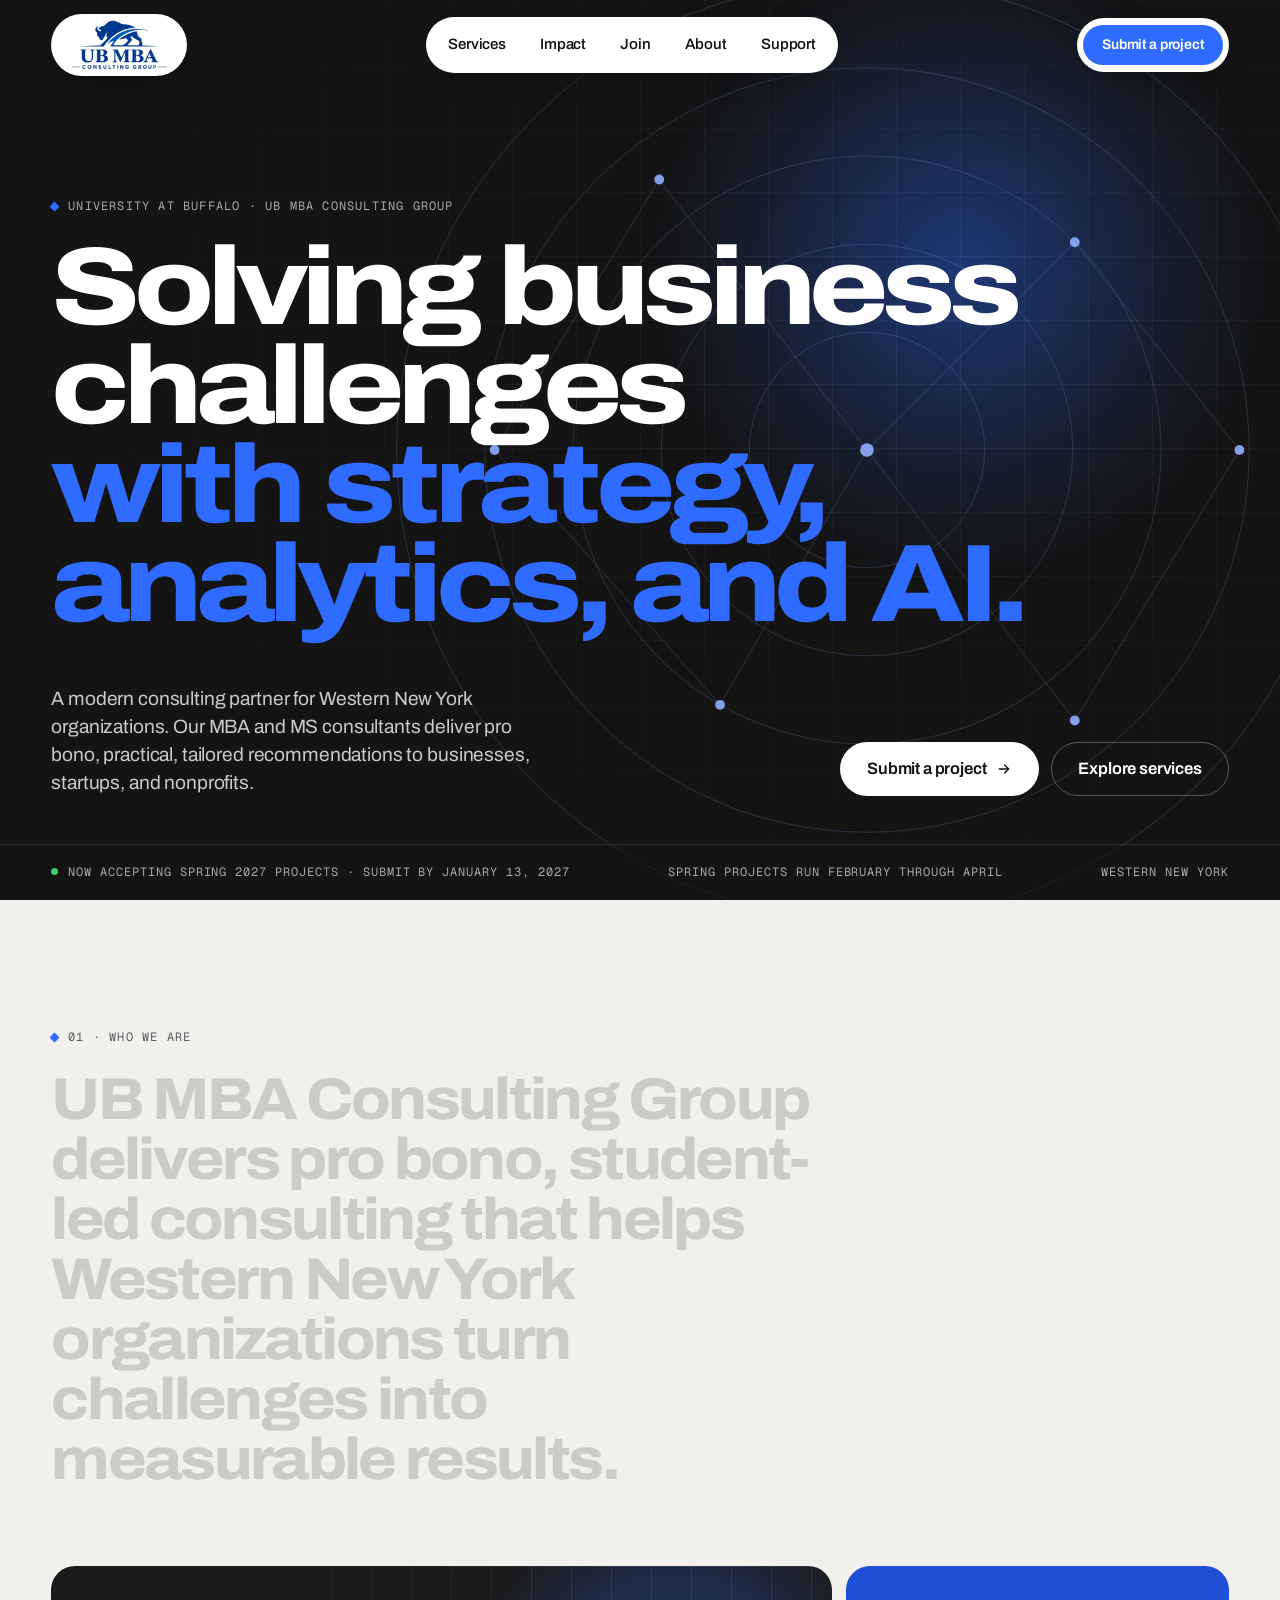
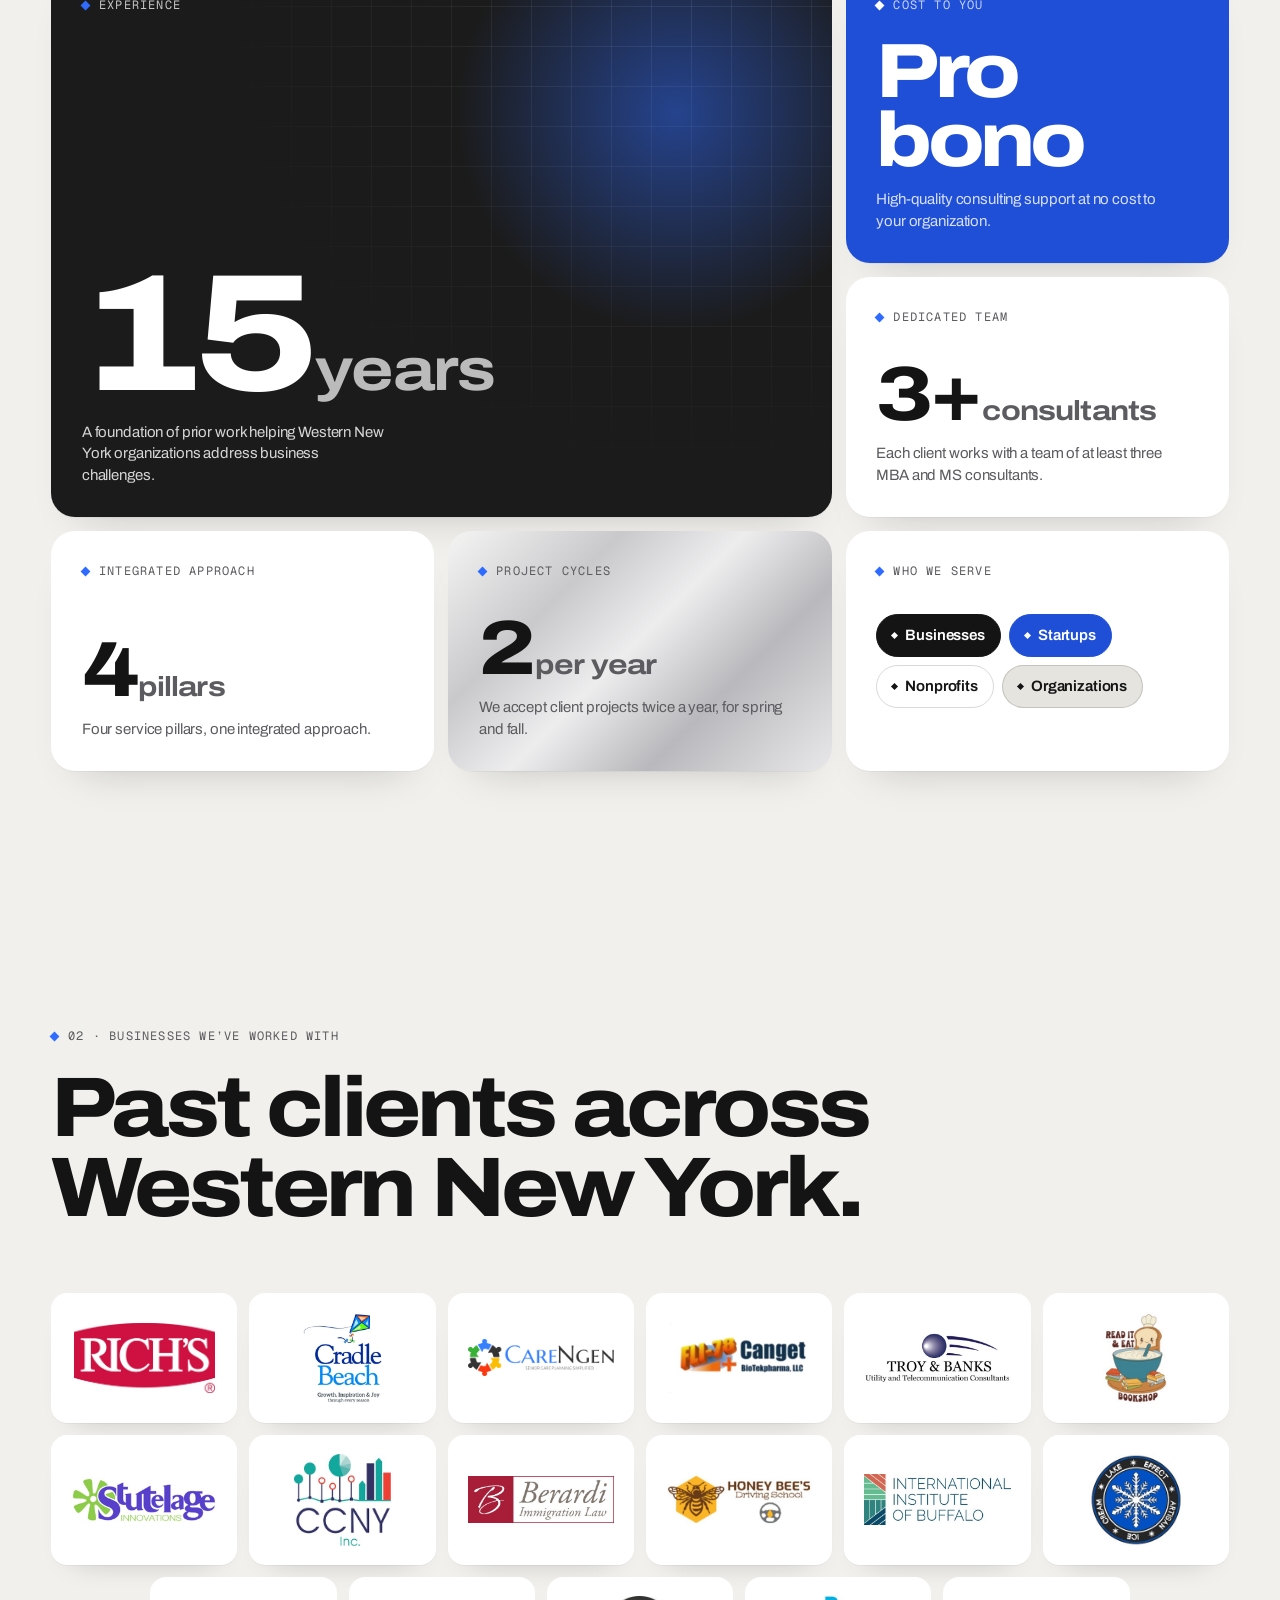
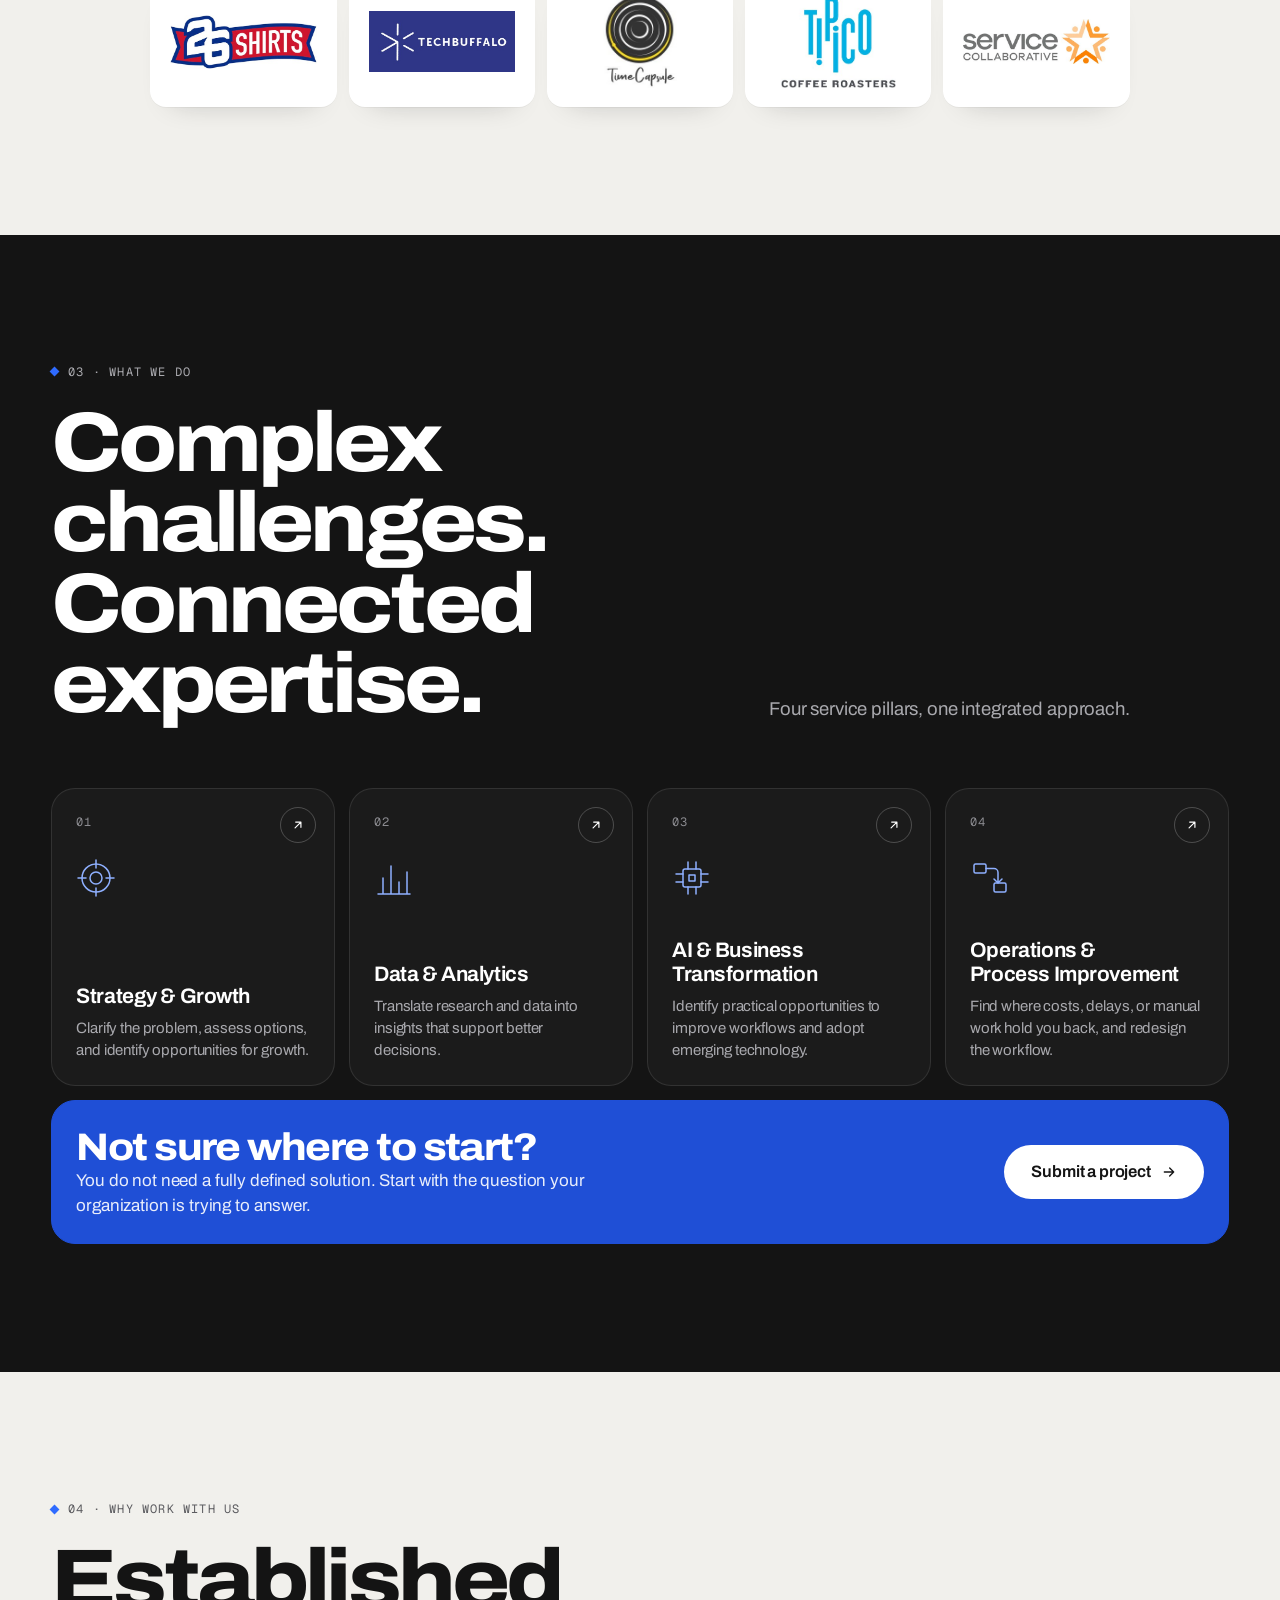
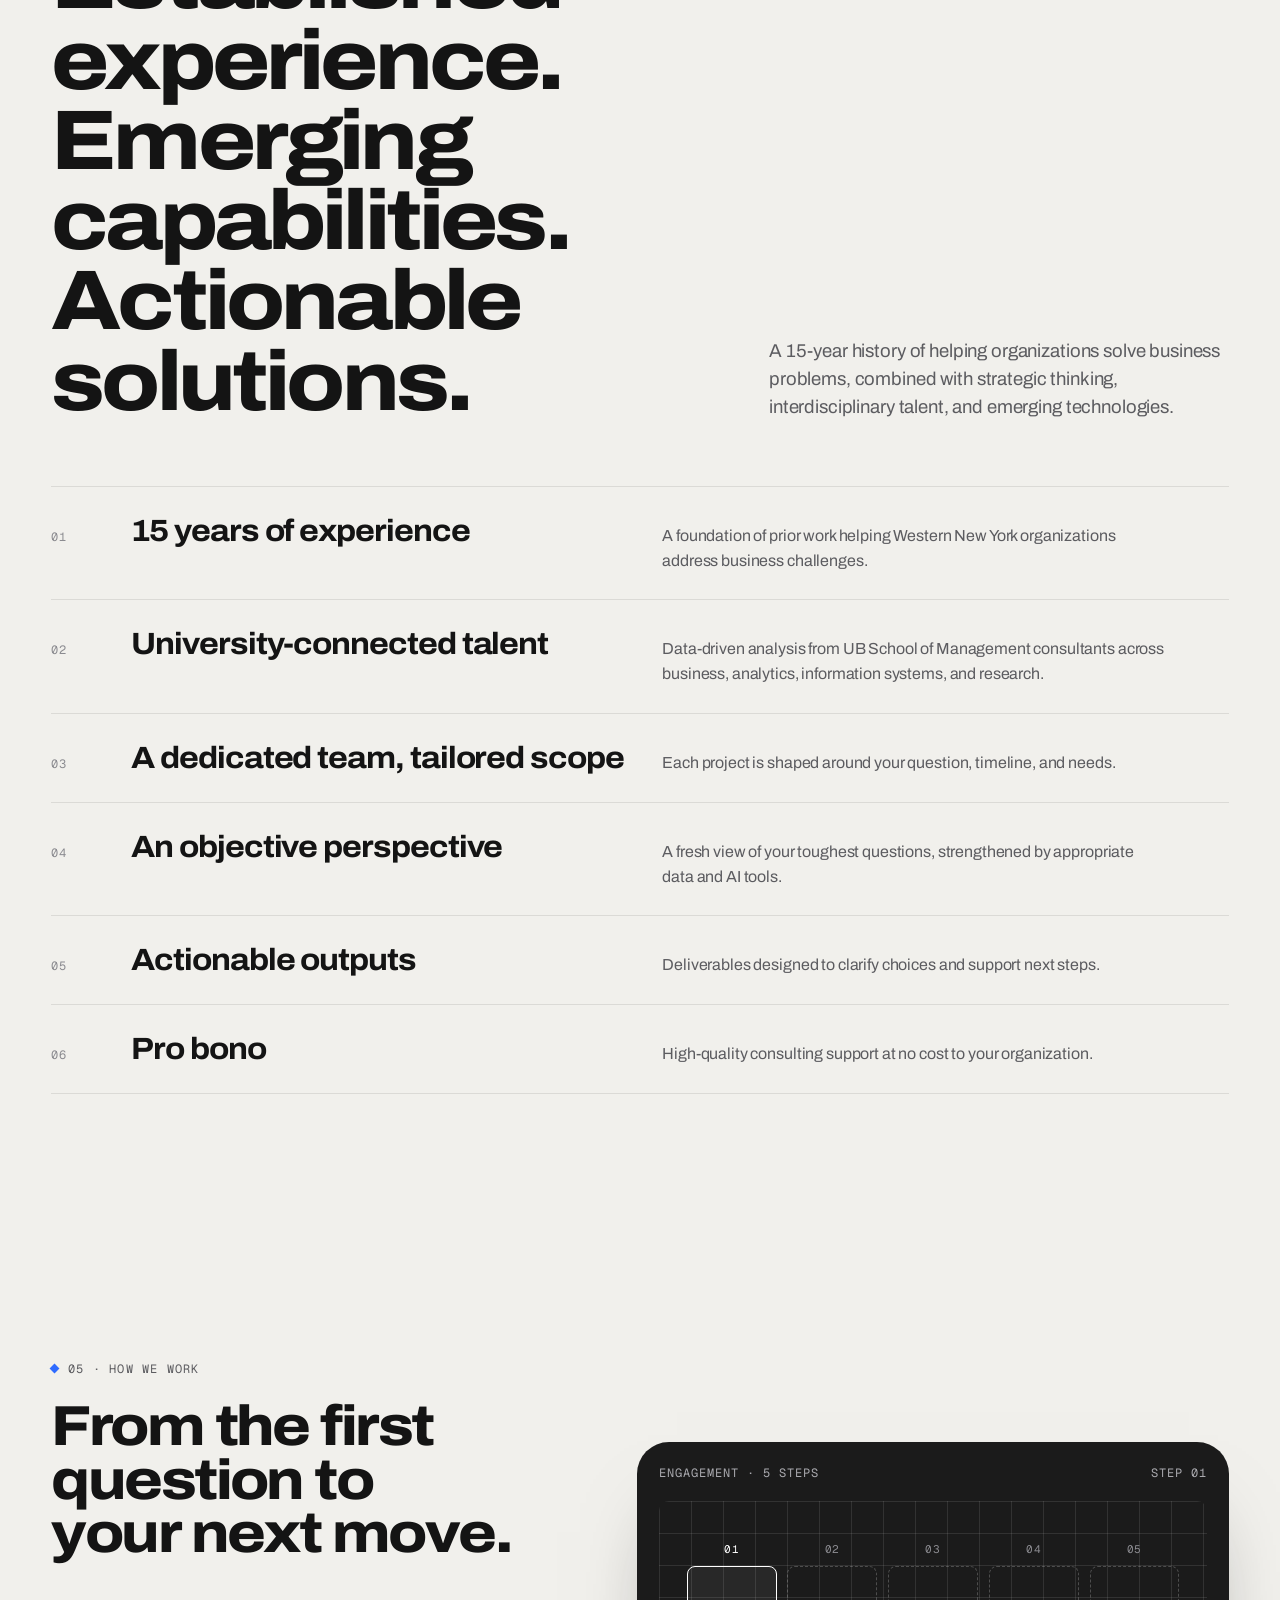
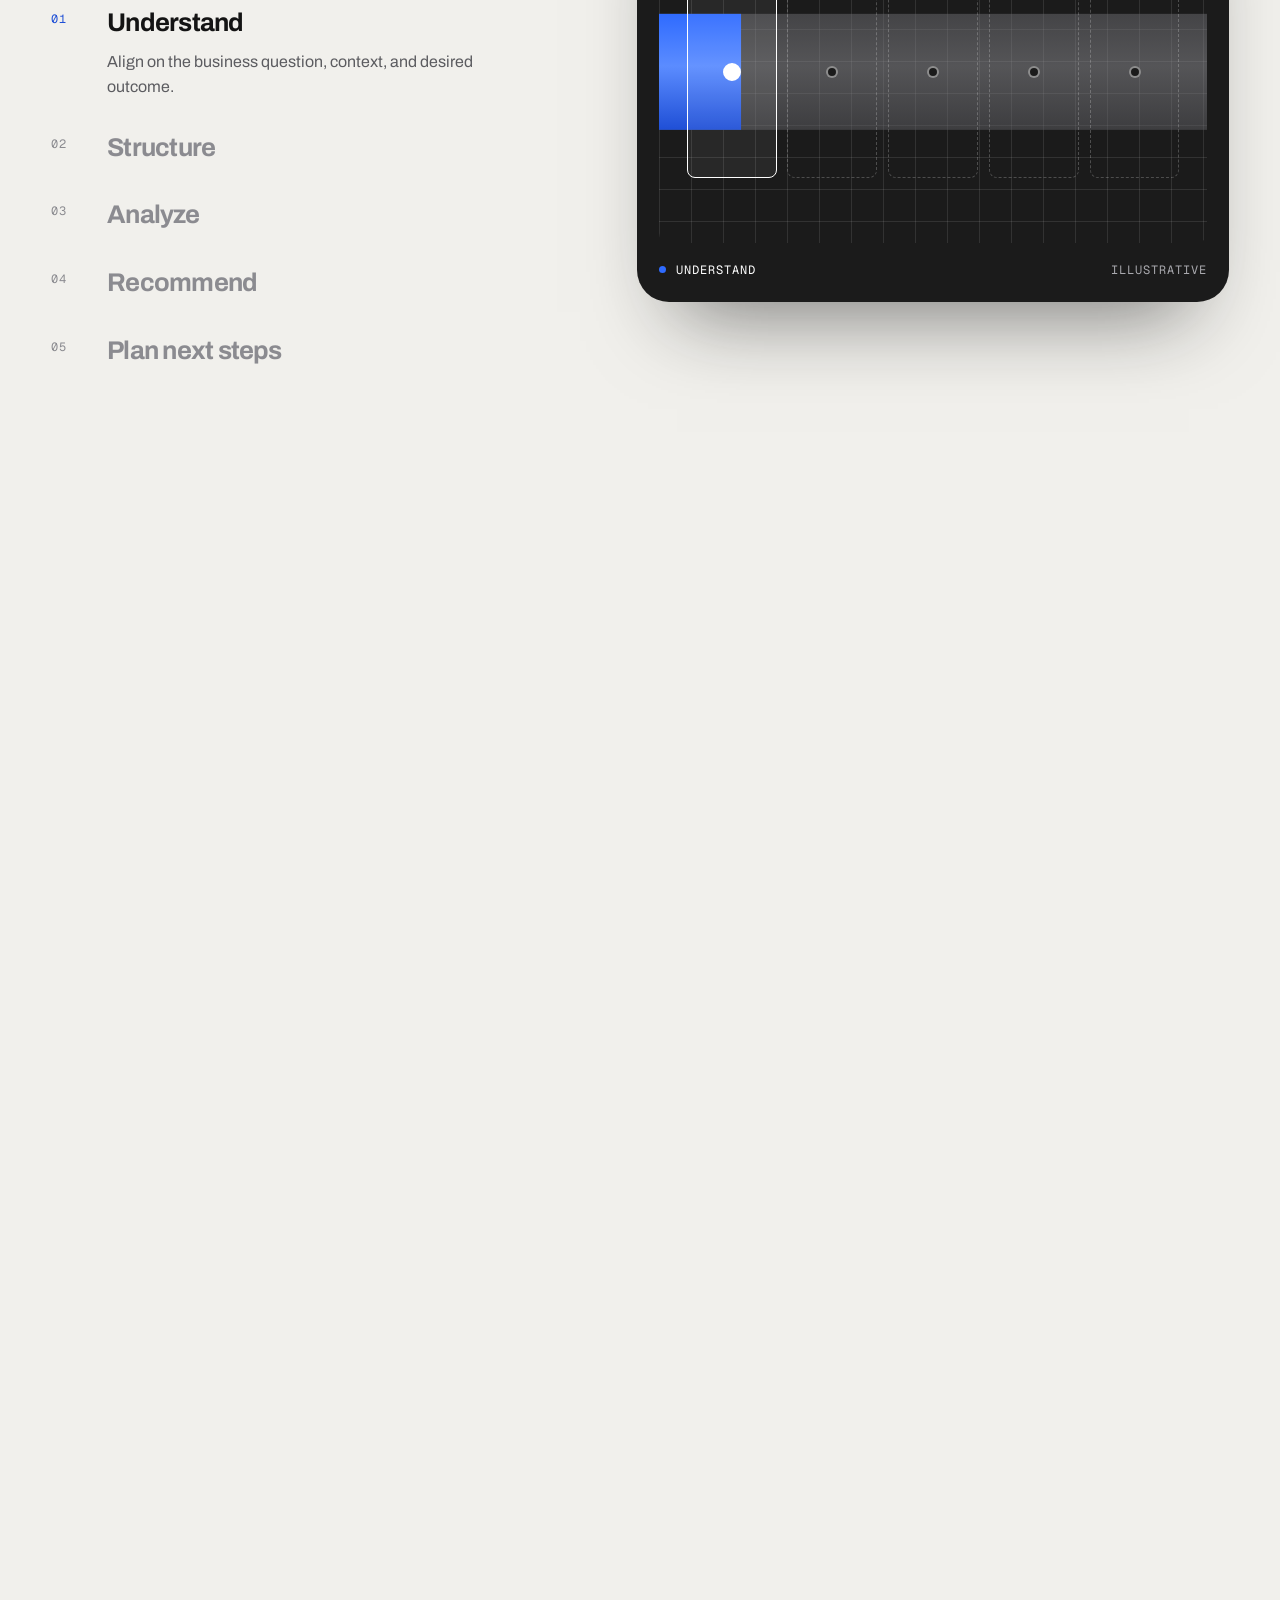
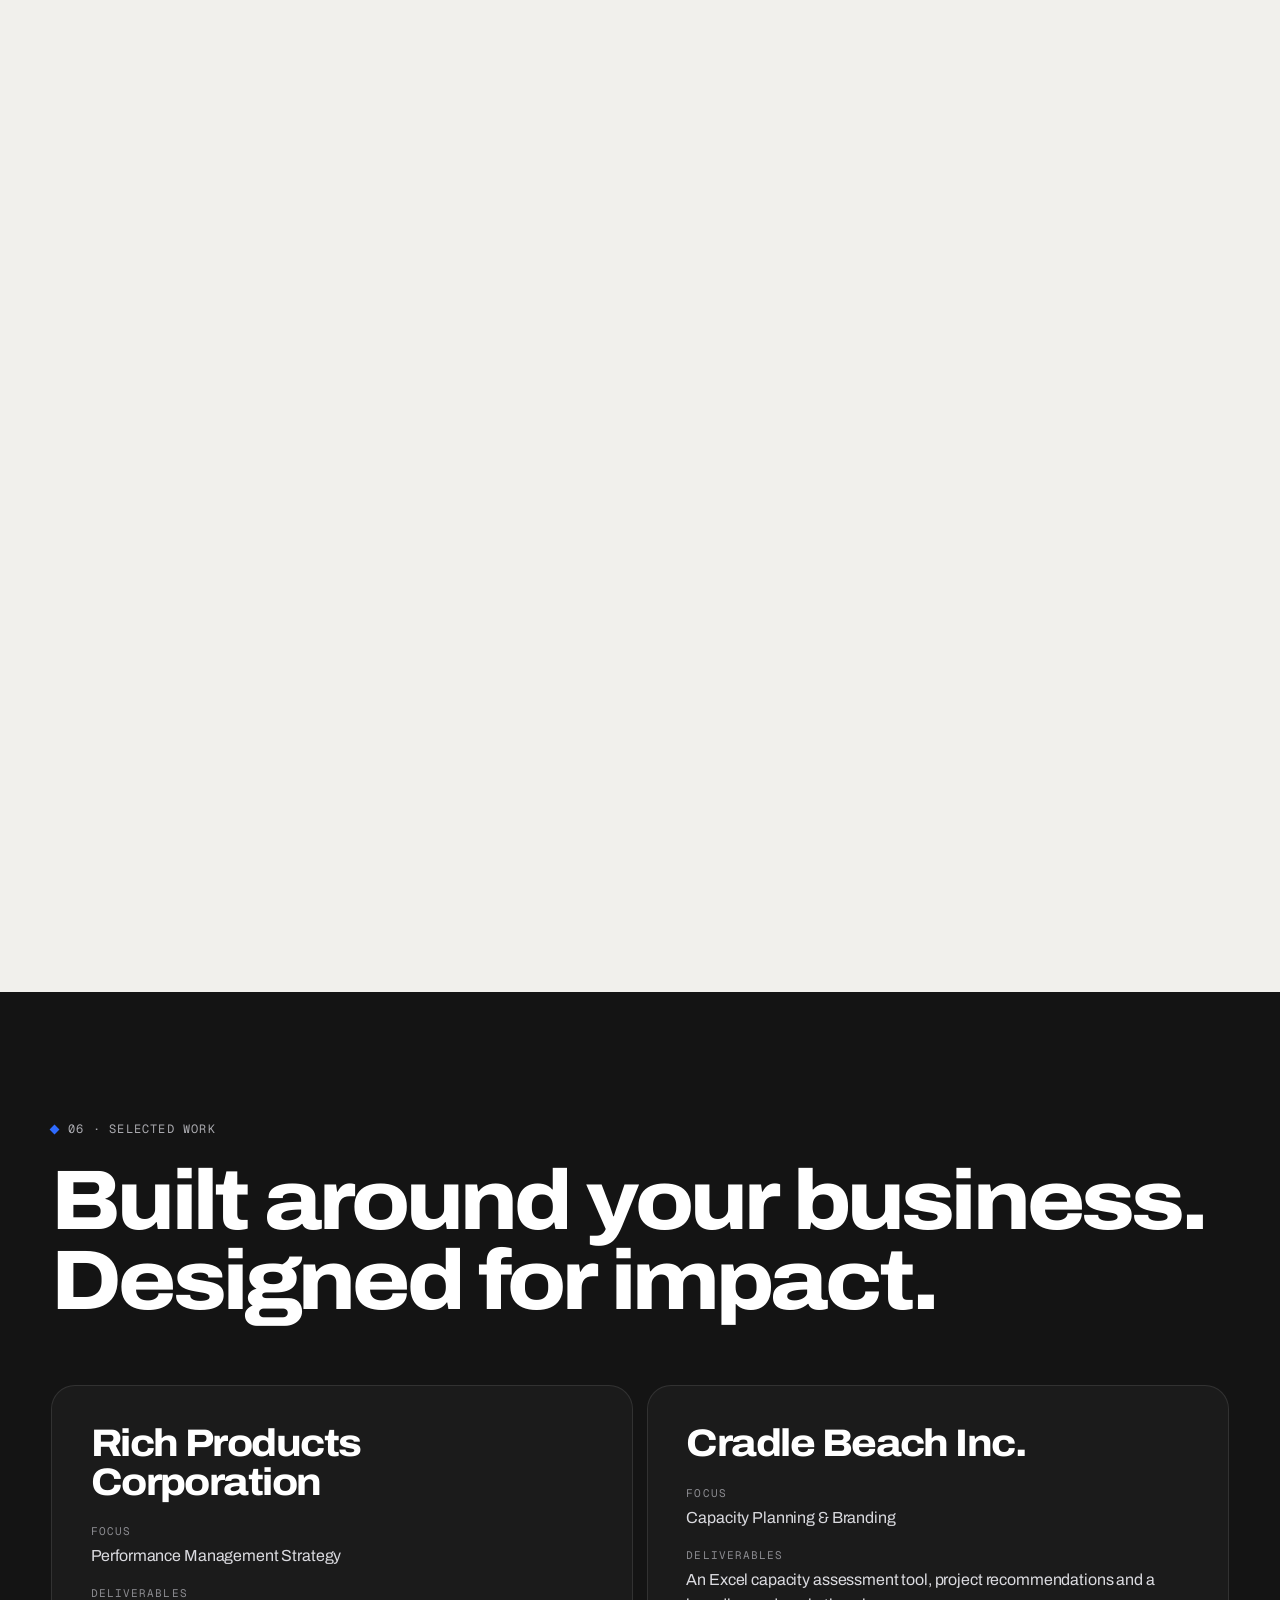
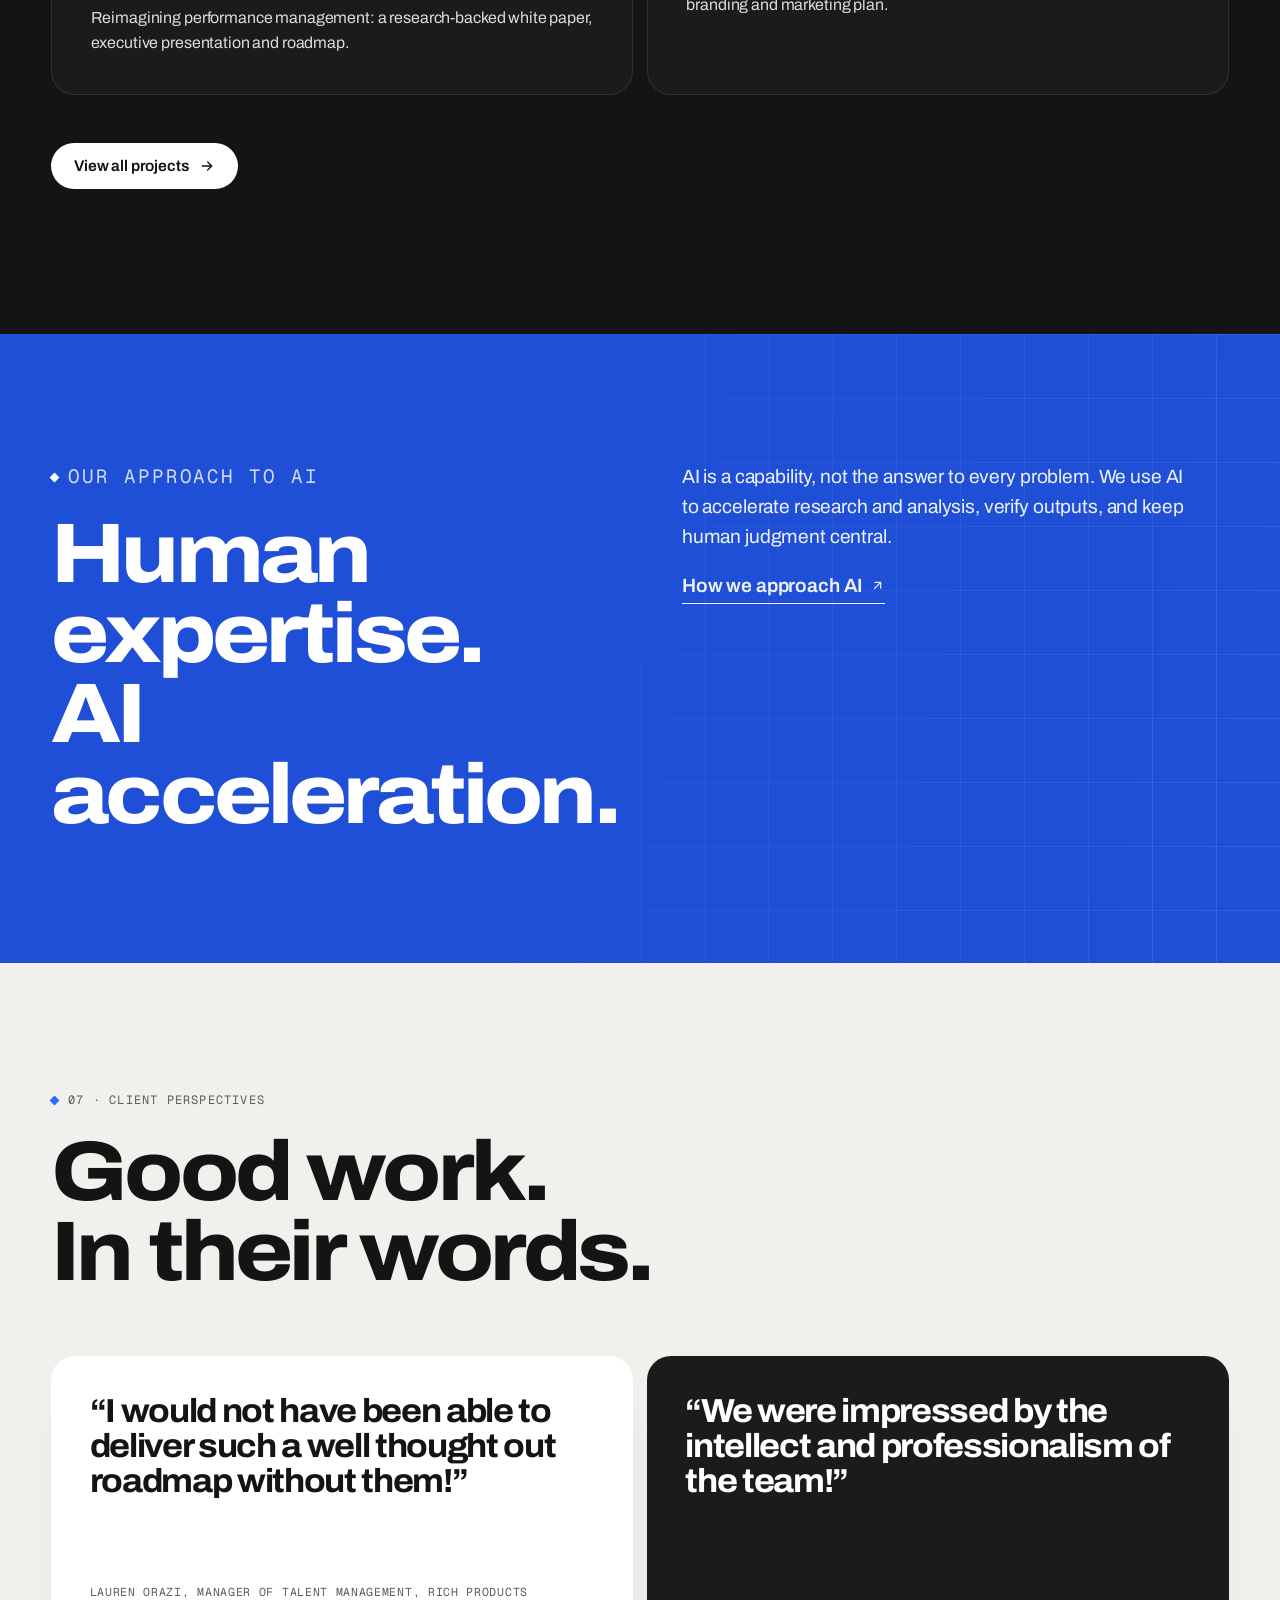
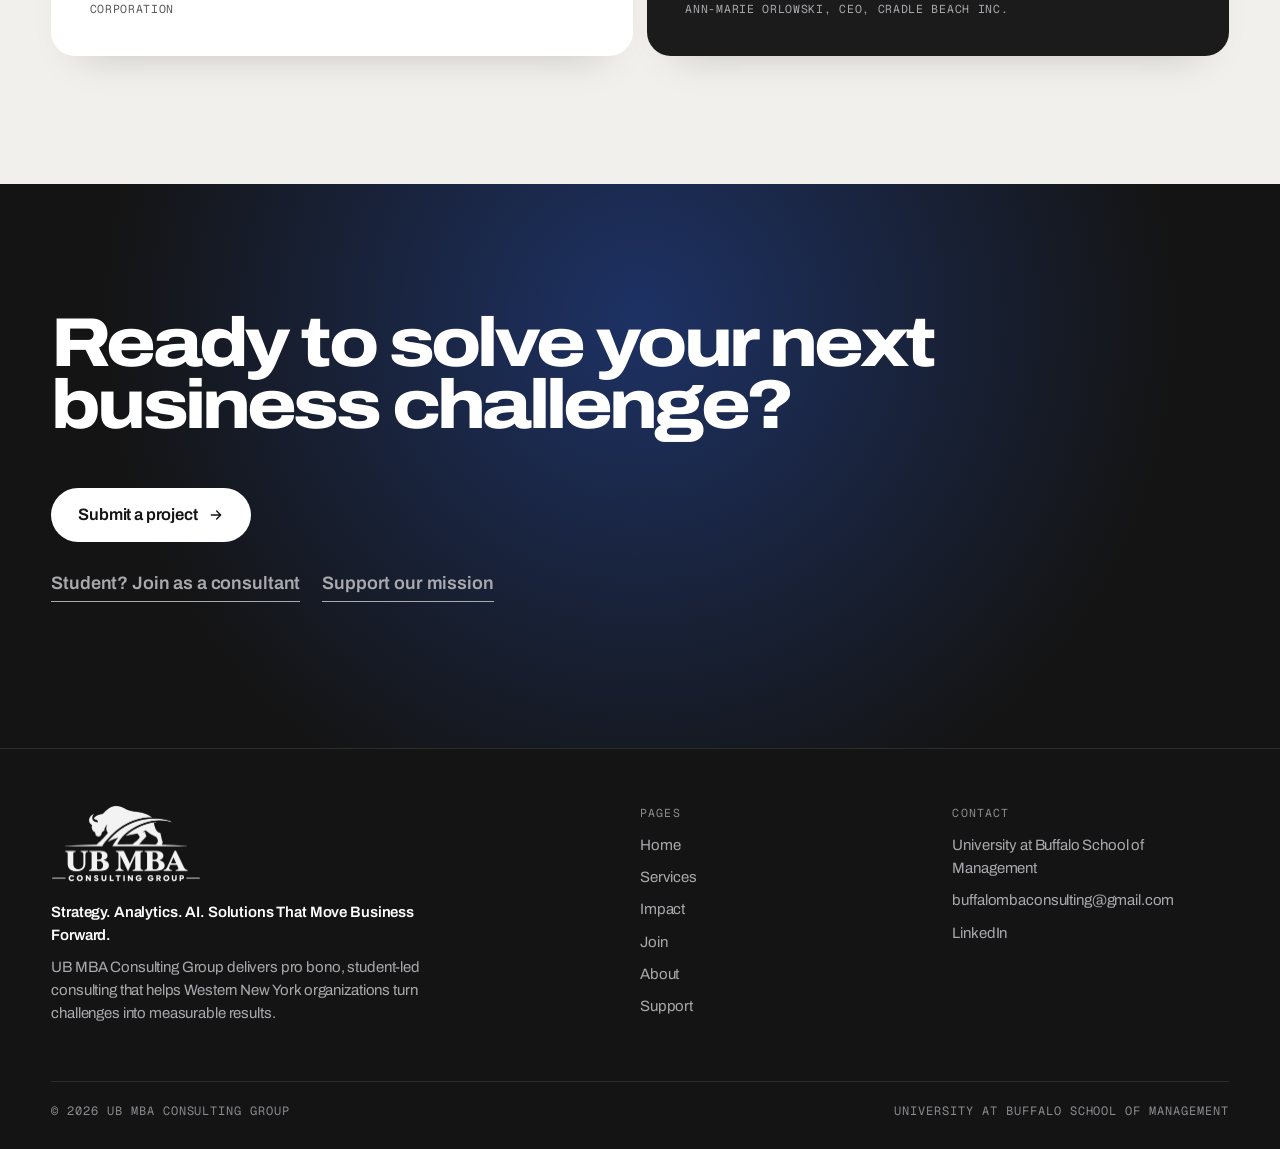
<file: index.html>
<!DOCTYPE html>
<html lang="en">
<head>
<meta charset="utf-8">
<meta name="viewport" content="width=device-width, initial-scale=1, viewport-fit=cover">
<meta name="theme-color" content="#141414">
<title>Home | UB MBA Consulting Group</title>
<meta name="description" content="A modern consulting partner for Western New York organizations. Our MBA and MS consultants deliver pro bono, practical, tailored recommendations to businesses, startups, and nonprofits.">
<link rel="icon" href="images/ubmcg-favicon.png">
<link rel="apple-touch-icon" href="images/ubmcg-favicon.png">
<link rel="preconnect" href="https://fonts.googleapis.com">
<link rel="preconnect" href="https://fonts.gstatic.com" crossorigin>
<link href="https://fonts.googleapis.com/css2?family=Archivo:wdth,wght@100..125,400..900&family=Geist+Mono:wght@400;500&display=swap" rel="stylesheet">
<link rel="stylesheet" href="styles.css?v=7">
<script>document.documentElement.classList.add("js");</script>
</head>
<body>
<a class="skip" href="#main">Skip to content</a>
<header class="nav">
  <div class="nav__bar">
    <!-- EDIT: logo file is images/ubmcg-logo.png -->
    <a class="nav__pill nav__logo" href="index.html"><img src="images/ubmcg-logo.png" alt="UB MBA Consulting Group" width="600" height="313"></a>
    <nav class="nav__pill nav__links" aria-label="Main"><a href="services.html">Services</a><a href="impact.html">Impact</a><a href="join.html">Join</a><a href="about.html">About</a><a href="support.html">Support</a></nav>
    <div class="nav__pill nav__actions">
      <a class="btn btn--blue btn--sm" href="submit.html">Submit a project</a>
      <button class="nav__menu" aria-expanded="false" aria-controls="nav-sheet">Menu</button>
    </div>
  </div>
  <nav class="nav__sheet" id="nav-sheet" aria-label="Mobile"><a href="services.html">Services<span>01</span></a><a href="impact.html">Impact<span>02</span></a><a href="join.html">Join<span>03</span></a><a href="about.html">About<span>04</span></a><a href="support.html">Support<span>05</span></a></nav>
</header>
<main id="main">
<section class="hero"><div class="hero__art"><div class="hero__glow"></div><div class="hero__grain"></div><svg class="hero__rings" viewBox="0 0 1000 1000" aria-hidden="true">
<circle cx="500" cy="500" r="120"/><circle cx="500" cy="500" r="210"/><circle cx="500" cy="500" r="300"/><circle cx="500" cy="500" r="390"/><circle cx="500" cy="500" r="480"/>
<path d="M500 500L712 288L880 500L712 776L500 500L288 224L120 500L350 760L500 500"/>
<circle class="node" cx="712" cy="288" r="5"/><circle class="node" cx="880" cy="500" r="5"/><circle class="node" cx="712" cy="776" r="5"/><circle class="node" cx="288" cy="224" r="5"/><circle class="node" cx="120" cy="500" r="5"/><circle class="node" cx="350" cy="760" r="5"/><circle class="node" cx="500" cy="500" r="7"/>
</svg></div>
<div class="wrap hero__inner">
  <p class="eyebrow" data-rise>University at Buffalo · UB MBA Consulting Group</p>
  <!-- EDIT: hero headline -->
  <h1 class="hero__title" data-lines><span class="ln"><span>Solving business challenges</span></span><span class="ln"><span class=hot>with strategy, analytics, and AI.</span></span></h1>
  <div class="hero__foot">
    <p class="hero__lede" data-rise style="--i:1">A modern consulting partner for Western New York organizations. Our MBA and MS consultants deliver pro bono, practical, tailored recommendations to businesses, startups, and nonprofits.</p>
    <div class="btn-row" data-rise style="--i:2"><a class="btn btn--light btn--lg" href="submit.html">Submit a project<svg viewBox="0 0 24 24" aria-hidden="true"><path d="M5 12h14M13 6l6 6-6 6"/></svg></a><a class="btn btn--ghost btn--lg" href="services.html">Explore services</a></div>
  </div>
</div><div class="hero__ticker"><div class="wrap hero__ticker-row mono"><!-- EDIT: announcement -->
  <p><span class="dot"></span>Now accepting spring 2027 projects · Submit by January 13, 2027</p><p class="hide-sm">Spring projects run February through April</p><p class="hide-sm">Western New York</p>
</div></div></section>
<section class="pad on-paper statement"><div class="wrap">
  <p class="eyebrow">01 · Who we are</p>
  <p class="statement__text" data-hot="measurable results.">UB MBA Consulting Group delivers pro bono, student-led consulting that helps Western New York organizations turn challenges into measurable results.</p>
  <div class="bento" data-stagger>
  <article class="tile tile--ink bento__a" data-pop><p class="eyebrow">Experience</p>
    <div><p class="tile__big"><span data-count="15">15</span><span class="tile__unit" style="color:rgba(255,255,255,.7)">years</span></p>
    <p class="tile__copy">A foundation of prior work helping Western New York organizations address business challenges.</p></div></article>
  <article class="tile tile--blue bento__b" data-pop><p class="eyebrow">Cost to you</p>
    <div><p class="tile__big tile__big--sm">Pro bono</p><p class="tile__copy">High-quality consulting support at no cost to your organization.</p></div></article>
  <article class="tile bento__c" data-pop><p class="eyebrow">Dedicated team</p>
    <div><p class="tile__big tile__big--sm"><span data-count="3">3</span>+<span class="tile__unit">consultants</span></p><p class="tile__copy">Each client works with a team of at least three MBA and MS consultants.</p></div></article>
  <article class="tile bento__d" data-pop><p class="eyebrow">Integrated approach</p>
    <div><p class="tile__big tile__big--sm"><span data-count="4">4</span><span class="tile__unit">pillars</span></p><p class="tile__copy">Four service pillars, one integrated approach.</p></div></article>
  <article class="tile tile--metal bento__e" data-pop><p class="eyebrow">Project cycles</p>
    <div><p class="tile__big tile__big--sm"><span data-count="2">2</span><span class="tile__unit">per year</span></p><p class="tile__copy">We accept client projects twice a year, for spring and fall.</p></div></article>
  <article class="tile bento__f" data-pop><p class="eyebrow">Who we serve</p>
    <div class="pills"><span class="pill pill--ink">Businesses</span><span class="pill pill--blue">Startups</span><span class="pill">Nonprofits</span><span class="pill pill--steel">Organizations</span></div></article>
</div>
</div></section>
<section class="pad on-paper clients"><div class="wrap">
  <div class="section-head ">
  <div><p class="eyebrow">02 · Businesses we’ve worked with</p><h2 class="h1" data-lines><span class="ln"><span>Past clients across</span></span><span class="ln"><span>Western New York.</span></span></h2></div>
</div>
  <ul class="logo-wall" data-stagger><li class="client-logo"><img src="images/client-rich-products.jpg" alt="Rich Products Corporation" loading="lazy"></li><li class="client-logo"><img src="images/client-cradle-beach.jpg" alt="Cradle Beach" loading="lazy"></li><li class="client-logo"><img src="images/client-carengen.png" alt="CareNgen" loading="lazy"></li><li class="client-logo"><img src="images/clients/canget.jpg" alt="Canget BioTekpharma" loading="lazy"></li><li class="client-logo"><img src="images/clients/troy-banks.jpg" alt="Troy &amp; Banks" loading="lazy"></li><li class="client-logo"><img src="images/clients/read-it-and-eat.jpg" alt="Read It &amp; Eat Bookshop" loading="lazy"></li><li class="client-logo"><img src="images/clients/stutelage.jpg" alt="Stutelage Innovations" loading="lazy"></li><li class="client-logo"><img src="images/clients/ccny.jpg" alt="CCNY Inc." loading="lazy"></li><li class="client-logo"><img src="images/clients/berardi.jpg" alt="Berardi Immigration Law" loading="lazy"></li><li class="client-logo"><img src="images/clients/honey-bees.jpg" alt="Honey Bee&#x27;s Driving School" loading="lazy"></li><li class="client-logo"><img src="images/clients/iib.jpg" alt="International Institute of Buffalo" loading="lazy"></li><li class="client-logo"><img src="images/clients/lake-effect.jpg" alt="Lake Effect Artisan Ice Cream" loading="lazy"></li><li class="client-logo"><img src="images/clients/26-shirts.jpg" alt="26 Shirts" loading="lazy"></li><li class="client-logo"><img src="images/clients/techbuffalo.jpg" alt="TechBuffalo" loading="lazy"></li><li class="client-logo"><img src="images/clients/time-capsule.jpg" alt="Time Capsule" loading="lazy"></li><li class="client-logo"><img src="images/clients/tipico.jpg" alt="Tipico Coffee Roasters" loading="lazy"></li><li class="client-logo"><img src="images/clients/service-collaborative.jpg" alt="Service Collaborative of WNY" loading="lazy"></li></ul>
</div></section>
<section class="pad on-ink"><div class="wrap">
  <div class="section-head section-head--row">
  <div><p class="eyebrow">03 · What we do</p><h2 class="h1" data-lines><span class="ln"><span>Complex challenges.</span></span><span class="ln"><span>Connected expertise.</span></span></h2></div><p class="lede" data-rise style="--i:1">Four service pillars, one integrated approach.</p>
</div>
  <div class="card-grid" data-stagger><article class="card " data-pop><span class="card__no">01</span><span class="card__go" aria-hidden="true"><svg viewBox="0 0 24 24" aria-hidden="true"><path d="M7 17L17 7M8 7h9v9"/></svg></span><div class="card__ic"><svg viewBox="0 0 40 40" aria-hidden="true"><circle cx="20" cy="20" r="14"/><circle cx="20" cy="20" r="6"/><path d="M20 2v8M20 30v8M2 20h8M30 20h8"/></svg></div><h3><a href="services.html#strategy">Strategy &amp; Growth</a></h3><p>Clarify the problem, assess options, and identify opportunities for growth.</p></article><article class="card " data-pop><span class="card__no">02</span><span class="card__go" aria-hidden="true"><svg viewBox="0 0 24 24" aria-hidden="true"><path d="M7 17L17 7M8 7h9v9"/></svg></span><div class="card__ic"><svg viewBox="0 0 40 40" aria-hidden="true"><path d="M4 36h32M9 36V20M17 36V8M25 36V24M33 36V14"/></svg></div><h3><a href="services.html#data">Data &amp; Analytics</a></h3><p>Translate research and data into insights that support better decisions.</p></article><article class="card " data-pop><span class="card__no">03</span><span class="card__go" aria-hidden="true"><svg viewBox="0 0 24 24" aria-hidden="true"><path d="M7 17L17 7M8 7h9v9"/></svg></span><div class="card__ic"><svg viewBox="0 0 40 40" aria-hidden="true"><rect x="11" y="11" width="18" height="18" rx="2"/><path d="M16 4v7M24 4v7M16 29v7M24 29v7M4 16h7M4 24h7M29 16h7M29 24h7"/><rect x="17" y="17" width="6" height="6"/></svg></div><h3><a href="services.html#ai-services">AI &amp; Business Transformation</a></h3><p>Identify practical opportunities to improve workflows and adopt emerging technology.</p></article><article class="card " data-pop><span class="card__no">04</span><span class="card__go" aria-hidden="true"><svg viewBox="0 0 24 24" aria-hidden="true"><path d="M7 17L17 7M8 7h9v9"/></svg></span><div class="card__ic"><svg viewBox="0 0 40 40" aria-hidden="true"><rect x="4" y="6" width="12" height="9" rx="1.5"/><rect x="24" y="25" width="12" height="9" rx="1.5"/><path d="M16 10.500h8a4 4 0 0 1 4 4V25M24 21l4 4 4-4"/></svg></div><h3><a href="services.html#operations">Operations &amp; Process Improvement</a></h3><p>Find where costs, delays, or manual work hold you back, and redesign the workflow.</p></article><article class="card card--cta" data-pop><div><h3>Not sure where to start?</h3><p>You do not need a fully defined solution. Start with the question your organization is trying to answer.</p></div><a class="btn btn--light btn--lg" href="submit.html">Submit a project<svg viewBox="0 0 24 24" aria-hidden="true"><path d="M5 12h14M13 6l6 6-6 6"/></svg></a></article></div>
</div></section>
<section class="pad on-paper"><div class="wrap">
  <div class="section-head section-head--row">
  <div><p class="eyebrow">04 · Why work with us</p><h2 class="h1" data-lines><span class="ln"><span>Established experience.</span></span><span class="ln"><span>Emerging capabilities.</span></span><span class="ln"><span>Actionable solutions.</span></span></h2></div><p class="lede" data-rise style="--i:1">A 15-year history of helping organizations solve business problems, combined with strategic thinking, interdisciplinary talent, and emerging technologies.</p>
</div>
  <div class="rows" data-stagger><div class="row" data-rise><span class="row__no">01</span><h3>15 years of experience</h3><p>A foundation of prior work helping Western New York organizations address business challenges.</p></div><div class="row" data-rise><span class="row__no">02</span><h3>University-connected talent</h3><p>Data-driven analysis from UB School of Management consultants across business, analytics, information systems, and research.</p></div><div class="row" data-rise><span class="row__no">03</span><h3>A dedicated team, tailored scope</h3><p>Each project is shaped around your question, timeline, and needs.</p></div><div class="row" data-rise><span class="row__no">04</span><h3>An objective perspective</h3><p>A fresh view of your toughest questions, strengthened by appropriate data and AI tools.</p></div><div class="row" data-rise><span class="row__no">05</span><h3>Actionable outputs</h3><p>Deliverables designed to clarify choices and support next steps.</p></div><div class="row" data-rise><span class="row__no">06</span><h3>Pro bono</h3><p>High-quality consulting support at no cost to your organization.</p></div></div>
</div></section>
<section class="proc proc--pin on-paper" style="--steps:5">
<div class="proc__sticky"><div class="wrap proc__grid">
  <div>
    <p class="eyebrow">05 · How we work</p>
    <h2 class="h1">From the first question to your next move.</h2>
    <ol class="proc__steps"><li><button type="button" class="pstep" data-title="Understand"><span class="pstep__no">01</span><span class="pstep__t">Understand</span><span class="pstep__d"><p>Align on the business question, context, and desired outcome.</p></span></button></li><li><button type="button" class="pstep" data-title="Structure"><span class="pstep__no">02</span><span class="pstep__t">Structure</span><span class="pstep__d"><p>Define scope, workstreams, timeline, and deliverables.</p></span></button></li><li><button type="button" class="pstep" data-title="Analyze"><span class="pstep__no">03</span><span class="pstep__t">Analyze</span><span class="pstep__d"><p>Conduct research, assess data, test assumptions, and compare options.</p></span></button></li><li><button type="button" class="pstep" data-title="Recommend"><span class="pstep__no">04</span><span class="pstep__t">Recommend</span><span class="pstep__d"><p>Prioritize findings and develop actionable recommendations.</p></span></button></li><li><button type="button" class="pstep" data-title="Plan next steps"><span class="pstep__no">05</span><span class="pstep__t">Plan next steps</span><span class="pstep__d"><p>Outline owners, milestones, resources, risks, and success measures.</p></span></button></li></ol>
  </div>
  <div class="dia" aria-hidden="true">
    <div class="dia__head mono"><p>Engagement · 5 steps</p><p>Step <span class="dia__count">01</span></p></div>
    <div class="dia__stage" style="--n:5"><div class="dia__track"></div><div class="dia__fill"></div><div class="dia__stations"><div class="st"><span>01</span></div><div class="st"><span>02</span></div><div class="st"><span>03</span></div><div class="st"><span>04</span></div><div class="st"><span>05</span></div></div></div>
    <div class="dia__foot mono"><p class="dia__status"><span class="dot"></span><span class="dia__status-t">Understand</span></p><p>Illustrative</p></div>
  </div>
</div></div></section>
<section class="pad on-ink"><div class="wrap">
  <div class="section-head ">
  <div><p class="eyebrow">06 · Selected work</p><h2 class="h1" data-lines><span class="ln"><span>Built around your business.</span></span><span class="ln"><span>Designed for impact.</span></span></h2></div>
</div>
  <div class="two" data-stagger><article class="case" data-pop>
  <h3>Rich Products Corporation</h3>
  <dl><div><dt>Focus</dt><dd>Performance Management Strategy</dd></div><div><dt>Deliverables</dt><dd>Reimagining performance management: a research-backed white paper, executive presentation and roadmap.</dd></div></dl>
</article><article class="case" data-pop>
  <h3>Cradle Beach Inc.</h3>
  <dl><div><dt>Focus</dt><dd>Capacity Planning &amp; Branding</dd></div><div><dt>Deliverables</dt><dd>An Excel capacity assessment tool, project recommendations and a branding and marketing plan.</dd></div></dl>
</article></div>
  <p class="mt-l" data-rise><a class="btn btn--light" href="impact.html">View all projects<svg viewBox="0 0 24 24" aria-hidden="true"><path d="M5 12h14M13 6l6 6-6 6"/></svg></a></p>
</div></section>
<section class="band pad"><div class="wrap band__grid">
  <div><p class="eyebrow">Our approach to AI</p><h2 class="h1" data-lines><span class="ln"><span>Human expertise.</span></span><span class="ln"><span>AI acceleration.</span></span></h2></div>
  <div data-rise><p>AI is a capability, not the answer to every problem. We use AI to accelerate research and analysis, verify outputs, and keep human judgment central.</p>
  <p><a class="textlink" href="services.html#ai">How we approach AI<svg viewBox="0 0 24 24" aria-hidden="true"><path d="M7 17L17 7M8 7h9v9"/></svg></a></p></div>
</div></section>
<section class="pad on-paper"><div class="wrap">
  <div class="section-head ">
  <div><p class="eyebrow">07 · Client perspectives</p><h2 class="h1" data-lines><span class="ln"><span>Good work.</span></span><span class="ln"><span>In their words.</span></span></h2></div>
</div>
  <div class="two" data-stagger><!-- EDIT: testimonials, keep word for word -->
    <blockquote class="quote" data-pop><p>“I would not have been able to deliver such a well thought out roadmap without them!”</p><footer>Lauren Orazi, Manager of Talent Management, Rich Products Corporation</footer></blockquote>
    <blockquote class="quote quote--ink" data-pop><p>“We were impressed by the intellect and professionalism of the team!”</p><footer>Ann-Marie Orlowski, CEO, Cradle Beach Inc.</footer></blockquote>
  </div>
</div></section>
<section class="closer pad closer--long"><div class="wrap">
  <h2 class="closer__title" data-lines><span class="ln"><span>Ready to solve your next</span></span><span class="ln"><span class=hot>business challenge?</span></span></h2>
  
  <div class="btn-row" data-rise style="--i:1"><a class="btn btn--light btn--lg" href="submit.html">Submit a project<svg viewBox="0 0 24 24" aria-hidden="true"><path d="M5 12h14M13 6l6 6-6 6"/></svg></a></div>
  <p class="closer__links" data-rise style="--i:2"><a class="textlink" href="join.html">Student? Join as a consultant</a><a class="textlink" href="support.html">Support our mission</a></p>
</div></section>
</main>
<footer class="footer">
  <div class="wrap">
    <div class="footer__grid">
      <div>
        <img class="footer__logo" src="images/ubmcg-logo-white.png" alt="UB MBA Consulting Group" width="600" height="313">
        <p class="footer__tag">Strategy. Analytics. AI. Solutions That Move Business Forward.</p>
        <p>UB MBA Consulting Group delivers pro bono, student-led consulting that helps Western New York organizations turn challenges into measurable results.</p>
      </div>
      <div>
        <h2>Pages</h2>
        <ul><li><a href="index.html">Home</a></li><li><a href="services.html">Services</a></li><li><a href="impact.html">Impact</a></li><li><a href="join.html">Join</a></li><li><a href="about.html">About</a></li><li><a href="support.html">Support</a></li></ul>
      </div>
      <div>
        <h2>Contact</h2>
        <ul><!-- EDIT: club email and LinkedIn -->
          <li>University at Buffalo School of Management</li>
          <li><a href="mailto:buffalombaconsulting@gmail.com">buffalombaconsulting@gmail.com</a></li>
          <li><a href="https://www.linkedin.com/company/ub-mba-consulting" target="_blank" rel="noopener">LinkedIn</a></li>
        </ul>
      </div>
    </div>
    <div class="footer__bottom mono"><p>© 2026 UB MBA Consulting Group</p><p>University at Buffalo School of Management</p></div>
  </div>
</footer>
<script src="script.js?v=7" defer></script>
</body>
</html>
</file>
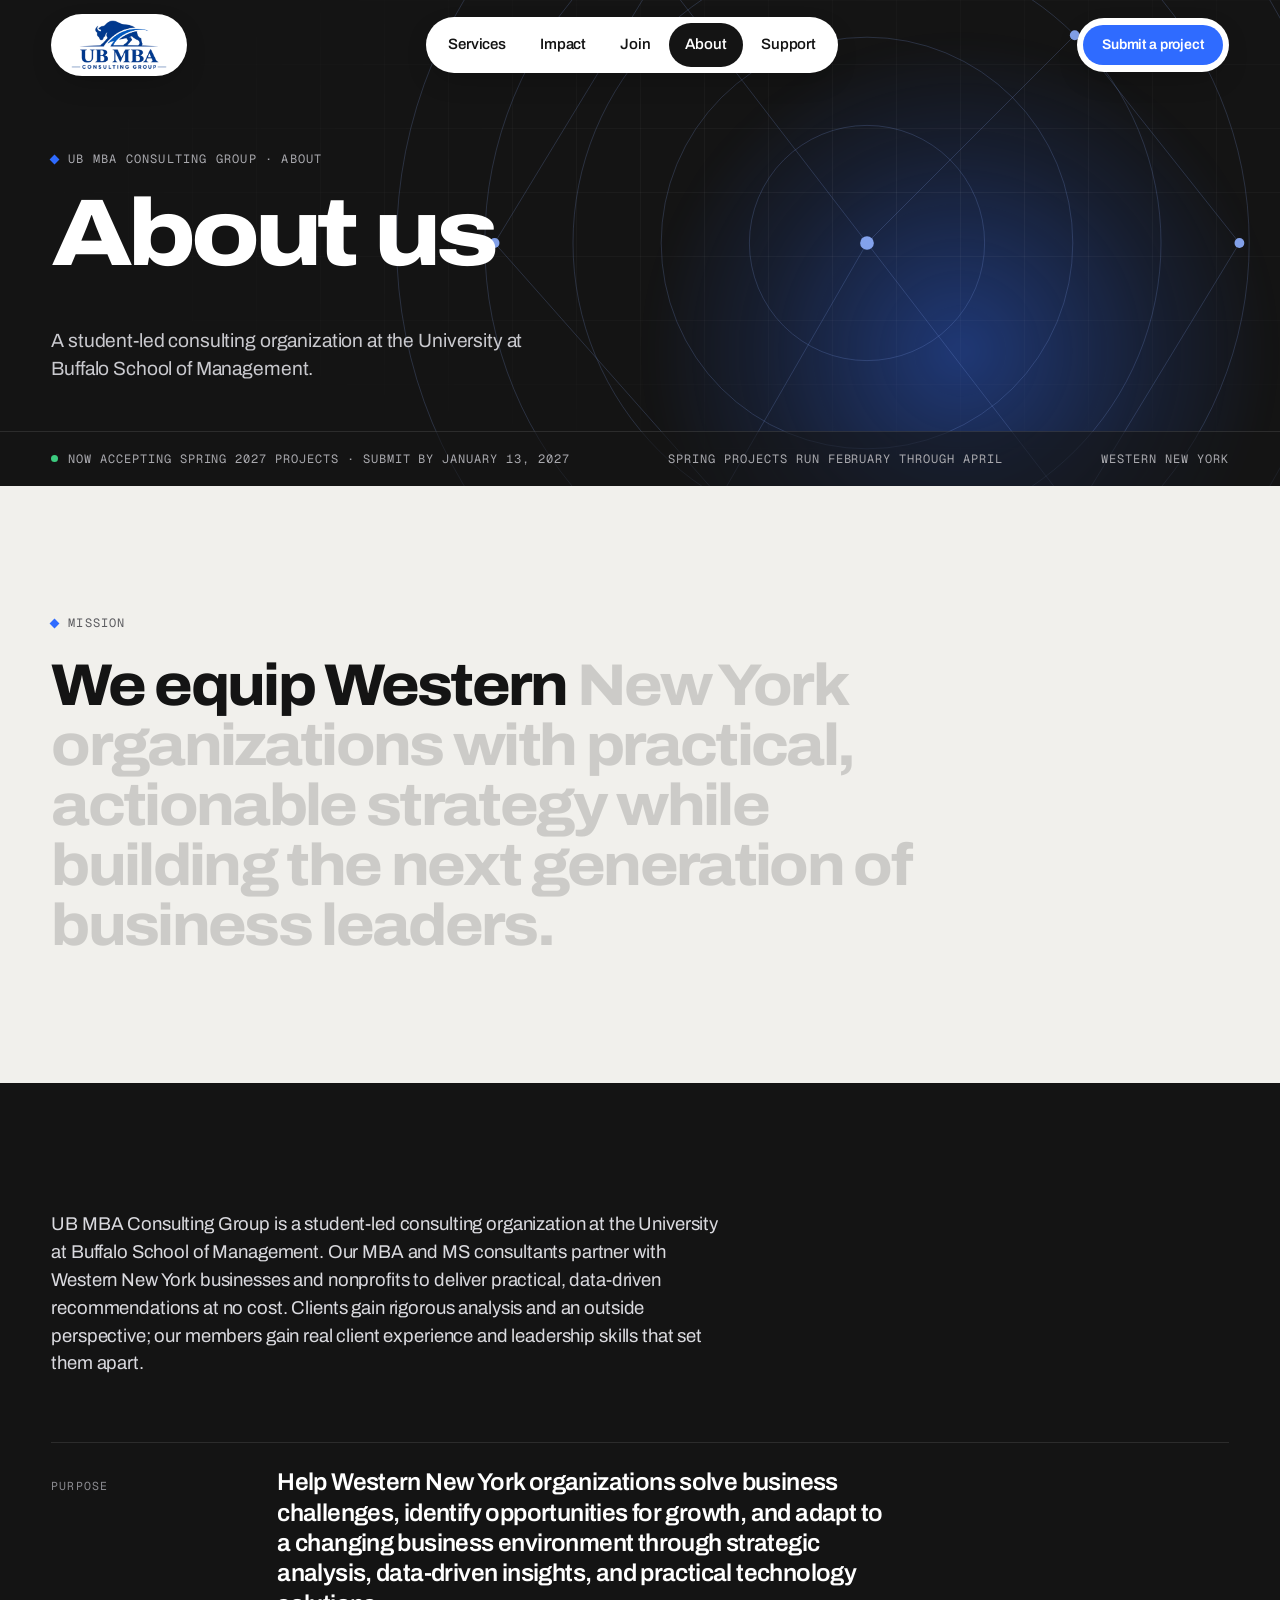
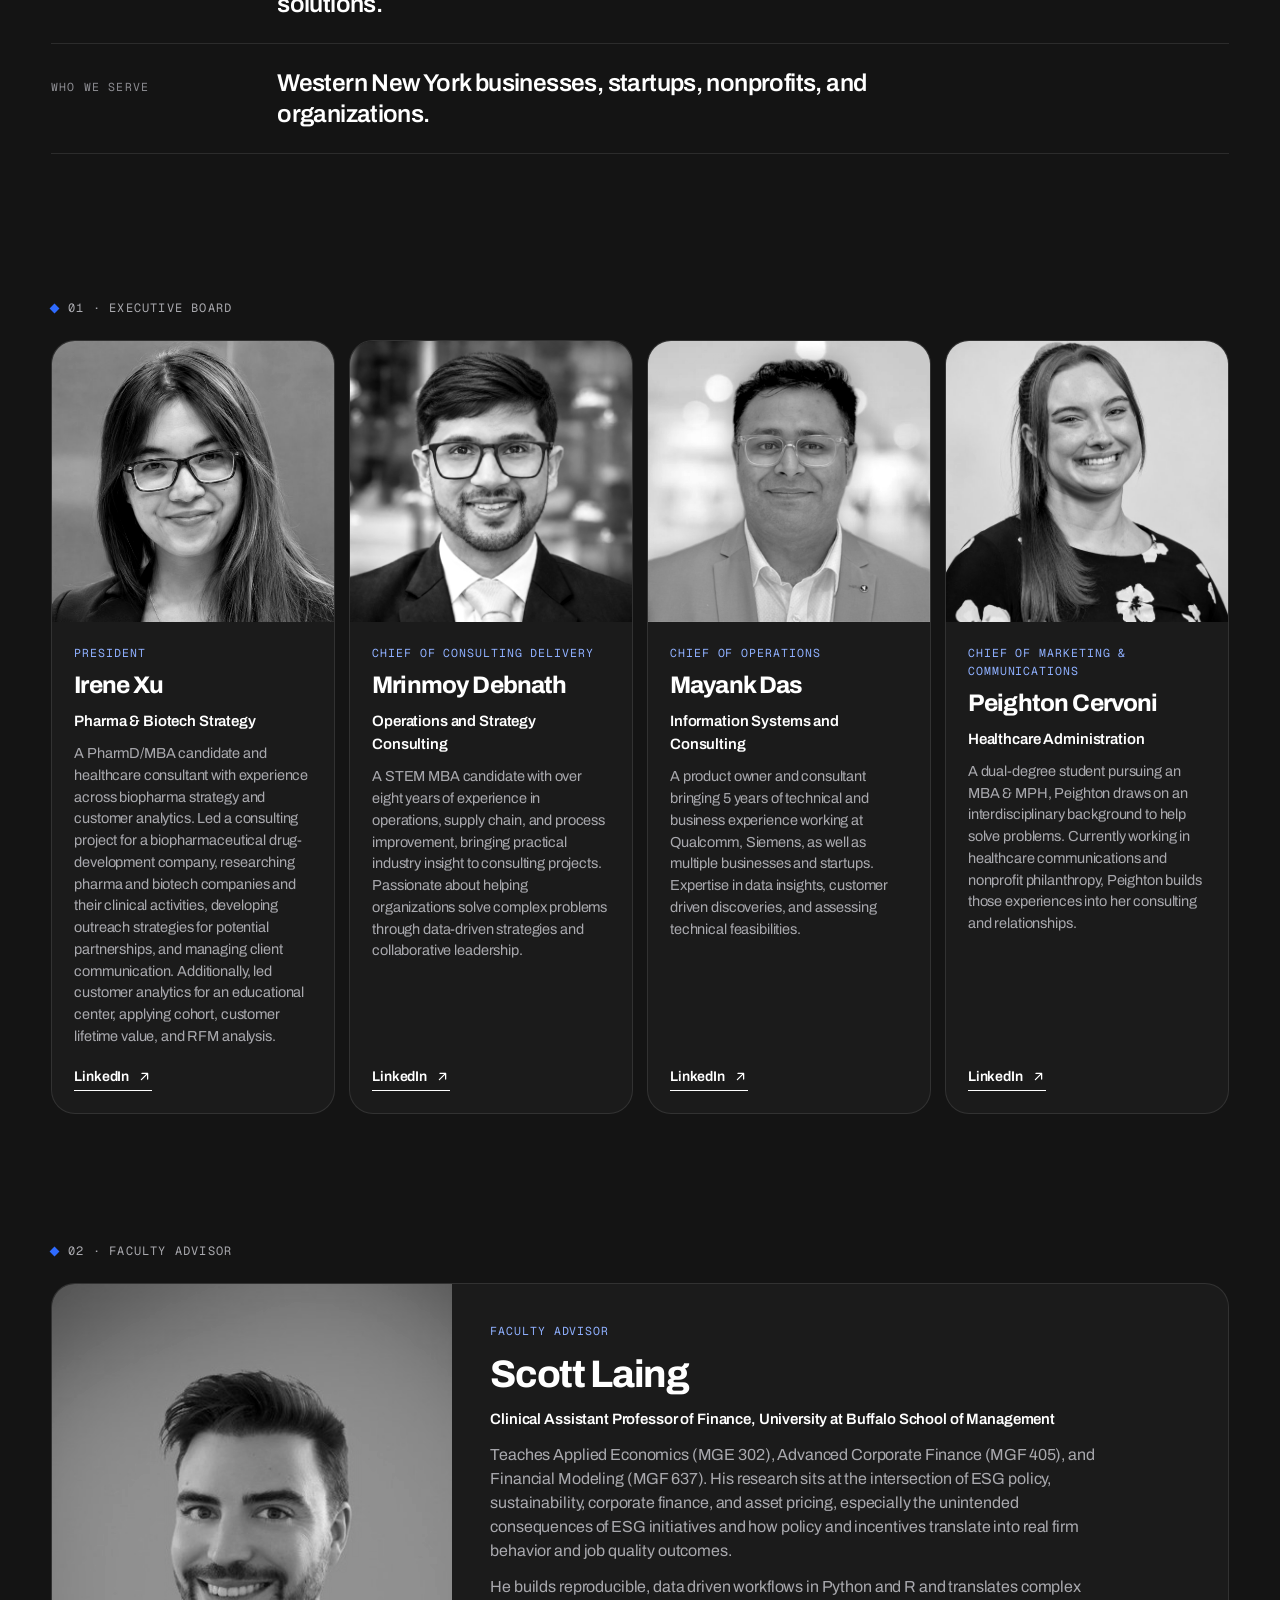
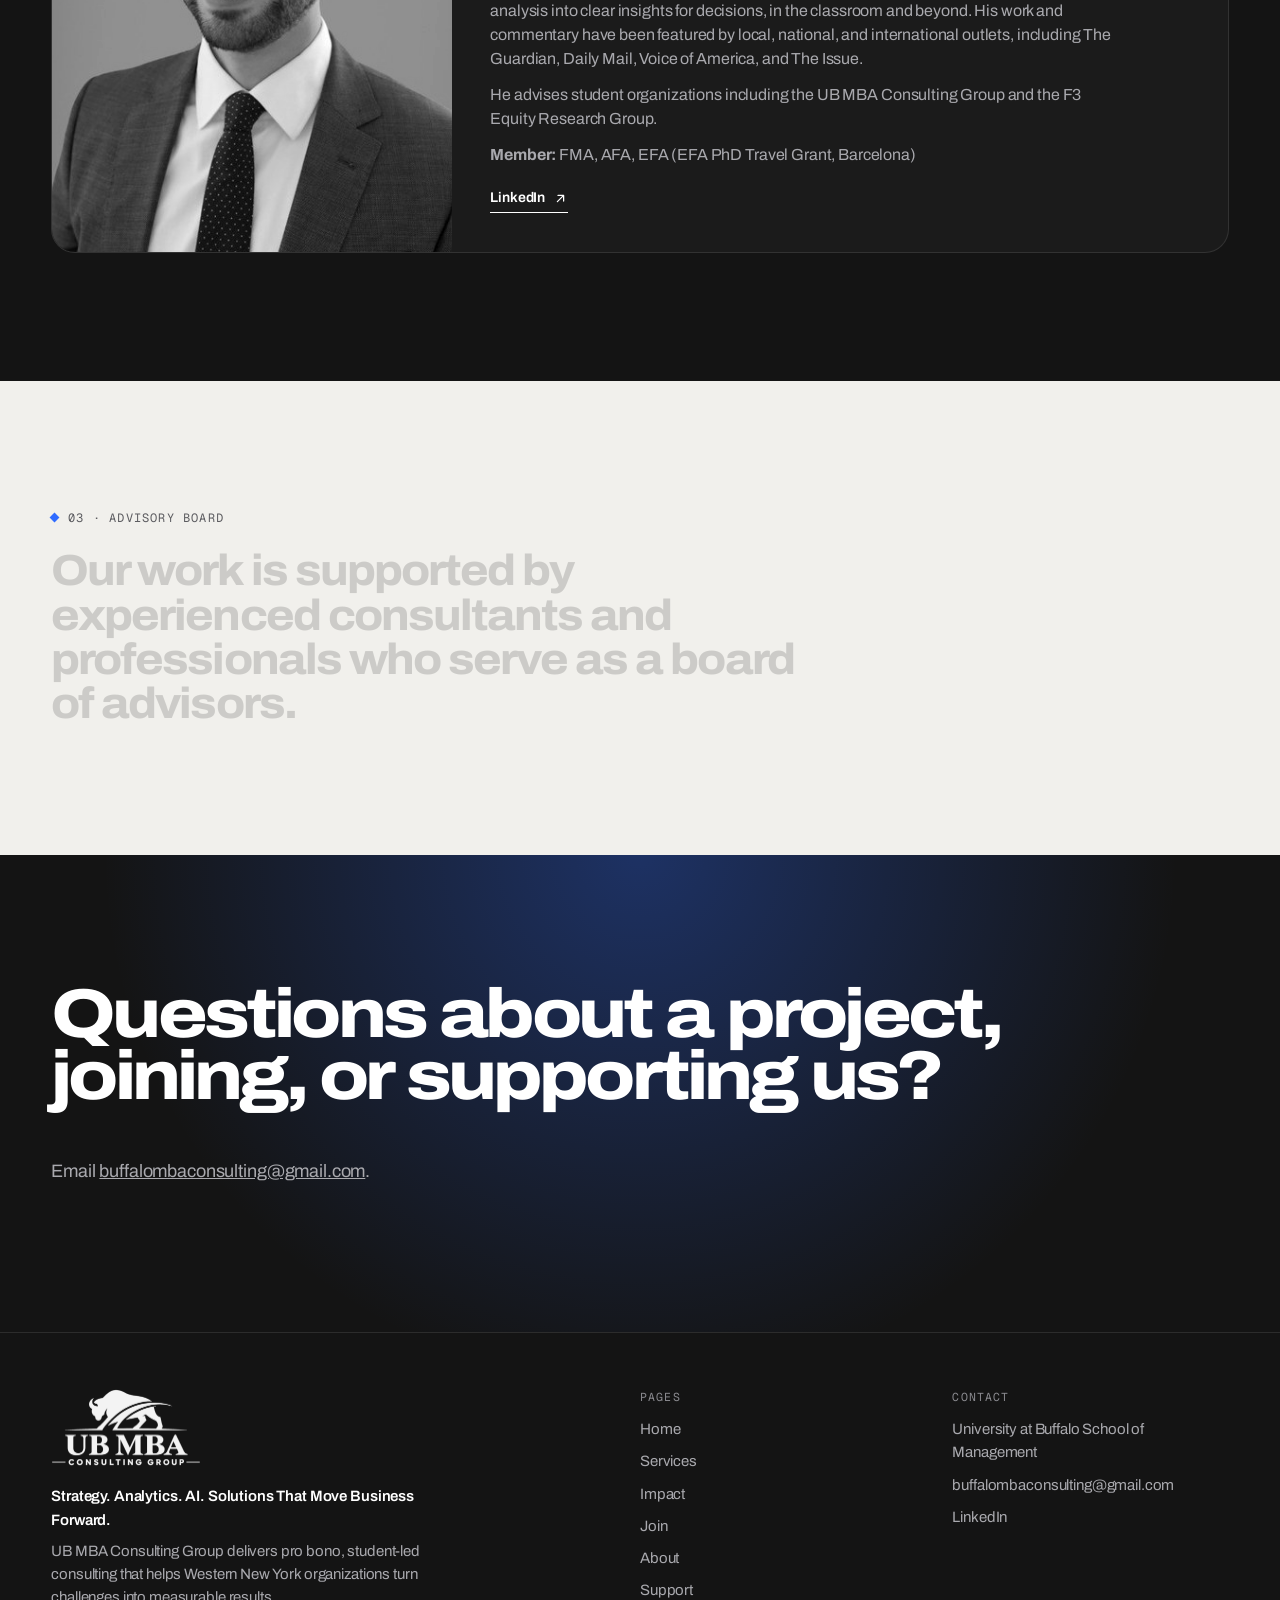
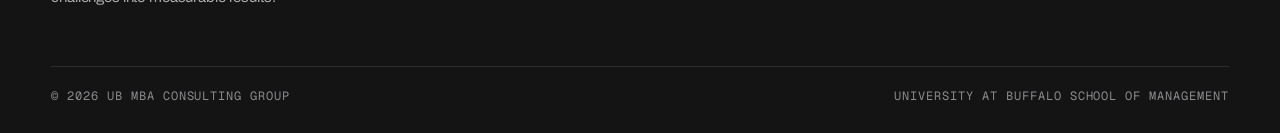
<file: about.html>
<!DOCTYPE html>
<html lang="en">
<head>
<meta charset="utf-8">
<meta name="viewport" content="width=device-width, initial-scale=1, viewport-fit=cover">
<meta name="theme-color" content="#141414">
<title>About | UB MBA Consulting Group</title>
<meta name="description" content="UB MBA Consulting Group is a student-led consulting organization at the University at Buffalo School of Management.">
<link rel="icon" href="images/ubmcg-favicon.png">
<link rel="apple-touch-icon" href="images/ubmcg-favicon.png">
<link rel="preconnect" href="https://fonts.googleapis.com">
<link rel="preconnect" href="https://fonts.gstatic.com" crossorigin>
<link href="https://fonts.googleapis.com/css2?family=Archivo:wdth,wght@100..125,400..900&family=Geist+Mono:wght@400;500&display=swap" rel="stylesheet">
<link rel="stylesheet" href="styles.css?v=7">
<script>document.documentElement.classList.add("js");</script>
</head>
<body>
<a class="skip" href="#main">Skip to content</a>
<header class="nav">
  <div class="nav__bar">
    <!-- EDIT: logo file is images/ubmcg-logo.png -->
    <a class="nav__pill nav__logo" href="index.html"><img src="images/ubmcg-logo.png" alt="UB MBA Consulting Group" width="600" height="313"></a>
    <nav class="nav__pill nav__links" aria-label="Main"><a href="services.html">Services</a><a href="impact.html">Impact</a><a href="join.html">Join</a><a href="about.html" aria-current="page">About</a><a href="support.html">Support</a></nav>
    <div class="nav__pill nav__actions">
      <a class="btn btn--blue btn--sm" href="submit.html">Submit a project</a>
      <button class="nav__menu" aria-expanded="false" aria-controls="nav-sheet">Menu</button>
    </div>
  </div>
  <nav class="nav__sheet" id="nav-sheet" aria-label="Mobile"><a href="services.html">Services<span>01</span></a><a href="impact.html">Impact<span>02</span></a><a href="join.html">Join<span>03</span></a><a href="about.html" aria-current="page">About<span>04</span></a><a href="support.html">Support<span>05</span></a></nav>
</header>
<main id="main">
<section class="hero hero--page"><div class="hero__art"><div class="hero__glow"></div><div class="hero__grain"></div><svg class="hero__rings" viewBox="0 0 1000 1000" aria-hidden="true">
<circle cx="500" cy="500" r="120"/><circle cx="500" cy="500" r="210"/><circle cx="500" cy="500" r="300"/><circle cx="500" cy="500" r="390"/><circle cx="500" cy="500" r="480"/>
<path d="M500 500L712 288L880 500L712 776L500 500L288 224L120 500L350 760L500 500"/>
<circle class="node" cx="712" cy="288" r="5"/><circle class="node" cx="880" cy="500" r="5"/><circle class="node" cx="712" cy="776" r="5"/><circle class="node" cx="288" cy="224" r="5"/><circle class="node" cx="120" cy="500" r="5"/><circle class="node" cx="350" cy="760" r="5"/><circle class="node" cx="500" cy="500" r="7"/>
</svg></div>
<div class="wrap hero__inner">
  <p class="eyebrow" data-rise>UB MBA Consulting Group · About</p>
  <h1 class="hero__title" data-lines><span class="ln"><span>About us</span></span></h1>
  <div class="hero__foot"><p class="hero__lede" data-rise style="--i:1">A student-led consulting organization at the University at Buffalo School of Management.</p></div>
</div><div class="hero__ticker"><div class="wrap hero__ticker-row mono"><!-- EDIT: announcement -->
  <p><span class="dot"></span>Now accepting spring 2027 projects · Submit by January 13, 2027</p><p class="hide-sm">Spring projects run February through April</p><p class="hide-sm">Western New York</p>
</div></div></section>
<section class="pad on-paper statement"><div class="wrap">
  <p class="eyebrow">Mission</p>
  <p class="statement__text" data-hot="business leaders." style="max-width:24ch">We equip Western New York organizations with practical, actionable strategy while building the next generation of business leaders.</p>
</div></section>
<section class="pad on-ink"><div class="wrap">
  <p class="lede" data-rise style="max-width:62ch;color:#DADADF">UB MBA Consulting Group is a student-led consulting organization at the University at Buffalo School of Management. Our MBA and MS consultants partner with Western New York businesses and nonprofits to deliver practical, data-driven recommendations at no cost. Clients gain rigorous analysis and an outside perspective; our members gain real client experience and leadership skills that set them apart.</p>
  <dl class="facts" data-stagger>
    <div data-rise><dt>Purpose</dt><dd>Help Western New York organizations solve business challenges, identify opportunities for growth, and adapt to a changing business environment through strategic analysis, data-driven insights, and practical technology solutions.</dd></div>
    <div data-rise><dt>Who we serve</dt><dd>Western New York businesses, startups, nonprofits, and organizations.</dd></div>
  </dl>
</div></section>
<section class="pad on-ink" style="padding-top:0"><div class="wrap">
  <p class="eyebrow">01 · Executive board</p>
  <div class="team-grid" data-stagger><article class="member" data-pop><!-- EDIT: team member -->
  <div class="member__ph"><img src="images/irene-xu.jpg" alt="Portrait of Irene Xu" width="600" height="600"></div>
  <div class="member__b"><p class="role">President</p><h3>Irene Xu</h3><p class="focus">Pharma &amp; Biotech Strategy</p><p class="bio">A PharmD/MBA candidate and healthcare consultant with experience across biopharma strategy and customer analytics. Led a consulting project for a biopharmaceutical drug-development company, researching pharma and biotech companies and their clinical activities, developing outreach strategies for potential partnerships, and managing client communication. Additionally, led customer analytics for an educational center, applying cohort, customer lifetime value, and RFM analysis.</p>
  <a class="textlink" href="https://www.linkedin.com/in/irene-meiting-xu" target="_blank" rel="noopener">LinkedIn<svg viewBox="0 0 24 24" aria-hidden="true"><path d="M7 17L17 7M8 7h9v9"/></svg></a></div></article><article class="member" data-pop><!-- EDIT: team member -->
  <div class="member__ph"><img src="images/mrinmoy-debnath.jpg" alt="Portrait of Mrinmoy Debnath" width="600" height="600"></div>
  <div class="member__b"><p class="role">Chief of Consulting Delivery</p><h3>Mrinmoy Debnath</h3><p class="focus">Operations and Strategy Consulting</p><p class="bio">A STEM MBA candidate with over eight years of experience in operations, supply chain, and process improvement, bringing practical industry insight to consulting projects. Passionate about helping organizations solve complex problems through data-driven strategies and collaborative leadership.</p>
  <a class="textlink" href="https://www.linkedin.com/in/mrin-debnath" target="_blank" rel="noopener">LinkedIn<svg viewBox="0 0 24 24" aria-hidden="true"><path d="M7 17L17 7M8 7h9v9"/></svg></a></div></article><article class="member" data-pop><!-- EDIT: team member -->
  <div class="member__ph"><img src="images/mayank-das.jpg" alt="Portrait of Mayank Das" width="600" height="600"></div>
  <div class="member__b"><p class="role">Chief of Operations</p><h3>Mayank Das</h3><p class="focus">Information Systems and Consulting</p><p class="bio">A product owner and consultant bringing 5 years of technical and business experience working at Qualcomm, Siemens, as well as multiple businesses and startups. Expertise in data insights, customer driven discoveries, and assessing technical feasibilities.</p>
  <a class="textlink" href="https://www.linkedin.com/in/mayank-das" target="_blank" rel="noopener">LinkedIn<svg viewBox="0 0 24 24" aria-hidden="true"><path d="M7 17L17 7M8 7h9v9"/></svg></a></div></article><article class="member" data-pop><!-- EDIT: team member -->
  <div class="member__ph"><img src="images/peighton-cervoni.jpg" alt="Portrait of Peighton Cervoni" width="600" height="600"></div>
  <div class="member__b"><p class="role">Chief of Marketing &amp; Communications</p><h3>Peighton Cervoni</h3><p class="focus">Healthcare Administration</p><p class="bio">A dual-degree student pursuing an MBA &amp; MPH, Peighton draws on an interdisciplinary background to help solve problems. Currently working in healthcare communications and nonprofit philanthropy, Peighton builds those experiences into her consulting and relationships.</p>
  <a class="textlink" href="https://www.linkedin.com/in/peighton-cervoni" target="_blank" rel="noopener">LinkedIn<svg viewBox="0 0 24 24" aria-hidden="true"><path d="M7 17L17 7M8 7h9v9"/></svg></a></div></article></div>
</div></section>
<section class="pad on-ink" style="padding-top:0"><div class="wrap">
  <p class="eyebrow">02 · Faculty advisor</p>
  <div class="team-grid team-grid--one" data-stagger><!-- EDIT: faculty advisor -->
    <article class="member member--wide" data-pop>
      <div class="member__ph"><img src="images/scott-laing.jpg" alt="Portrait of Scott Laing" width="600" height="600"></div>
      <div class="member__b"><p class="role">Faculty Advisor</p><h3>Scott Laing</h3>
        <p class="focus">Clinical Assistant Professor of Finance, University at Buffalo School of Management</p>
        <p class="bio">Teaches Applied Economics (MGE 302), Advanced Corporate Finance (MGF 405), and Financial Modeling (MGF 637). His research sits at the intersection of ESG policy, sustainability, corporate finance, and asset pricing, especially the unintended consequences of ESG initiatives and how policy and incentives translate into real firm behavior and job quality outcomes.</p>
        <p class="bio">He builds reproducible, data driven workflows in Python and R and translates complex analysis into clear insights for decisions, in the classroom and beyond. His work and commentary have been featured by local, national, and international outlets, including The Guardian, Daily Mail, Voice of America, and The Issue.</p>
        <p class="bio">He advises student organizations including the UB MBA Consulting Group and the F3 Equity Research Group.</p>
        <p class="bio"><strong>Member:</strong> FMA, AFA, EFA (EFA PhD Travel Grant, Barcelona)</p>
        <a class="textlink" href="https://www.linkedin.com/in/scottmlaing/" target="_blank" rel="noopener">LinkedIn<svg viewBox="0 0 24 24" aria-hidden="true"><path d="M7 17L17 7M8 7h9v9"/></svg></a>
      </div>
    </article>
  </div>
</div></section>
<section class="pad on-paper"><div class="wrap">
  <p class="eyebrow">03 · Advisory Board</p>
  <p class="statement__text" style="max-width:26ch;font-size:clamp(26px,3.4vw,48px)">Our work is supported by experienced consultants and professionals who serve as a board of advisors.</p>
</div></section>
<section class="closer pad closer--long"><div class="wrap">
  <h2 class="closer__title" data-lines>Questions about a project, joining, or supporting us?</h2>
  <p data-rise>Email&nbsp;<a href="mailto:buffalombaconsulting@gmail.com">buffalombaconsulting@gmail.com</a>.</p>
  
  
</div></section>
</main>
<footer class="footer">
  <div class="wrap">
    <div class="footer__grid">
      <div>
        <img class="footer__logo" src="images/ubmcg-logo-white.png" alt="UB MBA Consulting Group" width="600" height="313">
        <p class="footer__tag">Strategy. Analytics. AI. Solutions That Move Business Forward.</p>
        <p>UB MBA Consulting Group delivers pro bono, student-led consulting that helps Western New York organizations turn challenges into measurable results.</p>
      </div>
      <div>
        <h2>Pages</h2>
        <ul><li><a href="index.html">Home</a></li><li><a href="services.html">Services</a></li><li><a href="impact.html">Impact</a></li><li><a href="join.html">Join</a></li><li><a href="about.html">About</a></li><li><a href="support.html">Support</a></li></ul>
      </div>
      <div>
        <h2>Contact</h2>
        <ul><!-- EDIT: club email and LinkedIn -->
          <li>University at Buffalo School of Management</li>
          <li><a href="mailto:buffalombaconsulting@gmail.com">buffalombaconsulting@gmail.com</a></li>
          <li><a href="https://www.linkedin.com/company/ub-mba-consulting" target="_blank" rel="noopener">LinkedIn</a></li>
        </ul>
      </div>
    </div>
    <div class="footer__bottom mono"><p>© 2026 UB MBA Consulting Group</p><p>University at Buffalo School of Management</p></div>
  </div>
</footer>
<script src="script.js?v=7" defer></script>
</body>
</html>
</file>
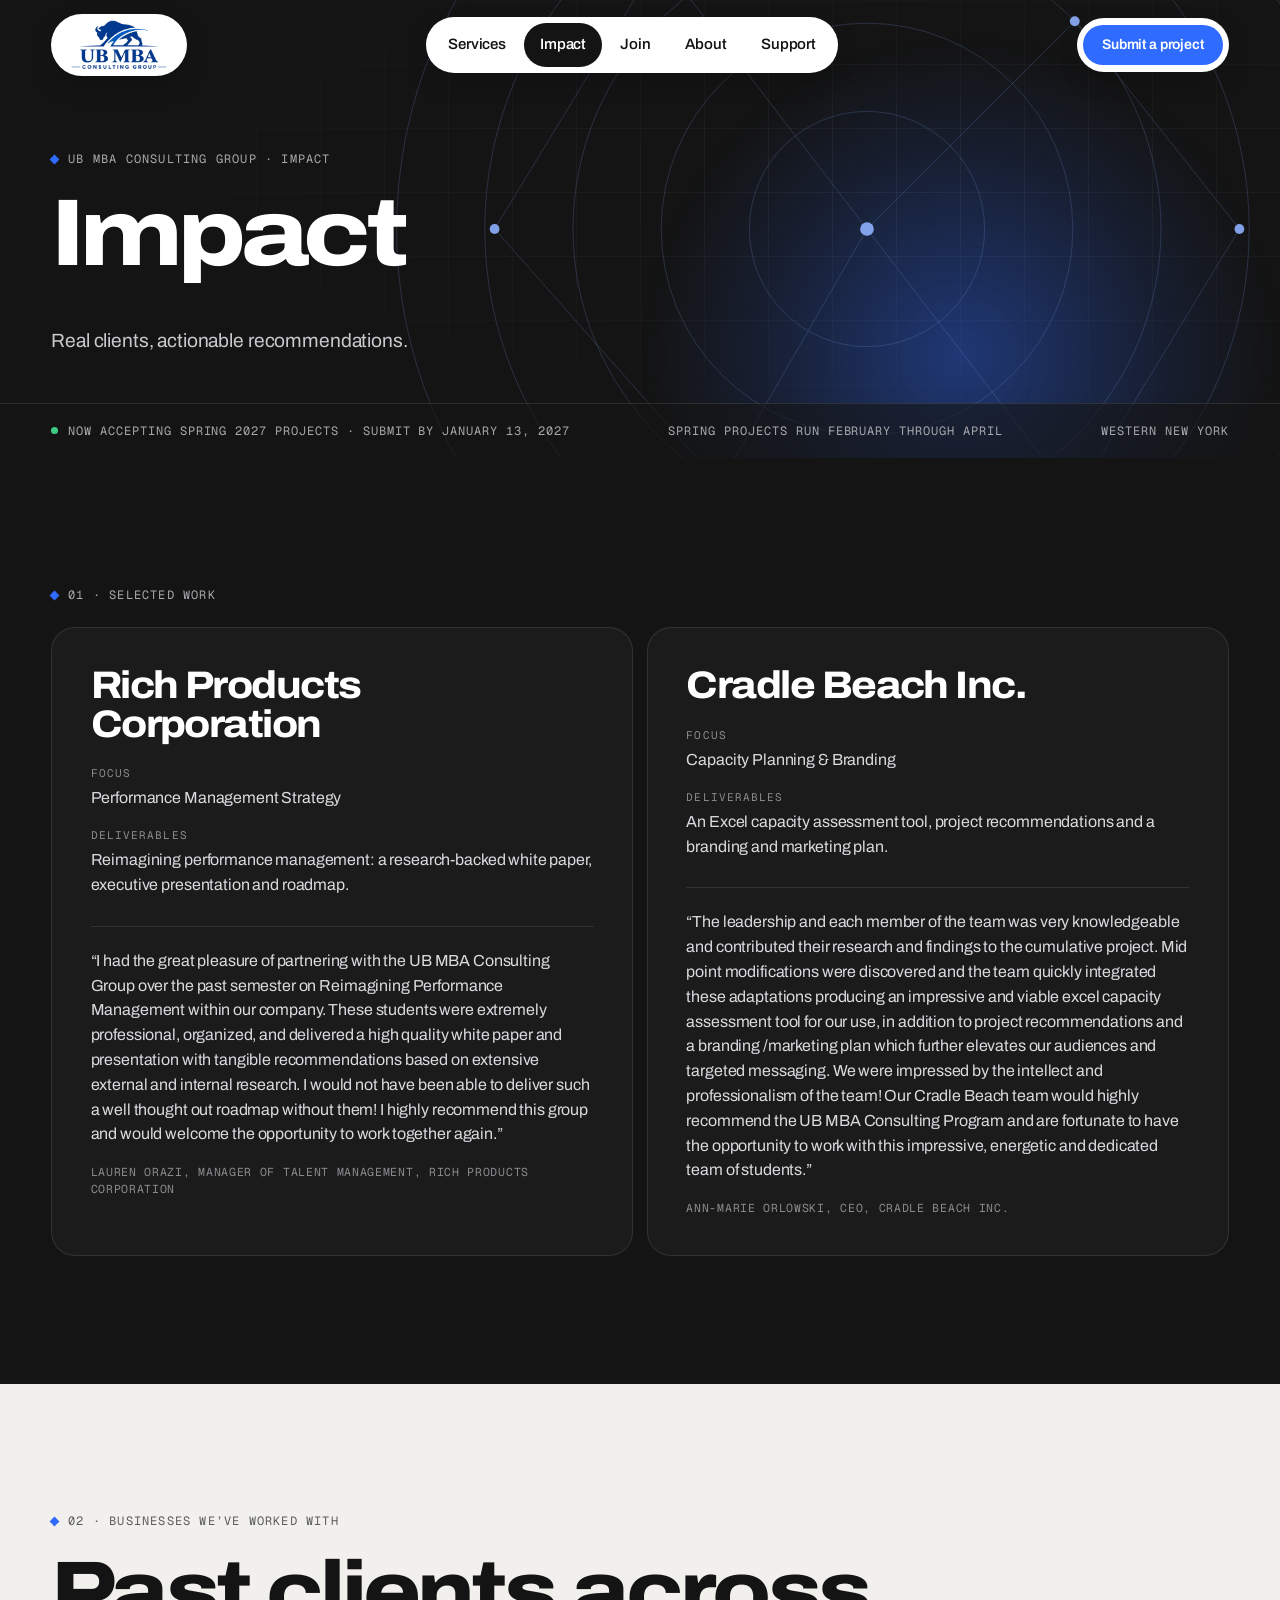
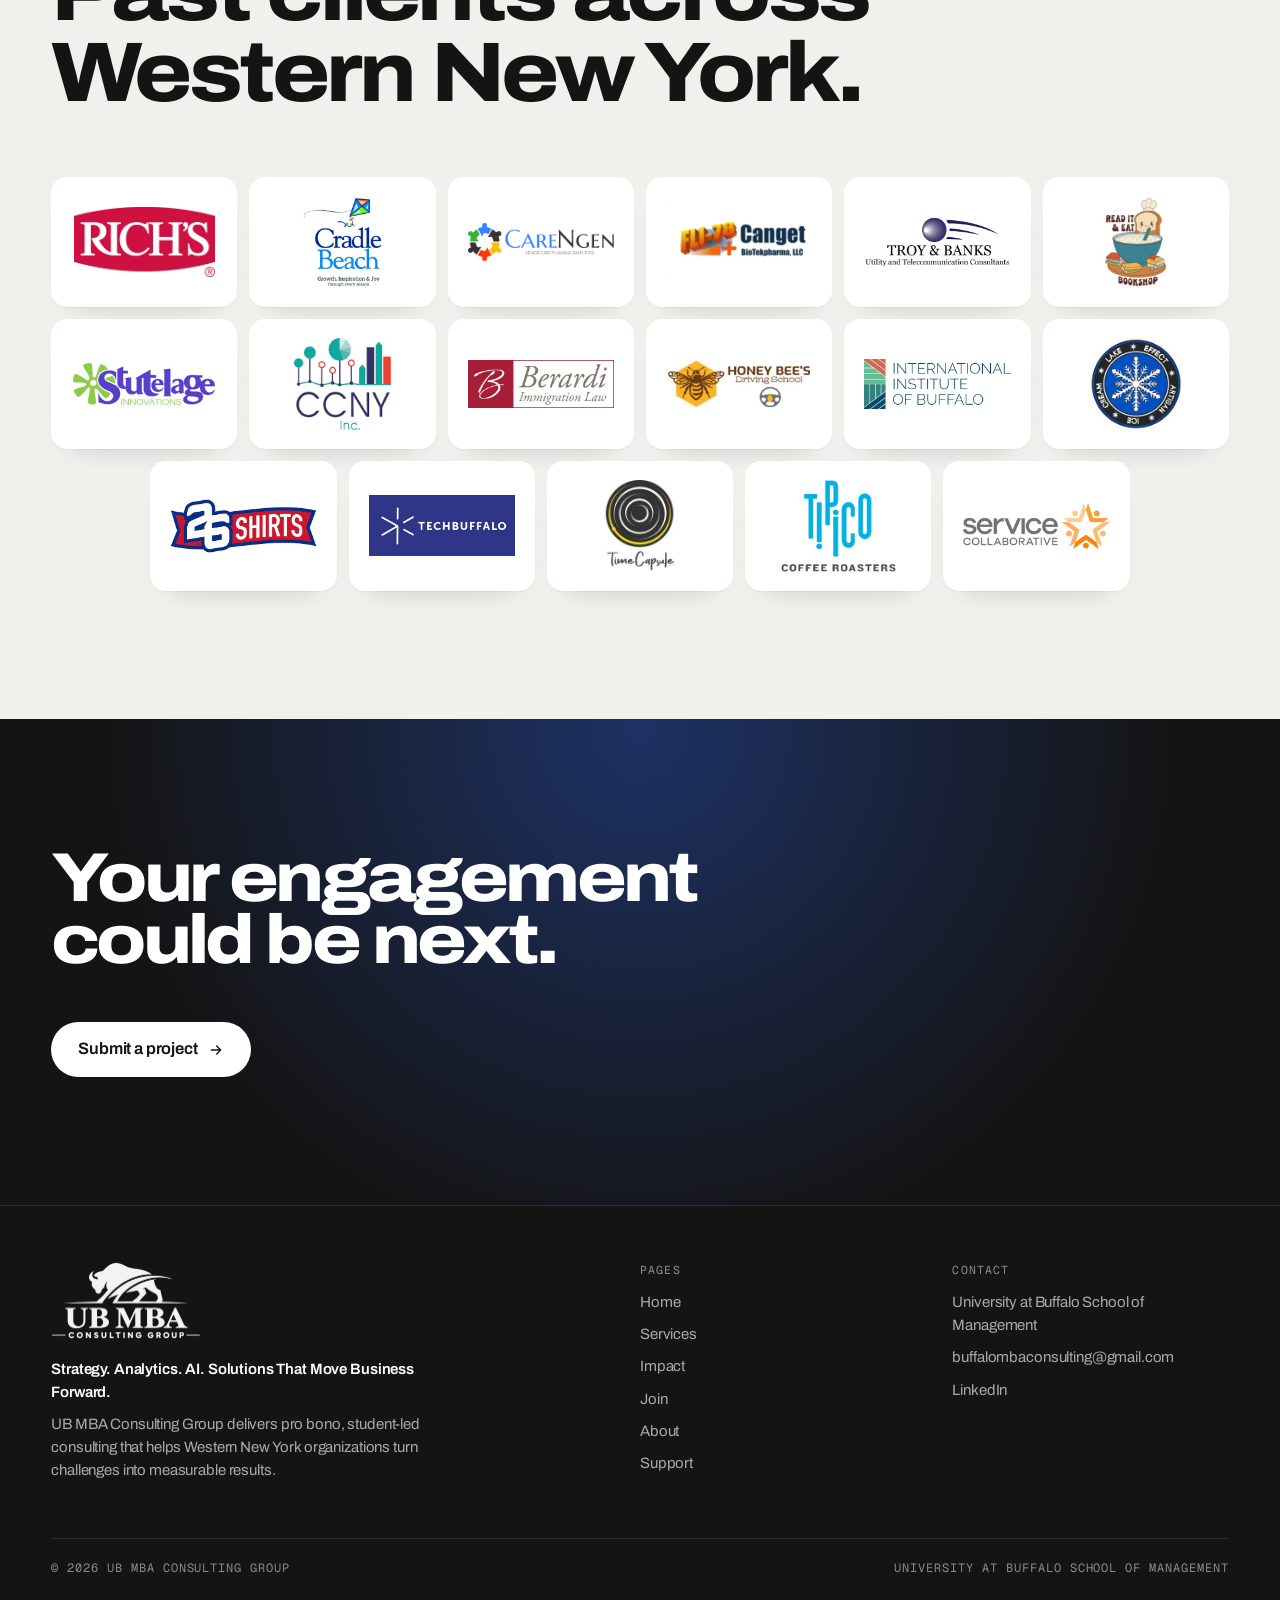
<file: impact.html>
<!DOCTYPE html>
<html lang="en">
<head>
<meta charset="utf-8">
<meta name="viewport" content="width=device-width, initial-scale=1, viewport-fit=cover">
<meta name="theme-color" content="#141414">
<title>Impact | UB MBA Consulting Group</title>
<meta name="description" content="Real clients, actionable recommendations.">
<link rel="icon" href="images/ubmcg-favicon.png">
<link rel="apple-touch-icon" href="images/ubmcg-favicon.png">
<link rel="preconnect" href="https://fonts.googleapis.com">
<link rel="preconnect" href="https://fonts.gstatic.com" crossorigin>
<link href="https://fonts.googleapis.com/css2?family=Archivo:wdth,wght@100..125,400..900&family=Geist+Mono:wght@400;500&display=swap" rel="stylesheet">
<link rel="stylesheet" href="styles.css?v=7">
<script>document.documentElement.classList.add("js");</script>
</head>
<body>
<a class="skip" href="#main">Skip to content</a>
<header class="nav">
  <div class="nav__bar">
    <!-- EDIT: logo file is images/ubmcg-logo.png -->
    <a class="nav__pill nav__logo" href="index.html"><img src="images/ubmcg-logo.png" alt="UB MBA Consulting Group" width="600" height="313"></a>
    <nav class="nav__pill nav__links" aria-label="Main"><a href="services.html">Services</a><a href="impact.html" aria-current="page">Impact</a><a href="join.html">Join</a><a href="about.html">About</a><a href="support.html">Support</a></nav>
    <div class="nav__pill nav__actions">
      <a class="btn btn--blue btn--sm" href="submit.html">Submit a project</a>
      <button class="nav__menu" aria-expanded="false" aria-controls="nav-sheet">Menu</button>
    </div>
  </div>
  <nav class="nav__sheet" id="nav-sheet" aria-label="Mobile"><a href="services.html">Services<span>01</span></a><a href="impact.html" aria-current="page">Impact<span>02</span></a><a href="join.html">Join<span>03</span></a><a href="about.html">About<span>04</span></a><a href="support.html">Support<span>05</span></a></nav>
</header>
<main id="main">
<section class="hero hero--page"><div class="hero__art"><div class="hero__glow"></div><div class="hero__grain"></div><svg class="hero__rings" viewBox="0 0 1000 1000" aria-hidden="true">
<circle cx="500" cy="500" r="120"/><circle cx="500" cy="500" r="210"/><circle cx="500" cy="500" r="300"/><circle cx="500" cy="500" r="390"/><circle cx="500" cy="500" r="480"/>
<path d="M500 500L712 288L880 500L712 776L500 500L288 224L120 500L350 760L500 500"/>
<circle class="node" cx="712" cy="288" r="5"/><circle class="node" cx="880" cy="500" r="5"/><circle class="node" cx="712" cy="776" r="5"/><circle class="node" cx="288" cy="224" r="5"/><circle class="node" cx="120" cy="500" r="5"/><circle class="node" cx="350" cy="760" r="5"/><circle class="node" cx="500" cy="500" r="7"/>
</svg></div>
<div class="wrap hero__inner">
  <p class="eyebrow" data-rise>UB MBA Consulting Group · Impact</p>
  <h1 class="hero__title" data-lines><span class="ln"><span>Impact</span></span></h1>
  <div class="hero__foot"><p class="hero__lede" data-rise style="--i:1">Real clients, actionable recommendations.</p></div>
</div><div class="hero__ticker"><div class="wrap hero__ticker-row mono"><!-- EDIT: announcement -->
  <p><span class="dot"></span>Now accepting spring 2027 projects · Submit by January 13, 2027</p><p class="hide-sm">Spring projects run February through April</p><p class="hide-sm">Western New York</p>
</div></div></section>
<section class="pad on-ink"><div class="wrap">
  <p class="eyebrow">01 · Selected work</p>
  <div class="two" data-stagger><!-- EDIT: case studies and testimonials, keep quotes word for word -->
    <article class="case" data-pop>
  <h3>Rich Products Corporation</h3>
  <dl><div><dt>Focus</dt><dd>Performance Management Strategy</dd></div><div><dt>Deliverables</dt><dd>Reimagining performance management: a research-backed white paper, executive presentation and roadmap.</dd></div></dl><blockquote><p>“I had the great pleasure of partnering with the UB MBA Consulting Group over the past semester on Reimagining Performance Management within our company. These students were extremely professional, organized, and delivered a high quality white paper and presentation with tangible recommendations based on extensive external and internal research. I would not have been able to deliver such a well thought out roadmap without them! I highly recommend this group and would welcome the opportunity to work together again.”</p><footer>Lauren Orazi, Manager of Talent Management, Rich Products Corporation</footer></blockquote>
</article><article class="case" data-pop>
  <h3>Cradle Beach Inc.</h3>
  <dl><div><dt>Focus</dt><dd>Capacity Planning &amp; Branding</dd></div><div><dt>Deliverables</dt><dd>An Excel capacity assessment tool, project recommendations and a branding and marketing plan.</dd></div></dl><blockquote><p>“The leadership and each member of the team was very knowledgeable and contributed their research and findings to the cumulative project. Mid point modifications were discovered and the team quickly integrated these adaptations producing an impressive and viable excel capacity assessment tool for our use, in addition to project recommendations and a branding /marketing plan which further elevates our audiences and targeted messaging. We were impressed by the intellect and professionalism of the team! Our Cradle Beach team would highly recommend the UB MBA Consulting Program and are fortunate to have the opportunity to work with this impressive, energetic and dedicated team of students.”</p><footer>Ann-Marie Orlowski, CEO, Cradle Beach Inc.</footer></blockquote>
</article>
  </div>
</div></section>
<section class="pad on-paper clients"><div class="wrap">
  <div class="section-head ">
  <div><p class="eyebrow">02 · Businesses we’ve worked with</p><h2 class="h1" data-lines><span class="ln"><span>Past clients across</span></span><span class="ln"><span>Western New York.</span></span></h2></div>
</div>
  <ul class="logo-wall" data-stagger><li class="client-logo"><img src="images/client-rich-products.jpg" alt="Rich Products Corporation" loading="lazy"></li><li class="client-logo"><img src="images/client-cradle-beach.jpg" alt="Cradle Beach" loading="lazy"></li><li class="client-logo"><img src="images/client-carengen.png" alt="CareNgen" loading="lazy"></li><li class="client-logo"><img src="images/clients/canget.jpg" alt="Canget BioTekpharma" loading="lazy"></li><li class="client-logo"><img src="images/clients/troy-banks.jpg" alt="Troy &amp; Banks" loading="lazy"></li><li class="client-logo"><img src="images/clients/read-it-and-eat.jpg" alt="Read It &amp; Eat Bookshop" loading="lazy"></li><li class="client-logo"><img src="images/clients/stutelage.jpg" alt="Stutelage Innovations" loading="lazy"></li><li class="client-logo"><img src="images/clients/ccny.jpg" alt="CCNY Inc." loading="lazy"></li><li class="client-logo"><img src="images/clients/berardi.jpg" alt="Berardi Immigration Law" loading="lazy"></li><li class="client-logo"><img src="images/clients/honey-bees.jpg" alt="Honey Bee&#x27;s Driving School" loading="lazy"></li><li class="client-logo"><img src="images/clients/iib.jpg" alt="International Institute of Buffalo" loading="lazy"></li><li class="client-logo"><img src="images/clients/lake-effect.jpg" alt="Lake Effect Artisan Ice Cream" loading="lazy"></li><li class="client-logo"><img src="images/clients/26-shirts.jpg" alt="26 Shirts" loading="lazy"></li><li class="client-logo"><img src="images/clients/techbuffalo.jpg" alt="TechBuffalo" loading="lazy"></li><li class="client-logo"><img src="images/clients/time-capsule.jpg" alt="Time Capsule" loading="lazy"></li><li class="client-logo"><img src="images/clients/tipico.jpg" alt="Tipico Coffee Roasters" loading="lazy"></li><li class="client-logo"><img src="images/clients/service-collaborative.jpg" alt="Service Collaborative of WNY" loading="lazy"></li></ul>
</div></section>
<section class="closer pad closer--long"><div class="wrap">
  <h2 class="closer__title" data-lines><span class="ln"><span>Your engagement</span></span><span class="ln"><span class=hot>could be next.</span></span></h2>
  
  <div class="btn-row" data-rise style="--i:1"><a class="btn btn--light btn--lg" href="submit.html">Submit a project<svg viewBox="0 0 24 24" aria-hidden="true"><path d="M5 12h14M13 6l6 6-6 6"/></svg></a></div>
  
</div></section>
</main>
<footer class="footer">
  <div class="wrap">
    <div class="footer__grid">
      <div>
        <img class="footer__logo" src="images/ubmcg-logo-white.png" alt="UB MBA Consulting Group" width="600" height="313">
        <p class="footer__tag">Strategy. Analytics. AI. Solutions That Move Business Forward.</p>
        <p>UB MBA Consulting Group delivers pro bono, student-led consulting that helps Western New York organizations turn challenges into measurable results.</p>
      </div>
      <div>
        <h2>Pages</h2>
        <ul><li><a href="index.html">Home</a></li><li><a href="services.html">Services</a></li><li><a href="impact.html">Impact</a></li><li><a href="join.html">Join</a></li><li><a href="about.html">About</a></li><li><a href="support.html">Support</a></li></ul>
      </div>
      <div>
        <h2>Contact</h2>
        <ul><!-- EDIT: club email and LinkedIn -->
          <li>University at Buffalo School of Management</li>
          <li><a href="mailto:buffalombaconsulting@gmail.com">buffalombaconsulting@gmail.com</a></li>
          <li><a href="https://www.linkedin.com/company/ub-mba-consulting" target="_blank" rel="noopener">LinkedIn</a></li>
        </ul>
      </div>
    </div>
    <div class="footer__bottom mono"><p>© 2026 UB MBA Consulting Group</p><p>University at Buffalo School of Management</p></div>
  </div>
</footer>
<script src="script.js?v=7" defer></script>
</body>
</html>
</file>
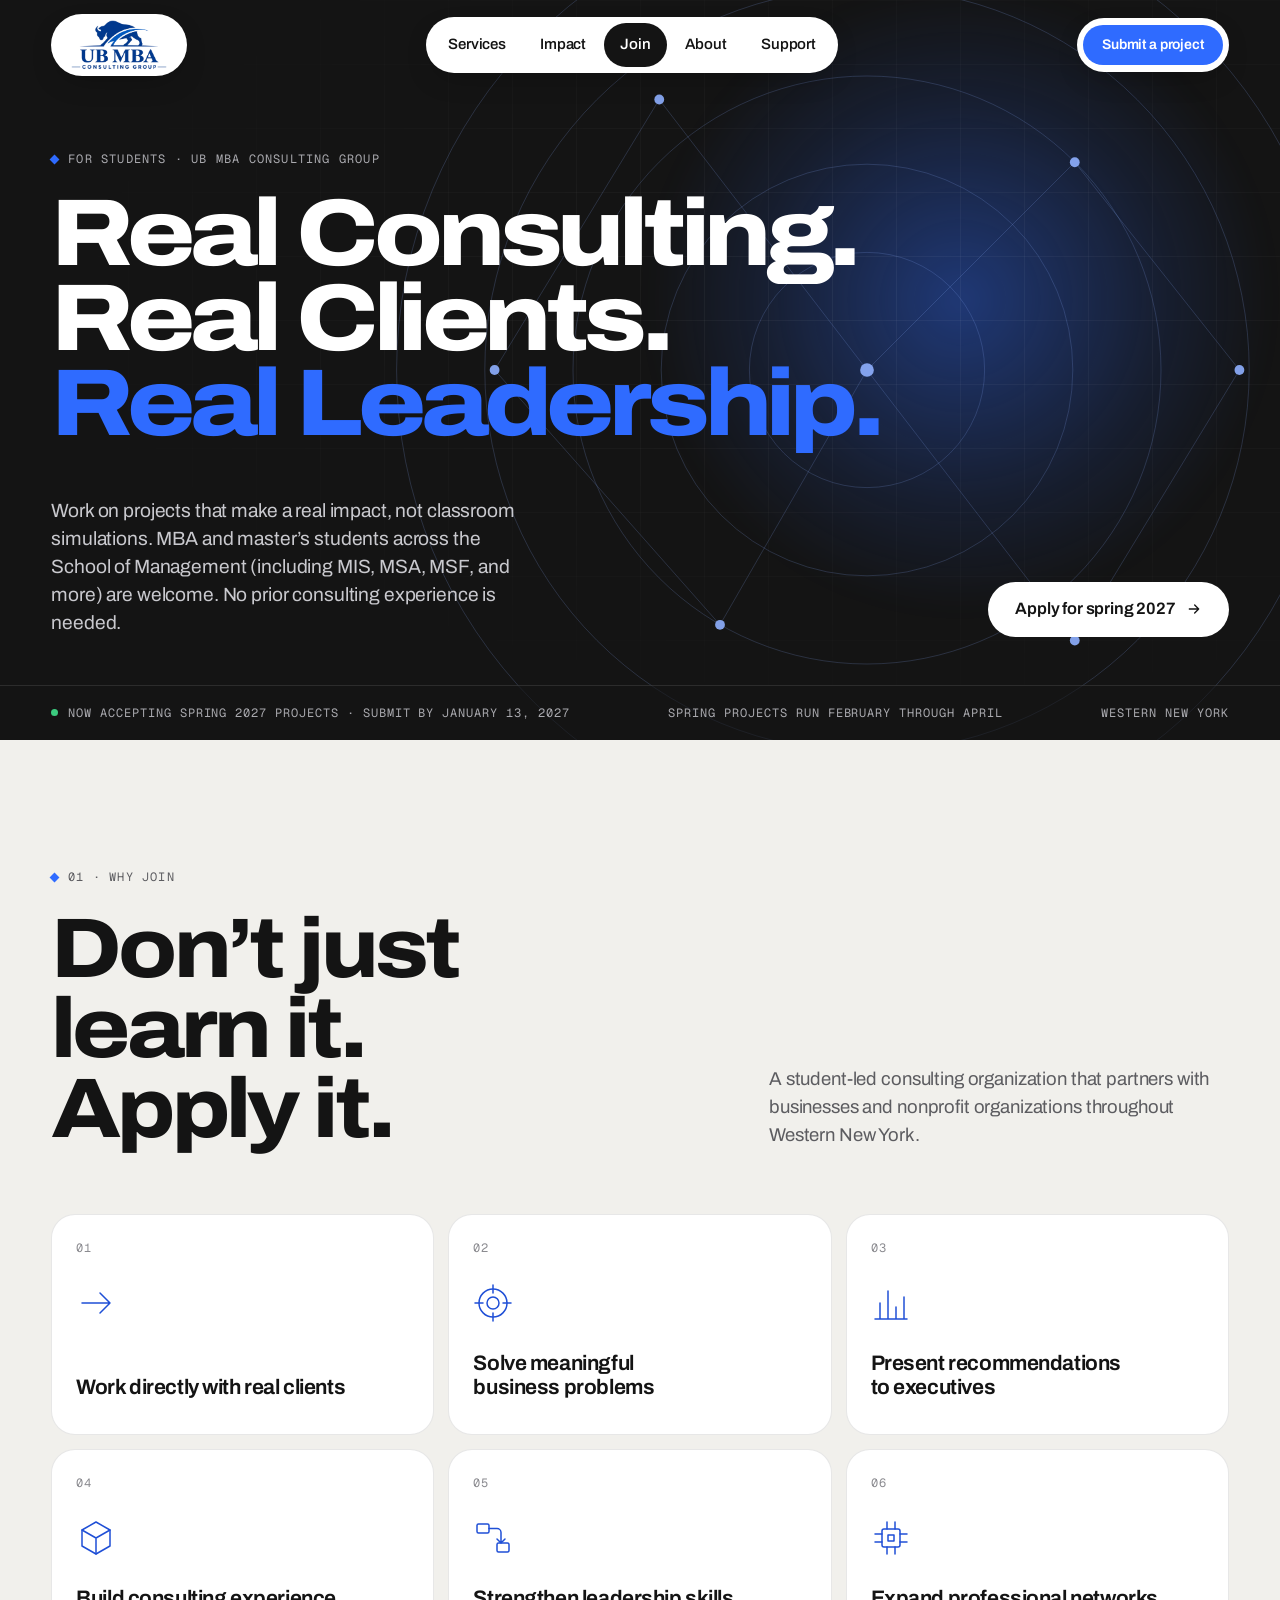
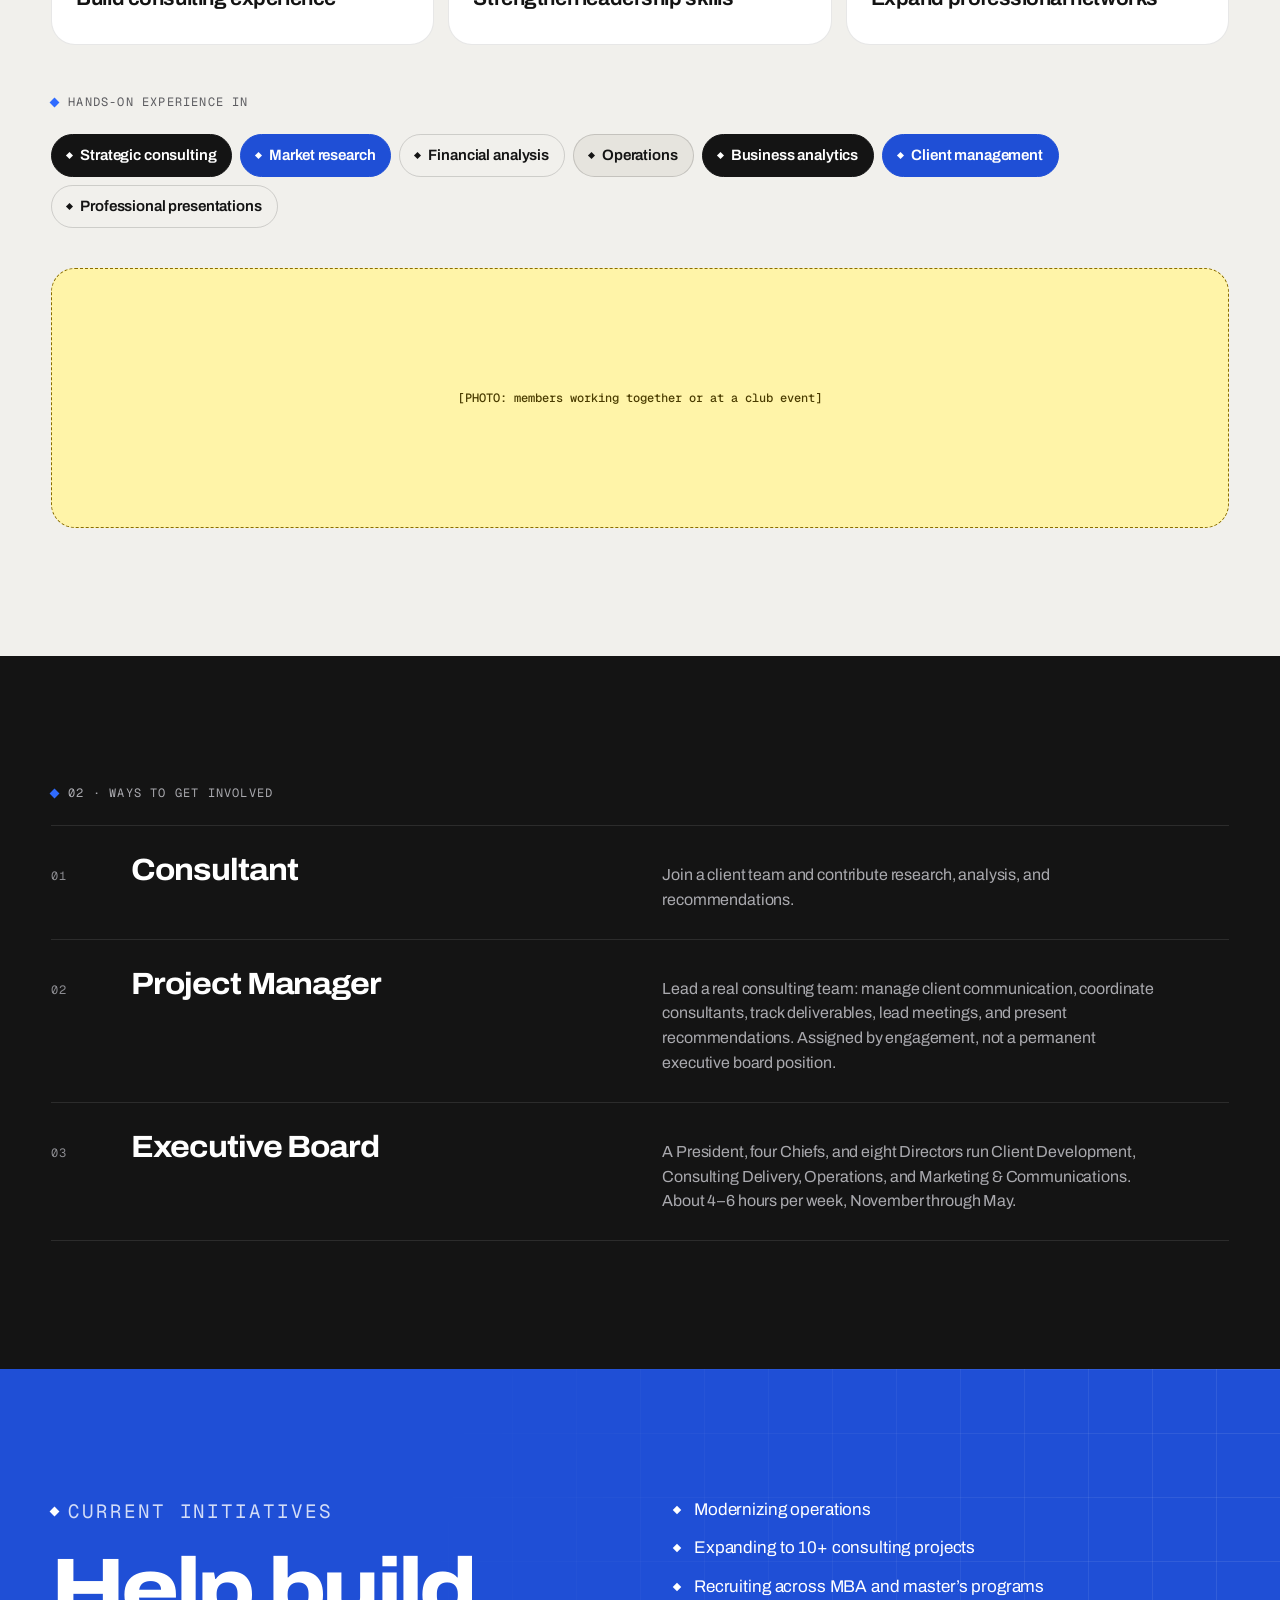
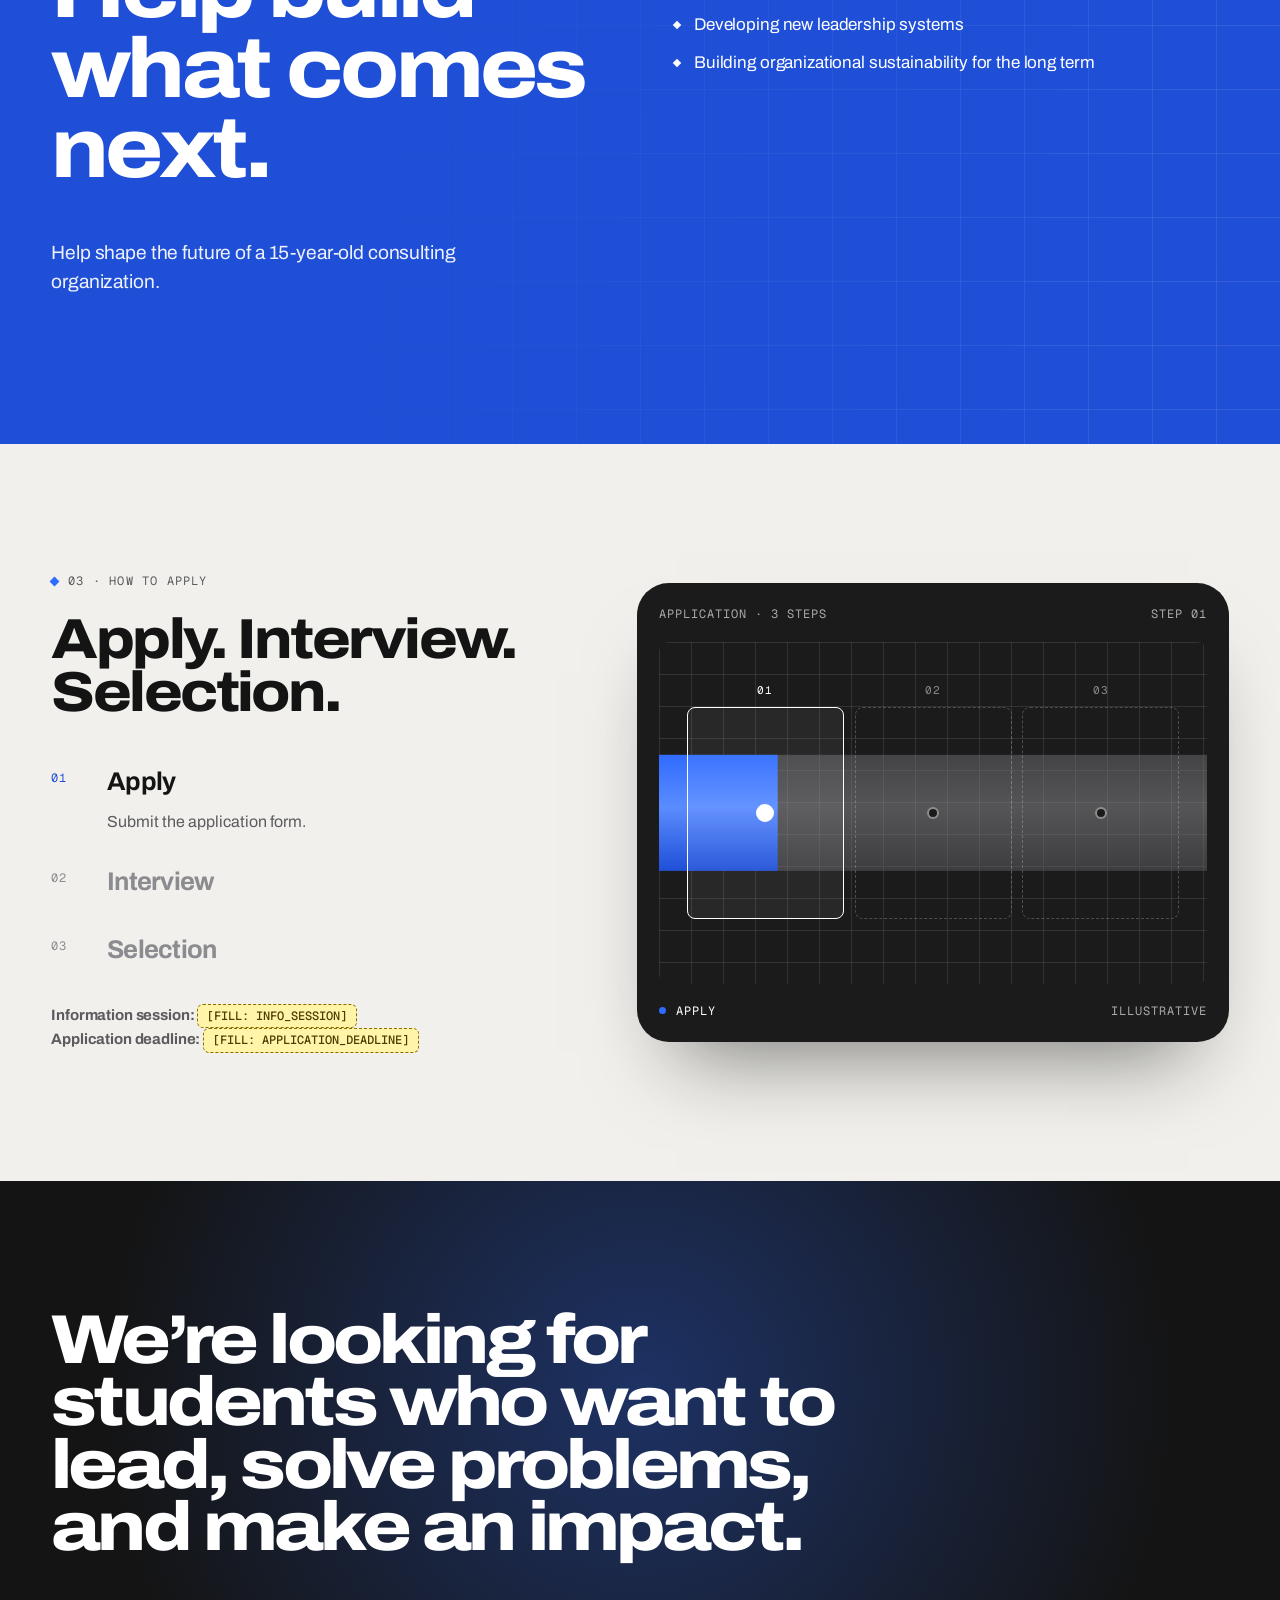
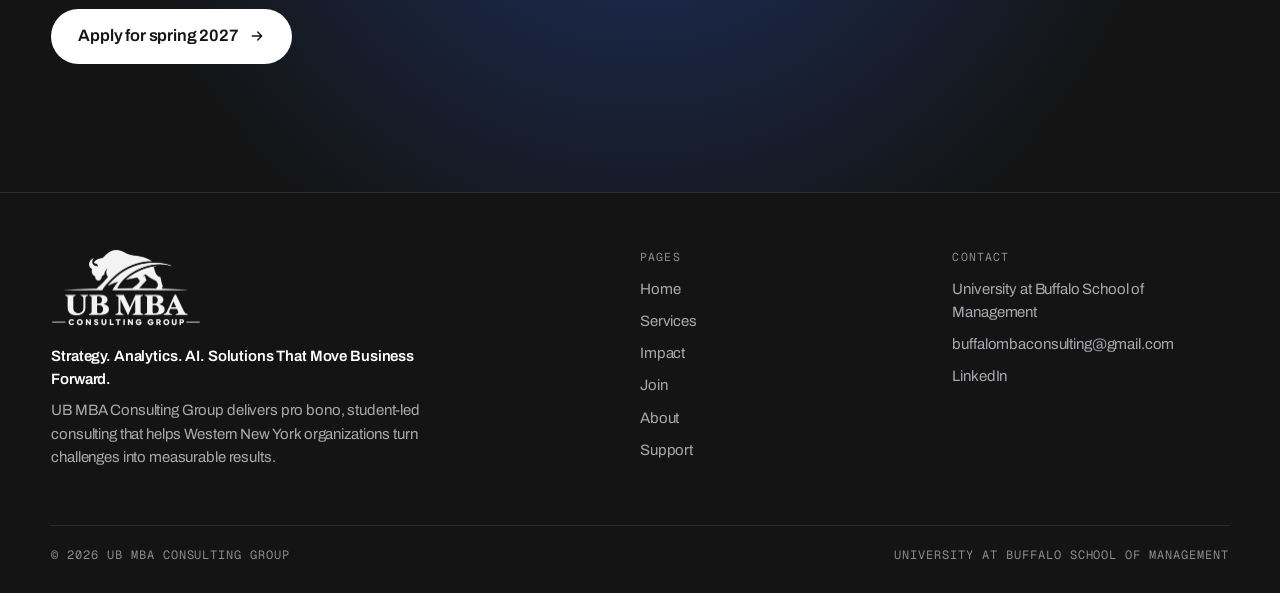
<file: join.html>
<!DOCTYPE html>
<html lang="en">
<head>
<meta charset="utf-8">
<meta name="viewport" content="width=device-width, initial-scale=1, viewport-fit=cover">
<meta name="theme-color" content="#141414">
<title>Join | UB MBA Consulting Group</title>
<meta name="description" content="UB MBA Consulting Group is a student-led consulting organization that partners with businesses and nonprofit organizations throughout Western New York.">
<link rel="icon" href="images/ubmcg-favicon.png">
<link rel="apple-touch-icon" href="images/ubmcg-favicon.png">
<link rel="preconnect" href="https://fonts.googleapis.com">
<link rel="preconnect" href="https://fonts.gstatic.com" crossorigin>
<link href="https://fonts.googleapis.com/css2?family=Archivo:wdth,wght@100..125,400..900&family=Geist+Mono:wght@400;500&display=swap" rel="stylesheet">
<link rel="stylesheet" href="styles.css?v=7">
<script>document.documentElement.classList.add("js");</script>
</head>
<body>
<a class="skip" href="#main">Skip to content</a>
<header class="nav">
  <div class="nav__bar">
    <!-- EDIT: logo file is images/ubmcg-logo.png -->
    <a class="nav__pill nav__logo" href="index.html"><img src="images/ubmcg-logo.png" alt="UB MBA Consulting Group" width="600" height="313"></a>
    <nav class="nav__pill nav__links" aria-label="Main"><a href="services.html">Services</a><a href="impact.html">Impact</a><a href="join.html" aria-current="page">Join</a><a href="about.html">About</a><a href="support.html">Support</a></nav>
    <div class="nav__pill nav__actions">
      <a class="btn btn--blue btn--sm" href="submit.html">Submit a project</a>
      <button class="nav__menu" aria-expanded="false" aria-controls="nav-sheet">Menu</button>
    </div>
  </div>
  <nav class="nav__sheet" id="nav-sheet" aria-label="Mobile"><a href="services.html">Services<span>01</span></a><a href="impact.html">Impact<span>02</span></a><a href="join.html" aria-current="page">Join<span>03</span></a><a href="about.html">About<span>04</span></a><a href="support.html">Support<span>05</span></a></nav>
</header>
<main id="main">
<section class="hero hero--page"><div class="hero__art"><div class="hero__glow"></div><div class="hero__grain"></div><svg class="hero__rings" viewBox="0 0 1000 1000" aria-hidden="true">
<circle cx="500" cy="500" r="120"/><circle cx="500" cy="500" r="210"/><circle cx="500" cy="500" r="300"/><circle cx="500" cy="500" r="390"/><circle cx="500" cy="500" r="480"/>
<path d="M500 500L712 288L880 500L712 776L500 500L288 224L120 500L350 760L500 500"/>
<circle class="node" cx="712" cy="288" r="5"/><circle class="node" cx="880" cy="500" r="5"/><circle class="node" cx="712" cy="776" r="5"/><circle class="node" cx="288" cy="224" r="5"/><circle class="node" cx="120" cy="500" r="5"/><circle class="node" cx="350" cy="760" r="5"/><circle class="node" cx="500" cy="500" r="7"/>
</svg></div>
<div class="wrap hero__inner">
  <p class="eyebrow" data-rise>For students · UB MBA Consulting Group</p>
  <h1 class="hero__title" data-lines><span class="ln"><span>Real Consulting.</span></span><span class="ln"><span>Real Clients.</span></span><span class="ln"><span class=hot>Real Leadership.</span></span></h1>
  <div class="hero__foot"><p class="hero__lede" data-rise style="--i:1">Work on projects that make a real impact, not classroom simulations. MBA and master’s students across the School of Management (including MIS, MSA, MSF, and more) are welcome. No prior consulting experience is needed.</p><div class="btn-row" data-rise style="--i:2"><a class="btn btn--light btn--lg" href="https://forms.cloud.microsoft/Pages/ResponsePage.aspx?id=ikpGlu34sUCZ4l9rUKICUIZwGTAikqhJnQ854zgMm6JUNkg0NUdGVkdFQ1lPVEEwSjNSOUQ0VFZTWS4u" target="_blank" rel="noopener">Apply for spring 2027<svg viewBox="0 0 24 24" aria-hidden="true"><path d="M5 12h14M13 6l6 6-6 6"/></svg></a></div></div>
</div><div class="hero__ticker"><div class="wrap hero__ticker-row mono"><!-- EDIT: announcement -->
  <p><span class="dot"></span>Now accepting spring 2027 projects · Submit by January 13, 2027</p><p class="hide-sm">Spring projects run February through April</p><p class="hide-sm">Western New York</p>
</div></div></section>
<section class="pad on-paper"><div class="wrap">
  <div class="section-head section-head--row">
  <div><p class="eyebrow">01 · Why join</p><h2 class="h1" data-lines><span class="ln"><span>Don’t just learn it.</span></span><span class="ln"><span>Apply it.</span></span></h2></div><p class="lede" data-rise style="--i:1">A student-led consulting organization that partners with businesses and nonprofit organizations throughout Western New York.</p>
</div>
  <div class="card-grid card-grid--3" data-stagger><article class="card card--light card--plain" data-pop><span class="card__no">01</span><div class="card__ic"><svg viewBox="0 0 40 40" aria-hidden="true"><path d="M6 20h28M24 10l10 10-10 10"/></svg></div><h3>Work directly with real clients</h3></article><article class="card card--light card--plain" data-pop><span class="card__no">02</span><div class="card__ic"><svg viewBox="0 0 40 40" aria-hidden="true"><circle cx="20" cy="20" r="14"/><circle cx="20" cy="20" r="6"/><path d="M20 2v8M20 30v8M2 20h8M30 20h8"/></svg></div><h3>Solve meaningful business problems</h3></article><article class="card card--light card--plain" data-pop><span class="card__no">03</span><div class="card__ic"><svg viewBox="0 0 40 40" aria-hidden="true"><path d="M4 36h32M9 36V20M17 36V8M25 36V24M33 36V14"/></svg></div><h3>Present recommendations to executives</h3></article><article class="card card--light card--plain" data-pop><span class="card__no">04</span><div class="card__ic"><svg viewBox="0 0 40 40" aria-hidden="true"><path d="M20 4l14 8v16l-14 8-14-8V12z"/><path d="M6 12l14 8 14-8M20 20v16"/></svg></div><h3>Build consulting experience</h3></article><article class="card card--light card--plain" data-pop><span class="card__no">05</span><div class="card__ic"><svg viewBox="0 0 40 40" aria-hidden="true"><rect x="4" y="6" width="12" height="9" rx="1.5"/><rect x="24" y="25" width="12" height="9" rx="1.5"/><path d="M16 10.500h8a4 4 0 0 1 4 4V25M24 21l4 4 4-4"/></svg></div><h3>Strengthen leadership skills</h3></article><article class="card card--light card--plain" data-pop><span class="card__no">06</span><div class="card__ic"><svg viewBox="0 0 40 40" aria-hidden="true"><rect x="11" y="11" width="18" height="18" rx="2"/><path d="M16 4v7M24 4v7M16 29v7M24 29v7M4 16h7M4 24h7M29 16h7M29 24h7"/><rect x="17" y="17" width="6" height="6"/></svg></div><h3>Expand professional networks</h3></article></div>
  <div class="mt-l" data-rise><p class="eyebrow">Hands-on experience in</p><div class="pills"><span class="pill pill--ink">Strategic consulting</span><span class="pill pill--blue">Market research</span><span class="pill ">Financial analysis</span><span class="pill pill--steel">Operations</span><span class="pill pill--ink">Business analytics</span><span class="pill pill--blue">Client management</span><span class="pill ">Professional presentations</span></div></div>
  <span class="ph ph--box ph--wide">[PHOTO: members working together or at a club event]</span>
</div></section>
<section class="pad on-ink"><div class="wrap">
  <p class="eyebrow">02 · Ways to get involved</p>
  <div class="rows" data-stagger><div class="row" data-rise><span class="row__no">01</span><h3>Consultant</h3><p>Join a client team and contribute research, analysis, and recommendations.</p></div><div class="row" data-rise><span class="row__no">02</span><h3>Project Manager</h3><p>Lead a real consulting team: manage client communication, coordinate consultants, track deliverables, lead meetings, and present recommendations. Assigned by engagement, not a permanent executive board position.</p></div><div class="row" data-rise><span class="row__no">03</span><h3>Executive Board</h3><p>A President, four Chiefs, and eight Directors run Client Development, Consulting Delivery, Operations, and Marketing &amp; Communications. About 4–6 hours per week, November through May.</p></div></div>
</div></section>
<section class="band pad"><div class="wrap band__grid">
  <div><p class="eyebrow">Current initiatives</p><h2 class="h1" data-lines><span class="ln"><span>Help build</span></span><span class="ln"><span>what comes next.</span></span></h2>
  <p class="mt-l" data-rise>Help shape the future of a 15-year-old consulting organization.</p></div>
  <div data-rise><ul class="checks"><li>Modernizing operations</li><li>Expanding to 10+ consulting projects</li><li>Recruiting across MBA and master’s programs</li><li>Developing new leadership systems</li><li>Building organizational sustainability for the long term</li></ul></div>
</div></section>
<section class="proc pad on-paper" style="--steps:3">
<div class="proc__sticky"><div class="wrap proc__grid">
  <div>
    <p class="eyebrow">03 · How to apply</p>
    <h2 class="h1">Apply. Interview. Selection.</h2>
    <ol class="proc__steps"><li><button type="button" class="pstep" data-title="Apply"><span class="pstep__no">01</span><span class="pstep__t">Apply</span><span class="pstep__d"><p>Submit the application form.</p></span></button></li><li><button type="button" class="pstep" data-title="Interview"><span class="pstep__no">02</span><span class="pstep__t">Interview</span><span class="pstep__d"><p>Chat with the current executive board.</p></span></button></li><li><button type="button" class="pstep" data-title="Selection"><span class="pstep__no">03</span><span class="pstep__t">Selection</span><span class="pstep__d"><p>Roles confirmed for the new team.</p></span></button></li></ol><p class="note"><!-- EDIT: info session and deadline --><strong>Information session:</strong> <span class="ph ">[FILL: INFO_SESSION]</span><br><strong>Application deadline:</strong> <span class="ph ">[FILL: APPLICATION_DEADLINE]</span></p>
  </div>
  <div class="dia" aria-hidden="true">
    <div class="dia__head mono"><p>Application · 3 steps</p><p>Step <span class="dia__count">01</span></p></div>
    <div class="dia__stage" style="--n:3"><div class="dia__track"></div><div class="dia__fill"></div><div class="dia__stations"><div class="st"><span>01</span></div><div class="st"><span>02</span></div><div class="st"><span>03</span></div></div></div>
    <div class="dia__foot mono"><p class="dia__status"><span class="dot"></span><span class="dia__status-t">Apply</span></p><p>Illustrative</p></div>
  </div>
</div></div></section>
<section class="closer pad closer--long"><div class="wrap">
  <h2 class="closer__title" data-lines>We’re looking for students who want to lead, solve problems, and make an impact.</h2>
  
  <div class="btn-row" data-rise style="--i:1"><a class="btn btn--light btn--lg" href="https://forms.cloud.microsoft/Pages/ResponsePage.aspx?id=ikpGlu34sUCZ4l9rUKICUIZwGTAikqhJnQ854zgMm6JUNkg0NUdGVkdFQ1lPVEEwSjNSOUQ0VFZTWS4u" target="_blank" rel="noopener">Apply for spring 2027<svg viewBox="0 0 24 24" aria-hidden="true"><path d="M5 12h14M13 6l6 6-6 6"/></svg></a></div>
  
</div></section>
</main>
<footer class="footer">
  <div class="wrap">
    <div class="footer__grid">
      <div>
        <img class="footer__logo" src="images/ubmcg-logo-white.png" alt="UB MBA Consulting Group" width="600" height="313">
        <p class="footer__tag">Strategy. Analytics. AI. Solutions That Move Business Forward.</p>
        <p>UB MBA Consulting Group delivers pro bono, student-led consulting that helps Western New York organizations turn challenges into measurable results.</p>
      </div>
      <div>
        <h2>Pages</h2>
        <ul><li><a href="index.html">Home</a></li><li><a href="services.html">Services</a></li><li><a href="impact.html">Impact</a></li><li><a href="join.html">Join</a></li><li><a href="about.html">About</a></li><li><a href="support.html">Support</a></li></ul>
      </div>
      <div>
        <h2>Contact</h2>
        <ul><!-- EDIT: club email and LinkedIn -->
          <li>University at Buffalo School of Management</li>
          <li><a href="mailto:buffalombaconsulting@gmail.com">buffalombaconsulting@gmail.com</a></li>
          <li><a href="https://www.linkedin.com/company/ub-mba-consulting" target="_blank" rel="noopener">LinkedIn</a></li>
        </ul>
      </div>
    </div>
    <div class="footer__bottom mono"><p>© 2026 UB MBA Consulting Group</p><p>University at Buffalo School of Management</p></div>
  </div>
</footer>
<script src="script.js?v=7" defer></script>
</body>
</html>
</file>
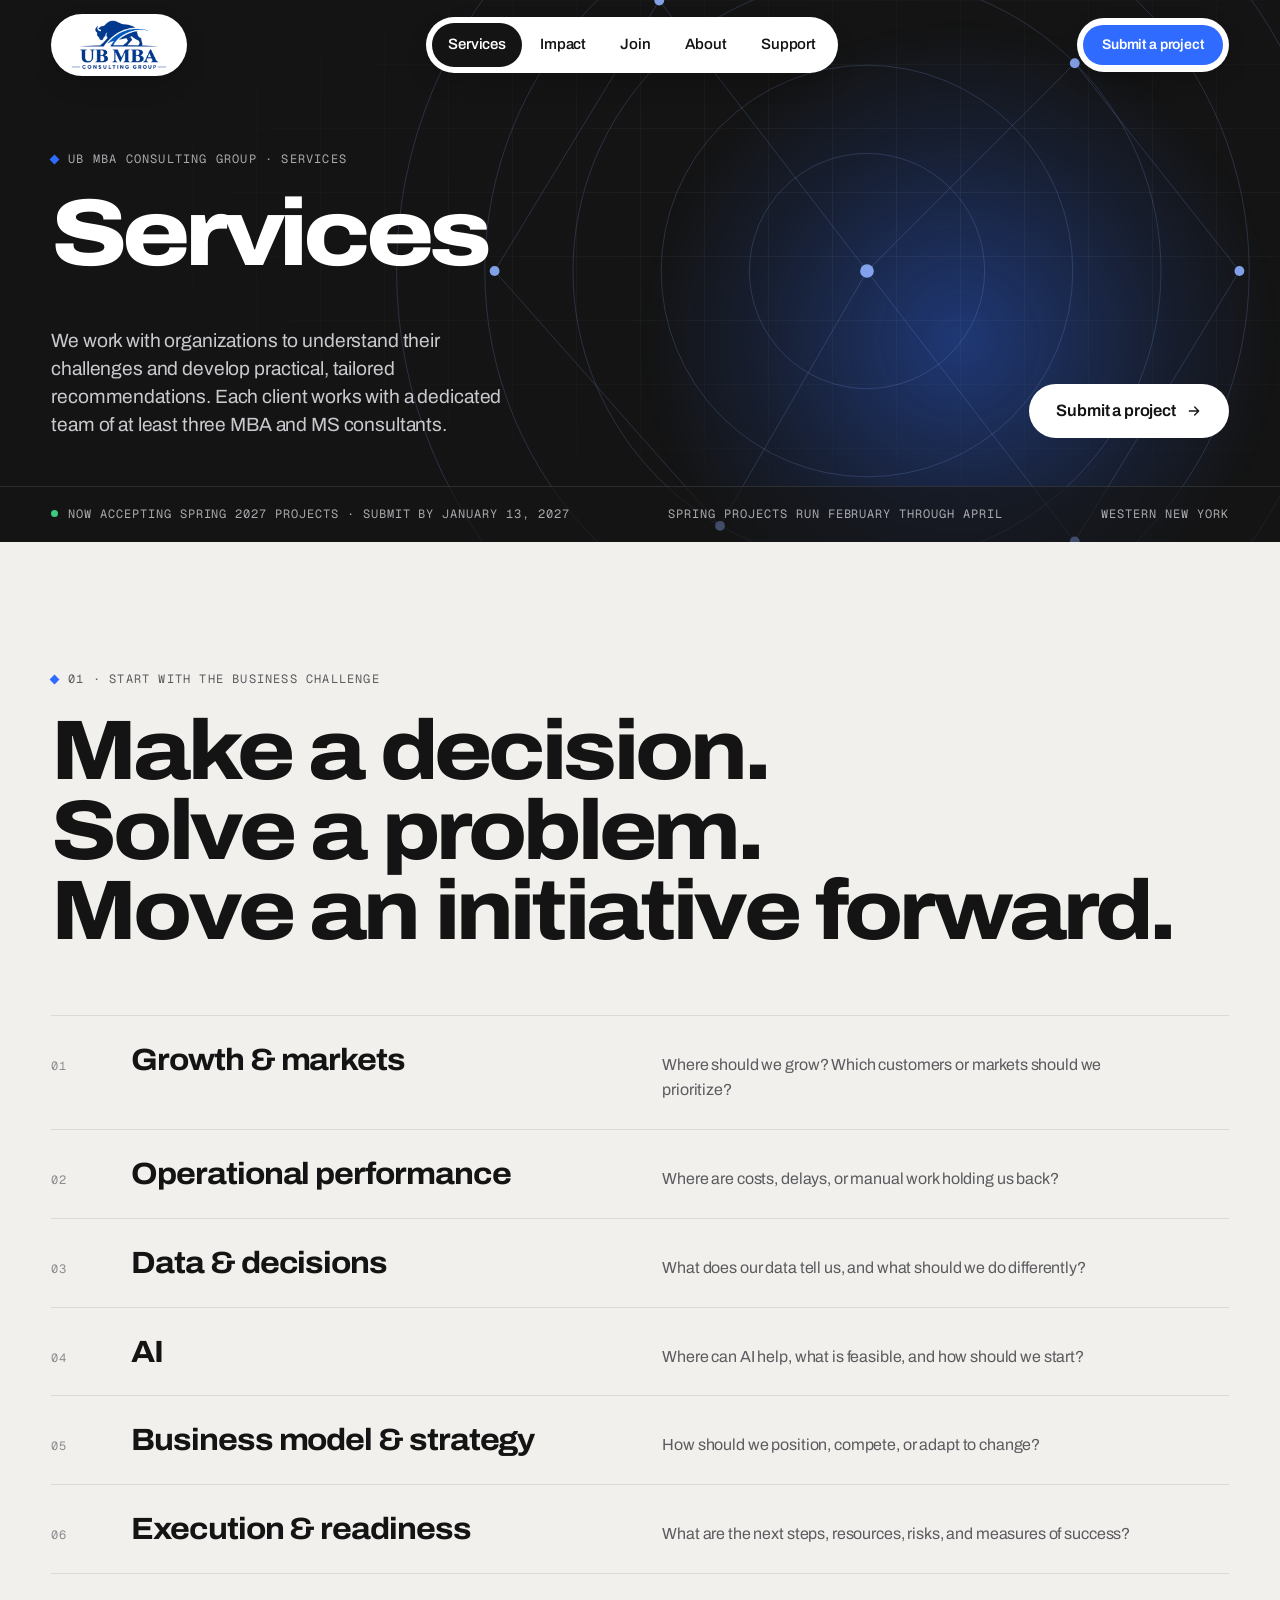
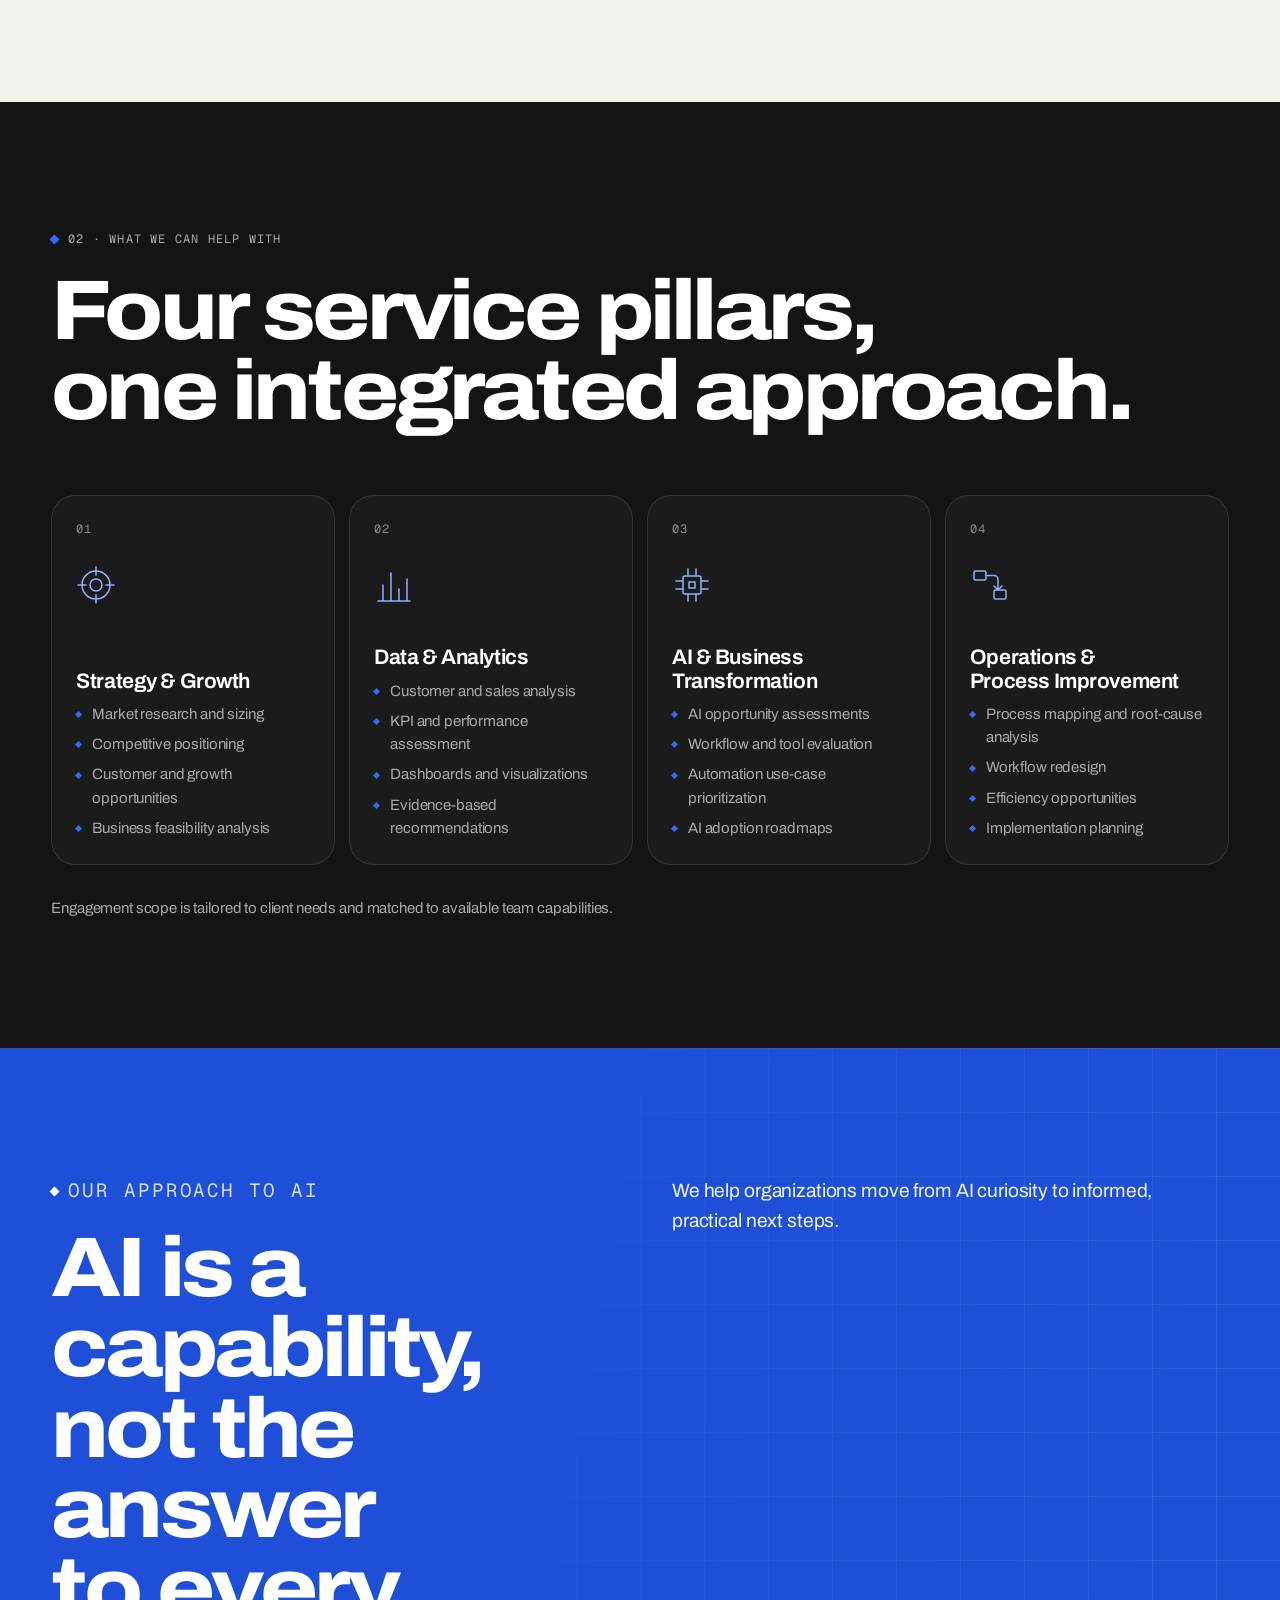
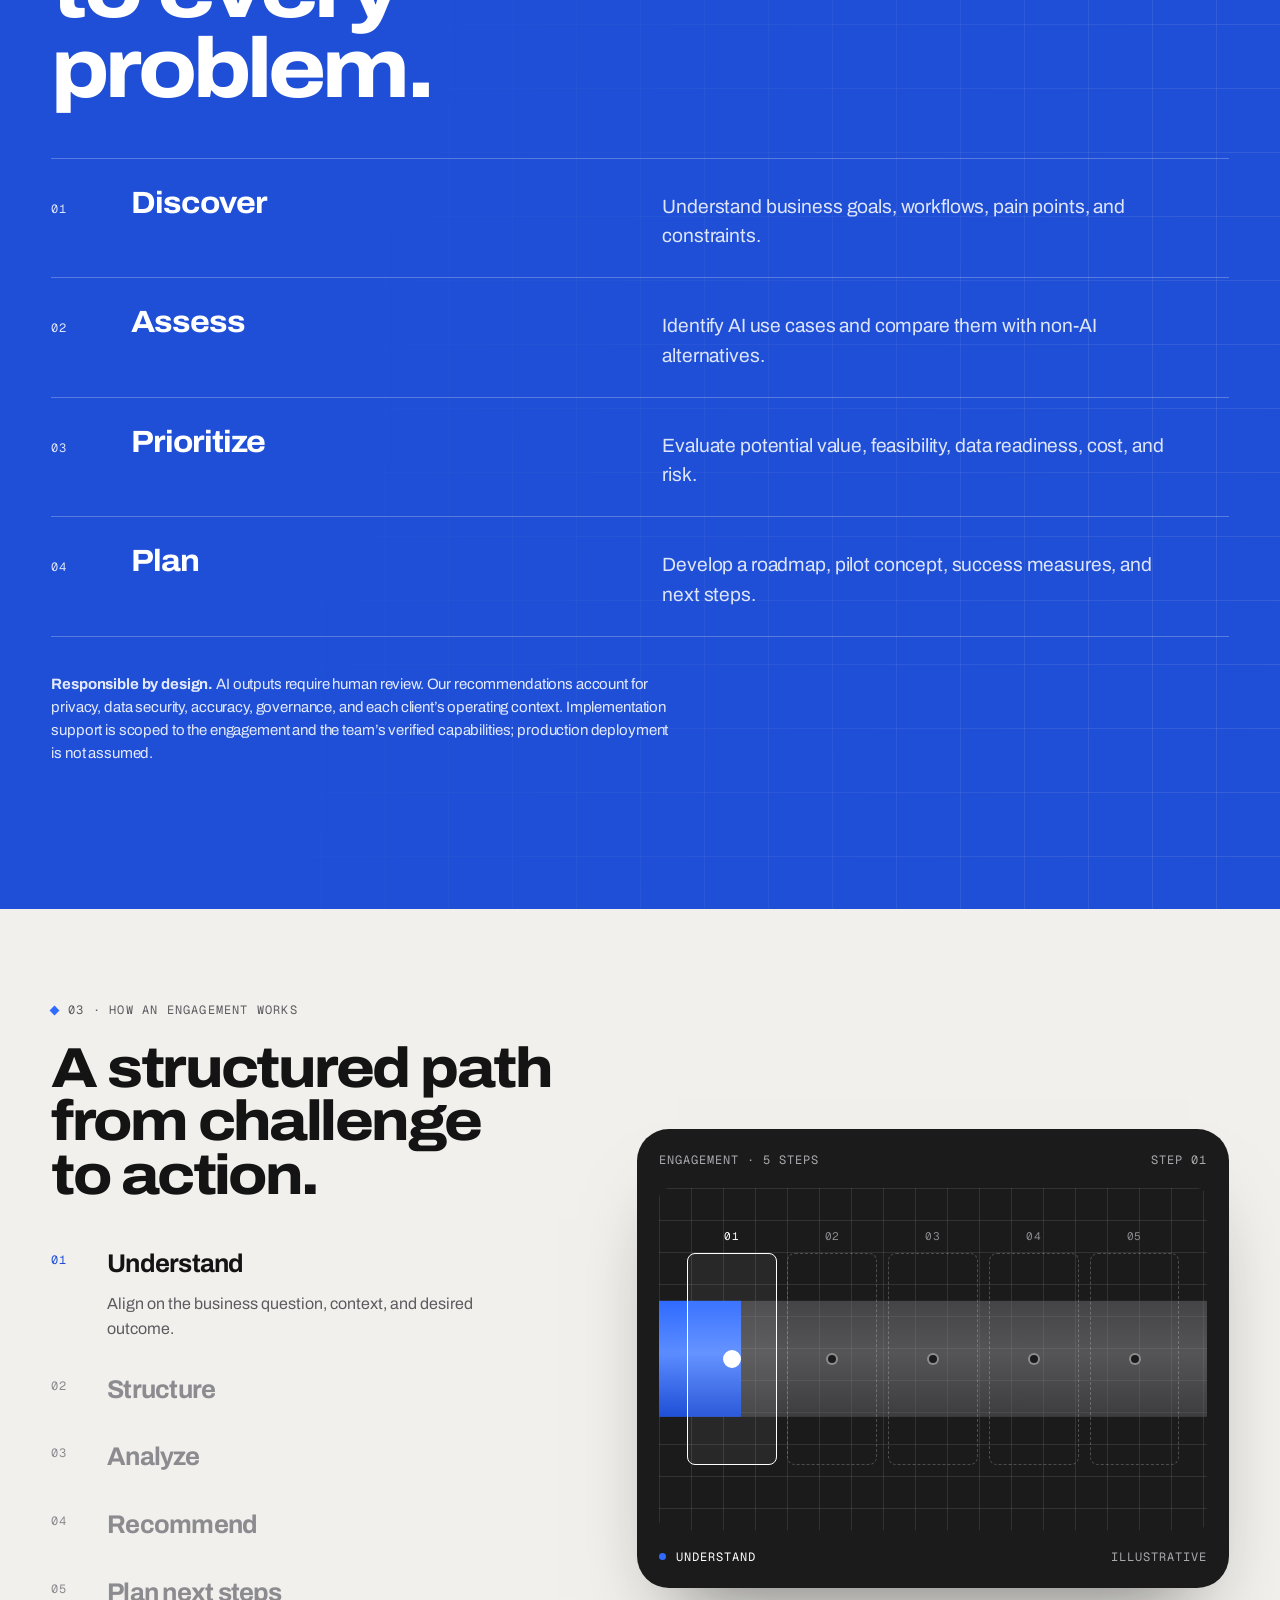
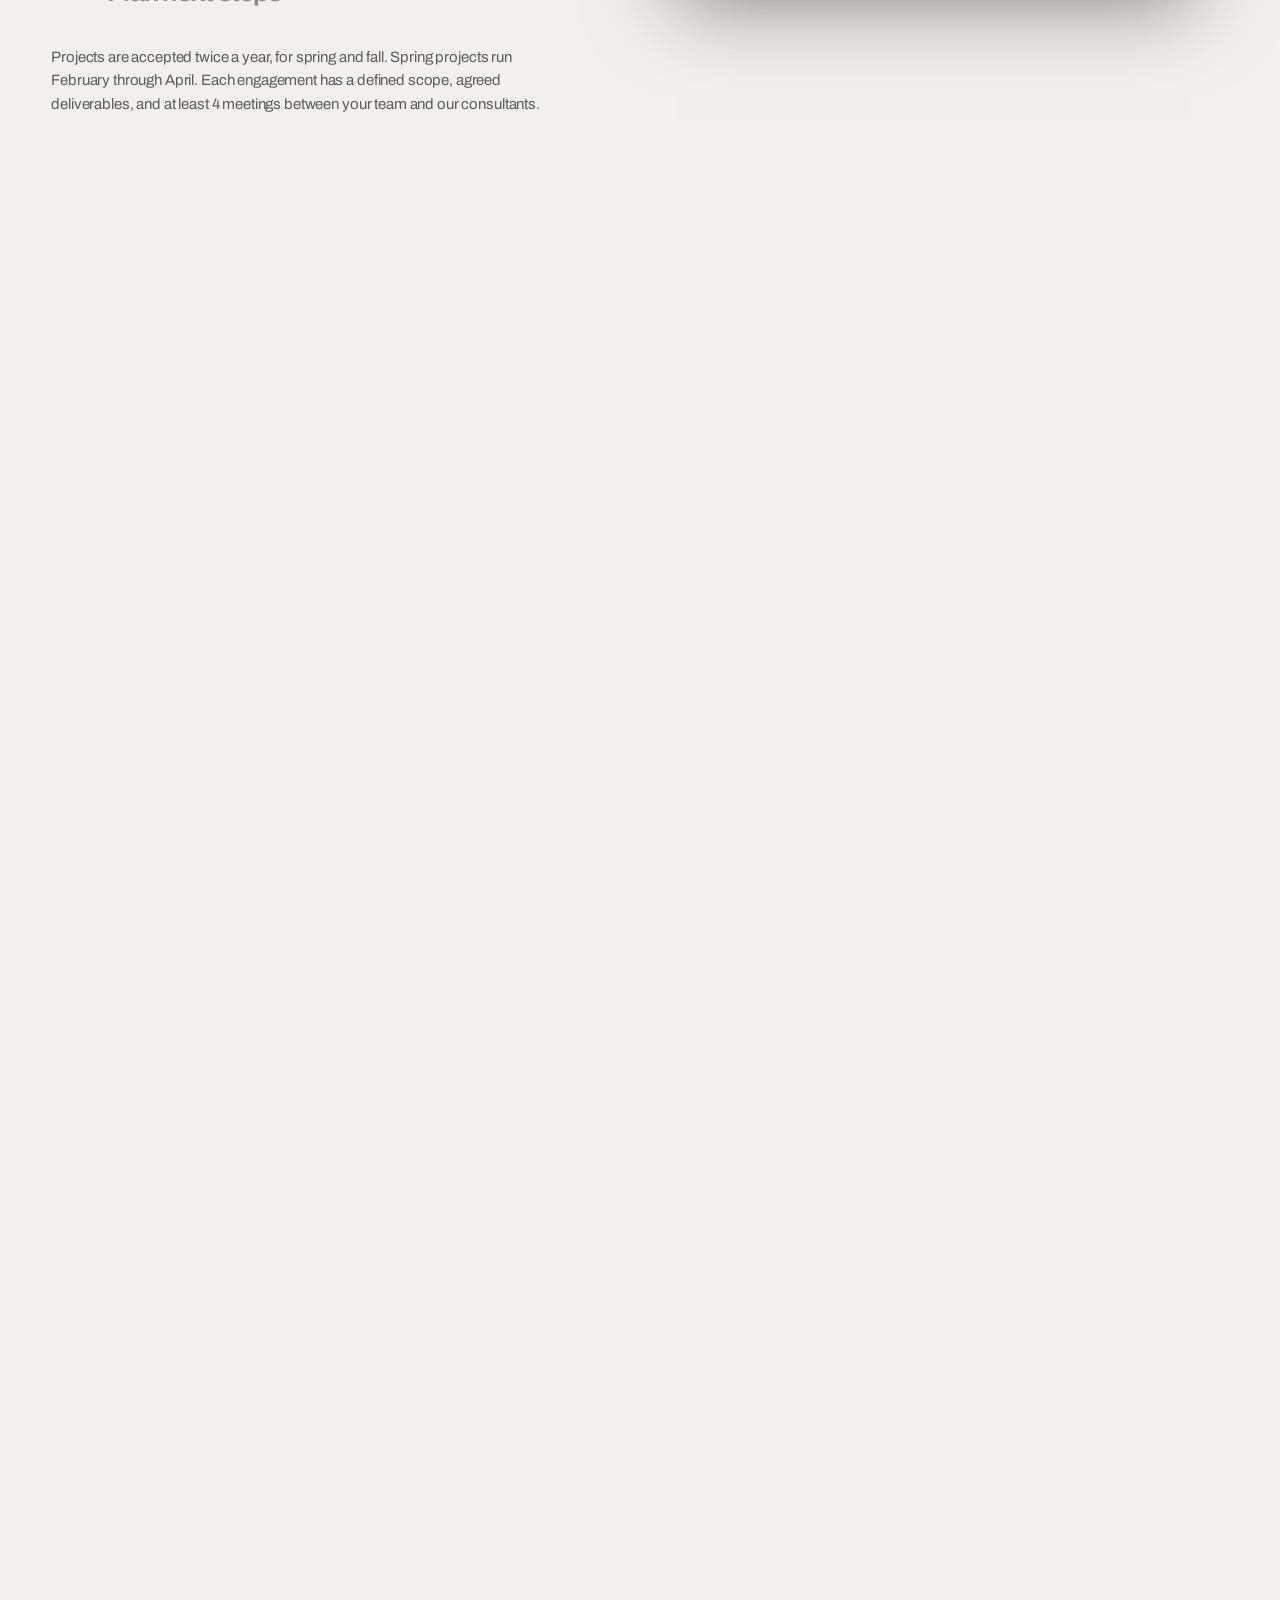
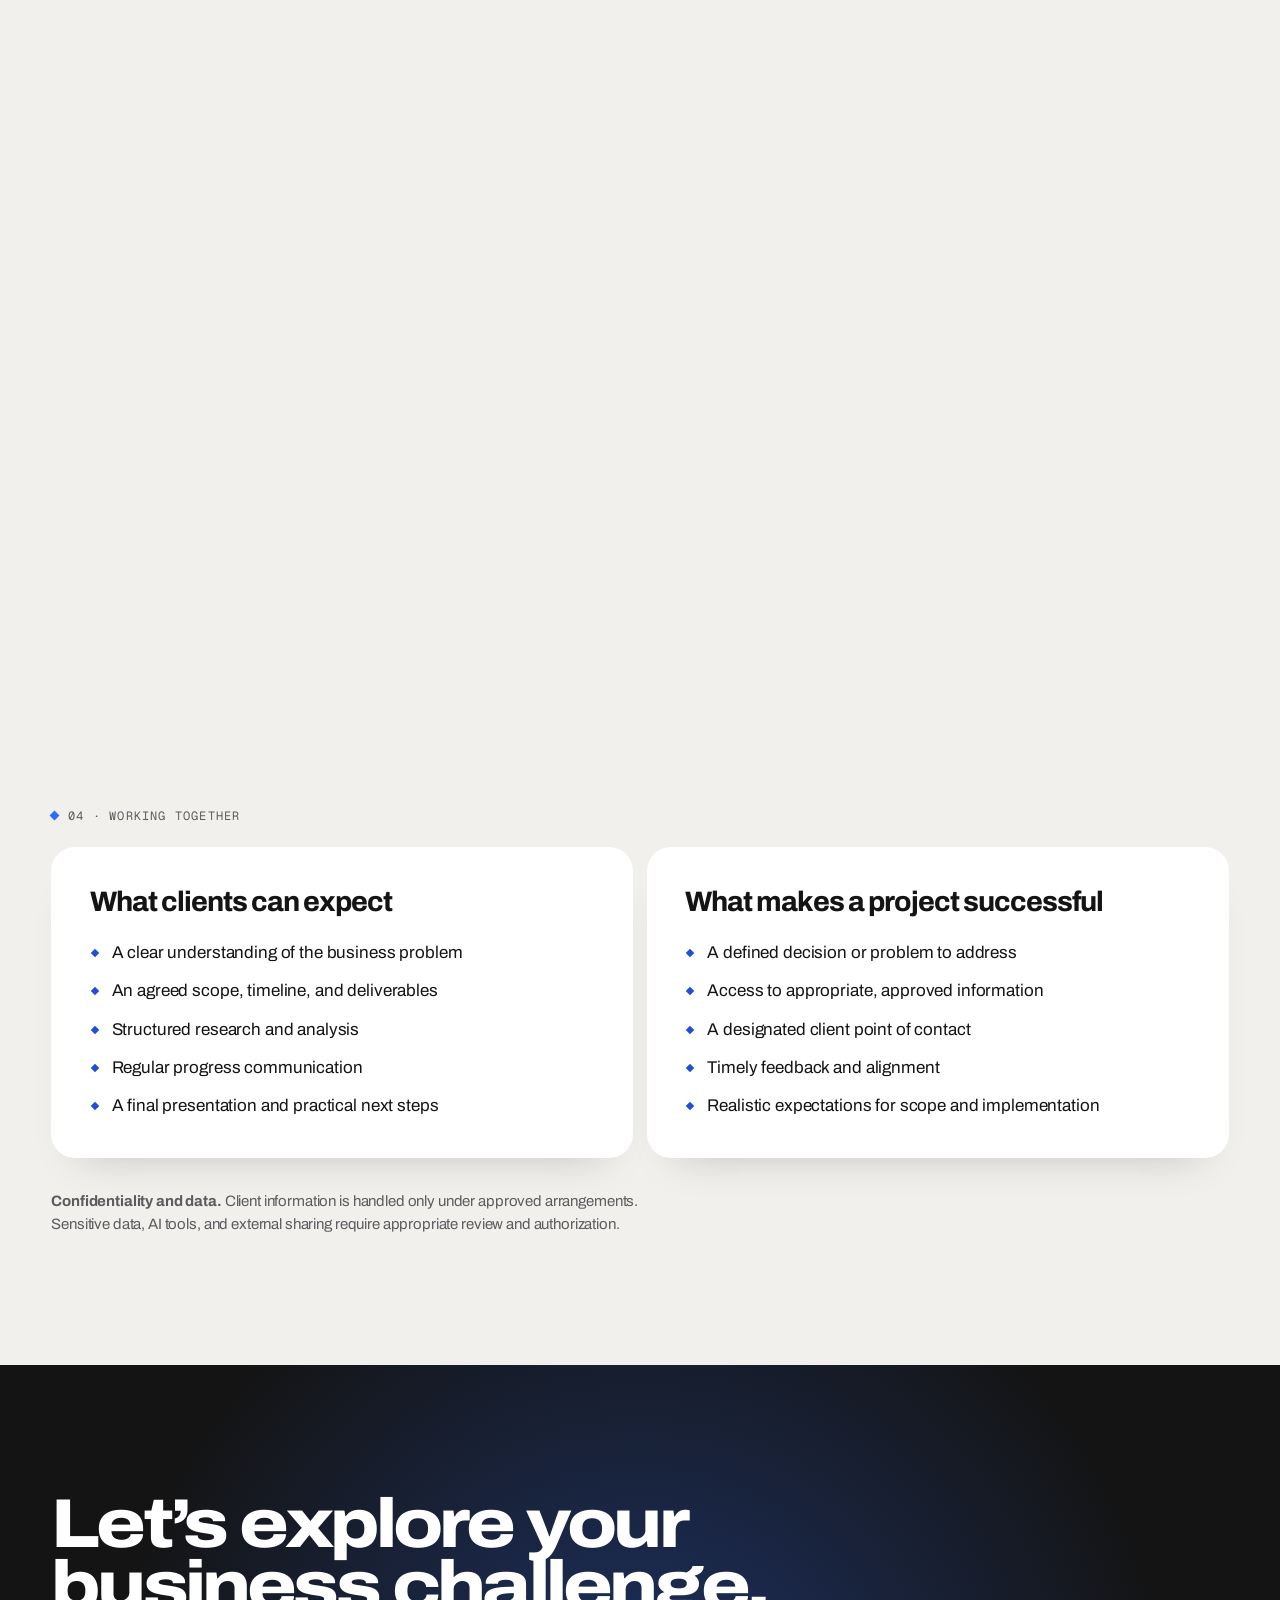
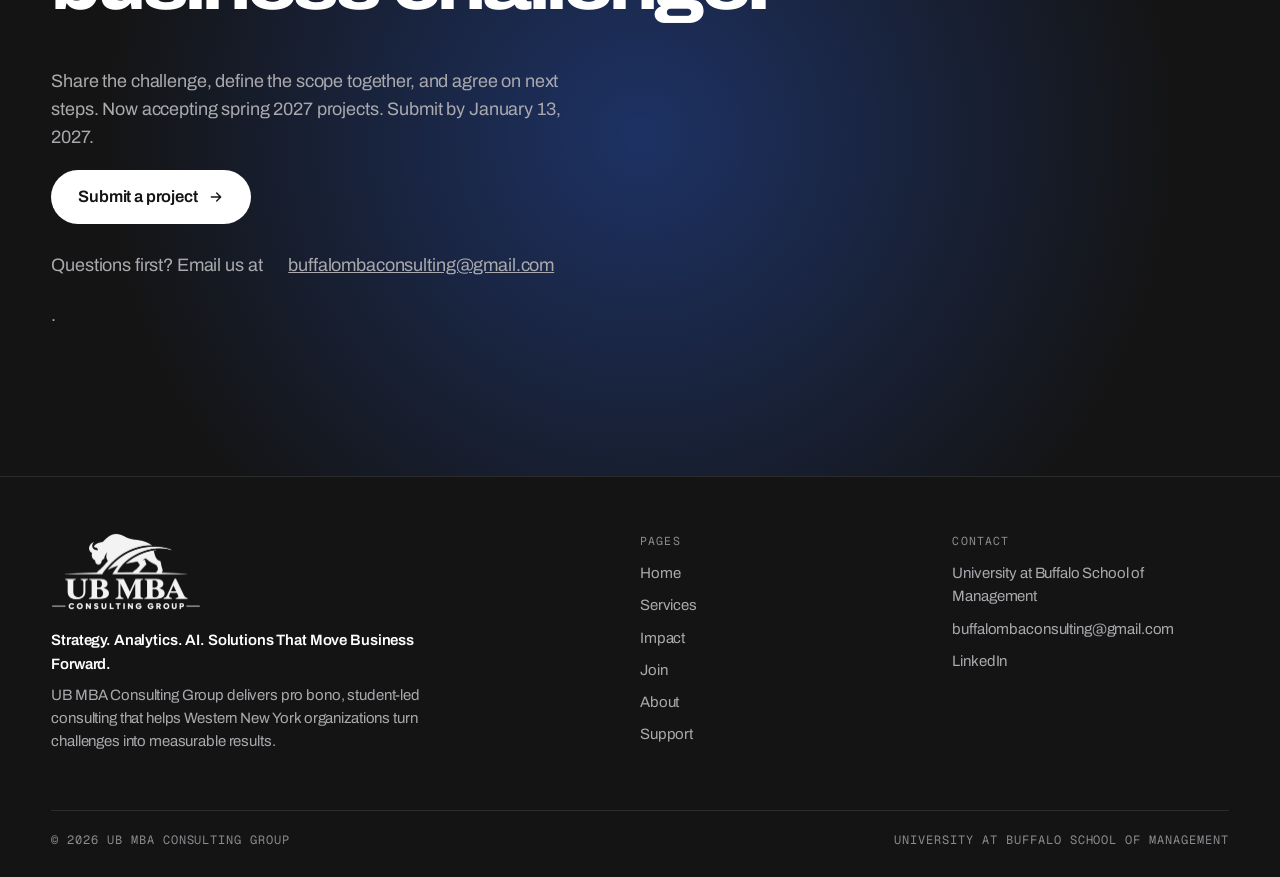
<file: services.html>
<!DOCTYPE html>
<html lang="en">
<head>
<meta charset="utf-8">
<meta name="viewport" content="width=device-width, initial-scale=1, viewport-fit=cover">
<meta name="theme-color" content="#141414">
<title>Services | UB MBA Consulting Group</title>
<meta name="description" content="Companies come to consultants because they need to make a decision, solve a problem, or move an initiative forward.">
<link rel="icon" href="images/ubmcg-favicon.png">
<link rel="apple-touch-icon" href="images/ubmcg-favicon.png">
<link rel="preconnect" href="https://fonts.googleapis.com">
<link rel="preconnect" href="https://fonts.gstatic.com" crossorigin>
<link href="https://fonts.googleapis.com/css2?family=Archivo:wdth,wght@100..125,400..900&family=Geist+Mono:wght@400;500&display=swap" rel="stylesheet">
<link rel="stylesheet" href="styles.css?v=7">
<script>document.documentElement.classList.add("js");</script>
</head>
<body>
<a class="skip" href="#main">Skip to content</a>
<header class="nav">
  <div class="nav__bar">
    <!-- EDIT: logo file is images/ubmcg-logo.png -->
    <a class="nav__pill nav__logo" href="index.html"><img src="images/ubmcg-logo.png" alt="UB MBA Consulting Group" width="600" height="313"></a>
    <nav class="nav__pill nav__links" aria-label="Main"><a href="services.html" aria-current="page">Services</a><a href="impact.html">Impact</a><a href="join.html">Join</a><a href="about.html">About</a><a href="support.html">Support</a></nav>
    <div class="nav__pill nav__actions">
      <a class="btn btn--blue btn--sm" href="submit.html">Submit a project</a>
      <button class="nav__menu" aria-expanded="false" aria-controls="nav-sheet">Menu</button>
    </div>
  </div>
  <nav class="nav__sheet" id="nav-sheet" aria-label="Mobile"><a href="services.html" aria-current="page">Services<span>01</span></a><a href="impact.html">Impact<span>02</span></a><a href="join.html">Join<span>03</span></a><a href="about.html">About<span>04</span></a><a href="support.html">Support<span>05</span></a></nav>
</header>
<main id="main">
<section class="hero hero--page"><div class="hero__art"><div class="hero__glow"></div><div class="hero__grain"></div><svg class="hero__rings" viewBox="0 0 1000 1000" aria-hidden="true">
<circle cx="500" cy="500" r="120"/><circle cx="500" cy="500" r="210"/><circle cx="500" cy="500" r="300"/><circle cx="500" cy="500" r="390"/><circle cx="500" cy="500" r="480"/>
<path d="M500 500L712 288L880 500L712 776L500 500L288 224L120 500L350 760L500 500"/>
<circle class="node" cx="712" cy="288" r="5"/><circle class="node" cx="880" cy="500" r="5"/><circle class="node" cx="712" cy="776" r="5"/><circle class="node" cx="288" cy="224" r="5"/><circle class="node" cx="120" cy="500" r="5"/><circle class="node" cx="350" cy="760" r="5"/><circle class="node" cx="500" cy="500" r="7"/>
</svg></div>
<div class="wrap hero__inner">
  <p class="eyebrow" data-rise>UB MBA Consulting Group · Services</p>
  <h1 class="hero__title" data-lines><span class="ln"><span>Services</span></span></h1>
  <div class="hero__foot"><p class="hero__lede" data-rise style="--i:1">We work with organizations to understand their challenges and develop practical, tailored recommendations. Each client works with a dedicated team of at least three MBA and MS consultants.</p><div class="btn-row" data-rise style="--i:2"><a class="btn btn--light btn--lg" href="submit.html">Submit a project<svg viewBox="0 0 24 24" aria-hidden="true"><path d="M5 12h14M13 6l6 6-6 6"/></svg></a></div></div>
</div><div class="hero__ticker"><div class="wrap hero__ticker-row mono"><!-- EDIT: announcement -->
  <p><span class="dot"></span>Now accepting spring 2027 projects · Submit by January 13, 2027</p><p class="hide-sm">Spring projects run February through April</p><p class="hide-sm">Western New York</p>
</div></div></section>
<section class="pad on-paper"><div class="wrap">
  <div class="section-head ">
  <div><p class="eyebrow">01 · Start with the business challenge</p><h2 class="h1" data-lines><span class="ln"><span>Make a decision.</span></span><span class="ln"><span>Solve a problem.</span></span><span class="ln"><span>Move an initiative forward.</span></span></h2></div>
</div>
  <div class="rows" data-stagger><div class="row" data-rise><span class="row__no">01</span><h3>Growth &amp; markets</h3><p>Where should we grow? Which customers or markets should we prioritize?</p></div><div class="row" data-rise><span class="row__no">02</span><h3>Operational performance</h3><p>Where are costs, delays, or manual work holding us back?</p></div><div class="row" data-rise><span class="row__no">03</span><h3>Data &amp; decisions</h3><p>What does our data tell us, and what should we do differently?</p></div><div class="row" data-rise><span class="row__no">04</span><h3>AI</h3><p>Where can AI help, what is feasible, and how should we start?</p></div><div class="row" data-rise><span class="row__no">05</span><h3>Business model &amp; strategy</h3><p>How should we position, compete, or adapt to change?</p></div><div class="row" data-rise><span class="row__no">06</span><h3>Execution &amp; readiness</h3><p>What are the next steps, resources, risks, and measures of success?</p></div></div>
</div></section>
<section class="pad on-ink"><div class="wrap">
  <div class="section-head ">
  <div><p class="eyebrow">02 · What we can help with</p><h2 class="h1" data-lines><span class="ln"><span>Four service pillars,</span></span><span class="ln"><span>one integrated approach.</span></span></h2></div>
</div>
  <div class="card-grid" data-stagger><article class="card " id="strategy" data-pop><span class="card__no">01</span><div class="card__ic"><svg viewBox="0 0 40 40" aria-hidden="true"><circle cx="20" cy="20" r="14"/><circle cx="20" cy="20" r="6"/><path d="M20 2v8M20 30v8M2 20h8M30 20h8"/></svg></div><h3>Strategy &amp; Growth</h3><ul><li>Market research and sizing</li><li>Competitive positioning</li><li>Customer and growth opportunities</li><li>Business feasibility analysis</li></ul></article><article class="card " id="data" data-pop><span class="card__no">02</span><div class="card__ic"><svg viewBox="0 0 40 40" aria-hidden="true"><path d="M4 36h32M9 36V20M17 36V8M25 36V24M33 36V14"/></svg></div><h3>Data &amp; Analytics</h3><ul><li>Customer and sales analysis</li><li>KPI and performance assessment</li><li>Dashboards and visualizations</li><li>Evidence-based recommendations</li></ul></article><article class="card " id="ai-services" data-pop><span class="card__no">03</span><div class="card__ic"><svg viewBox="0 0 40 40" aria-hidden="true"><rect x="11" y="11" width="18" height="18" rx="2"/><path d="M16 4v7M24 4v7M16 29v7M24 29v7M4 16h7M4 24h7M29 16h7M29 24h7"/><rect x="17" y="17" width="6" height="6"/></svg></div><h3>AI &amp; Business Transformation</h3><ul><li>AI opportunity assessments</li><li>Workflow and tool evaluation</li><li>Automation use-case prioritization</li><li>AI adoption roadmaps</li></ul></article><article class="card " id="operations" data-pop><span class="card__no">04</span><div class="card__ic"><svg viewBox="0 0 40 40" aria-hidden="true"><rect x="4" y="6" width="12" height="9" rx="1.5"/><rect x="24" y="25" width="12" height="9" rx="1.5"/><path d="M16 10.500h8a4 4 0 0 1 4 4V25M24 21l4 4 4-4"/></svg></div><h3>Operations &amp; Process Improvement</h3><ul><li>Process mapping and root-cause analysis</li><li>Workflow redesign</li><li>Efficiency opportunities</li><li>Implementation planning</li></ul></article></div>
  <p class="note" data-rise>Engagement scope is tailored to client needs and matched to available team capabilities.</p>
</div></section>
<section class="band pad" id="ai"><div class="wrap">
  <div class="band__grid">
    <div><p class="eyebrow">Our approach to AI</p><h2 class="h1" data-lines><span class="ln"><span>AI is a capability,</span></span><span class="ln"><span>not the answer to every problem.</span></span></h2></div>
    <p data-rise>We help organizations move from AI curiosity to informed, practical next steps.</p>
  </div>
  <div class="mt-l"><div class="rows" data-stagger><div class="row" data-rise><span class="row__no">01</span><h3>Discover</h3><p>Understand business goals, workflows, pain points, and constraints.</p></div><div class="row" data-rise><span class="row__no">02</span><h3>Assess</h3><p>Identify AI use cases and compare them with non-AI alternatives.</p></div><div class="row" data-rise><span class="row__no">03</span><h3>Prioritize</h3><p>Evaluate potential value, feasibility, data readiness, cost, and risk.</p></div><div class="row" data-rise><span class="row__no">04</span><h3>Plan</h3><p>Develop a roadmap, pilot concept, success measures, and next steps.</p></div></div></div>
  <p class="fine" data-rise><strong>Responsible by design.</strong> AI outputs require human review. Our recommendations account for privacy, data security, accuracy, governance, and each client’s operating context. Implementation support is scoped to the engagement and the team’s verified capabilities; production deployment is not assumed.</p>
</div></section>
<section class="proc proc--pin on-paper" style="--steps:5">
<div class="proc__sticky"><div class="wrap proc__grid">
  <div>
    <p class="eyebrow">03 · How an engagement works</p>
    <h2 class="h1">A structured path from challenge to action.</h2>
    <ol class="proc__steps"><li><button type="button" class="pstep" data-title="Understand"><span class="pstep__no">01</span><span class="pstep__t">Understand</span><span class="pstep__d"><p>Align on the business question, context, and desired outcome.</p></span></button></li><li><button type="button" class="pstep" data-title="Structure"><span class="pstep__no">02</span><span class="pstep__t">Structure</span><span class="pstep__d"><p>Define scope, workstreams, timeline, and deliverables.</p></span></button></li><li><button type="button" class="pstep" data-title="Analyze"><span class="pstep__no">03</span><span class="pstep__t">Analyze</span><span class="pstep__d"><p>Conduct research, assess data, test assumptions, and compare options.</p></span></button></li><li><button type="button" class="pstep" data-title="Recommend"><span class="pstep__no">04</span><span class="pstep__t">Recommend</span><span class="pstep__d"><p>Prioritize findings and develop actionable recommendations.</p></span></button></li><li><button type="button" class="pstep" data-title="Plan next steps"><span class="pstep__no">05</span><span class="pstep__t">Plan next steps</span><span class="pstep__d"><p>Outline owners, milestones, resources, risks, and success measures.</p></span></button></li></ol><p class="note">Projects are accepted twice a year, for spring and fall. Spring projects run February through April. Each engagement has a defined scope, agreed deliverables, and at least 4 meetings between your team and our consultants.</p>
  </div>
  <div class="dia" aria-hidden="true">
    <div class="dia__head mono"><p>Engagement · 5 steps</p><p>Step <span class="dia__count">01</span></p></div>
    <div class="dia__stage" style="--n:5"><div class="dia__track"></div><div class="dia__fill"></div><div class="dia__stations"><div class="st"><span>01</span></div><div class="st"><span>02</span></div><div class="st"><span>03</span></div><div class="st"><span>04</span></div><div class="st"><span>05</span></div></div></div>
    <div class="dia__foot mono"><p class="dia__status"><span class="dot"></span><span class="dia__status-t">Understand</span></p><p>Illustrative</p></div>
  </div>
</div></div></section>
<section class="pad on-paper"><div class="wrap">
  <p class="eyebrow">04 · Working together</p>
  <div class="two" data-stagger>
    <div class="panel" data-pop><h3>What clients can expect</h3><ul class="checks"><li>A clear understanding of the business problem</li><li>An agreed scope, timeline, and deliverables</li><li>Structured research and analysis</li><li>Regular progress communication</li><li>A final presentation and practical next steps</li></ul></div>
    <div class="panel" data-pop><h3>What makes a project successful</h3><ul class="checks"><li>A defined decision or problem to address</li><li>Access to appropriate, approved information</li><li>A designated client point of contact</li><li>Timely feedback and alignment</li><li>Realistic expectations for scope and implementation</li></ul></div>
  </div>
  <p class="note" data-rise><strong>Confidentiality and data.</strong> Client information is handled only under approved arrangements. Sensitive data, AI tools, and external sharing require appropriate review and authorization.</p>
</div></section>
<section class="closer pad closer--long"><div class="wrap">
  <h2 class="closer__title" data-lines><span class="ln"><span>Let’s explore your</span></span><span class="ln"><span class=hot>business challenge.</span></span></h2>
  <p data-rise>Share the challenge, define the scope together, and agree on next steps. Now accepting spring 2027 projects. Submit by January 13, 2027.</p>
  <div class="btn-row" data-rise style="--i:1"><a class="btn btn--light btn--lg" href="submit.html">Submit a project<svg viewBox="0 0 24 24" aria-hidden="true"><path d="M5 12h14M13 6l6 6-6 6"/></svg></a></div>
  <p class="closer__links" data-rise style="--i:2">Questions first? Email us at&nbsp;<a href="mailto:buffalombaconsulting@gmail.com">buffalombaconsulting@gmail.com</a>.</p>
</div></section>
</main>
<footer class="footer">
  <div class="wrap">
    <div class="footer__grid">
      <div>
        <img class="footer__logo" src="images/ubmcg-logo-white.png" alt="UB MBA Consulting Group" width="600" height="313">
        <p class="footer__tag">Strategy. Analytics. AI. Solutions That Move Business Forward.</p>
        <p>UB MBA Consulting Group delivers pro bono, student-led consulting that helps Western New York organizations turn challenges into measurable results.</p>
      </div>
      <div>
        <h2>Pages</h2>
        <ul><li><a href="index.html">Home</a></li><li><a href="services.html">Services</a></li><li><a href="impact.html">Impact</a></li><li><a href="join.html">Join</a></li><li><a href="about.html">About</a></li><li><a href="support.html">Support</a></li></ul>
      </div>
      <div>
        <h2>Contact</h2>
        <ul><!-- EDIT: club email and LinkedIn -->
          <li>University at Buffalo School of Management</li>
          <li><a href="mailto:buffalombaconsulting@gmail.com">buffalombaconsulting@gmail.com</a></li>
          <li><a href="https://www.linkedin.com/company/ub-mba-consulting" target="_blank" rel="noopener">LinkedIn</a></li>
        </ul>
      </div>
    </div>
    <div class="footer__bottom mono"><p>© 2026 UB MBA Consulting Group</p><p>University at Buffalo School of Management</p></div>
  </div>
</footer>
<script src="script.js?v=7" defer></script>
</body>
</html>
</file>
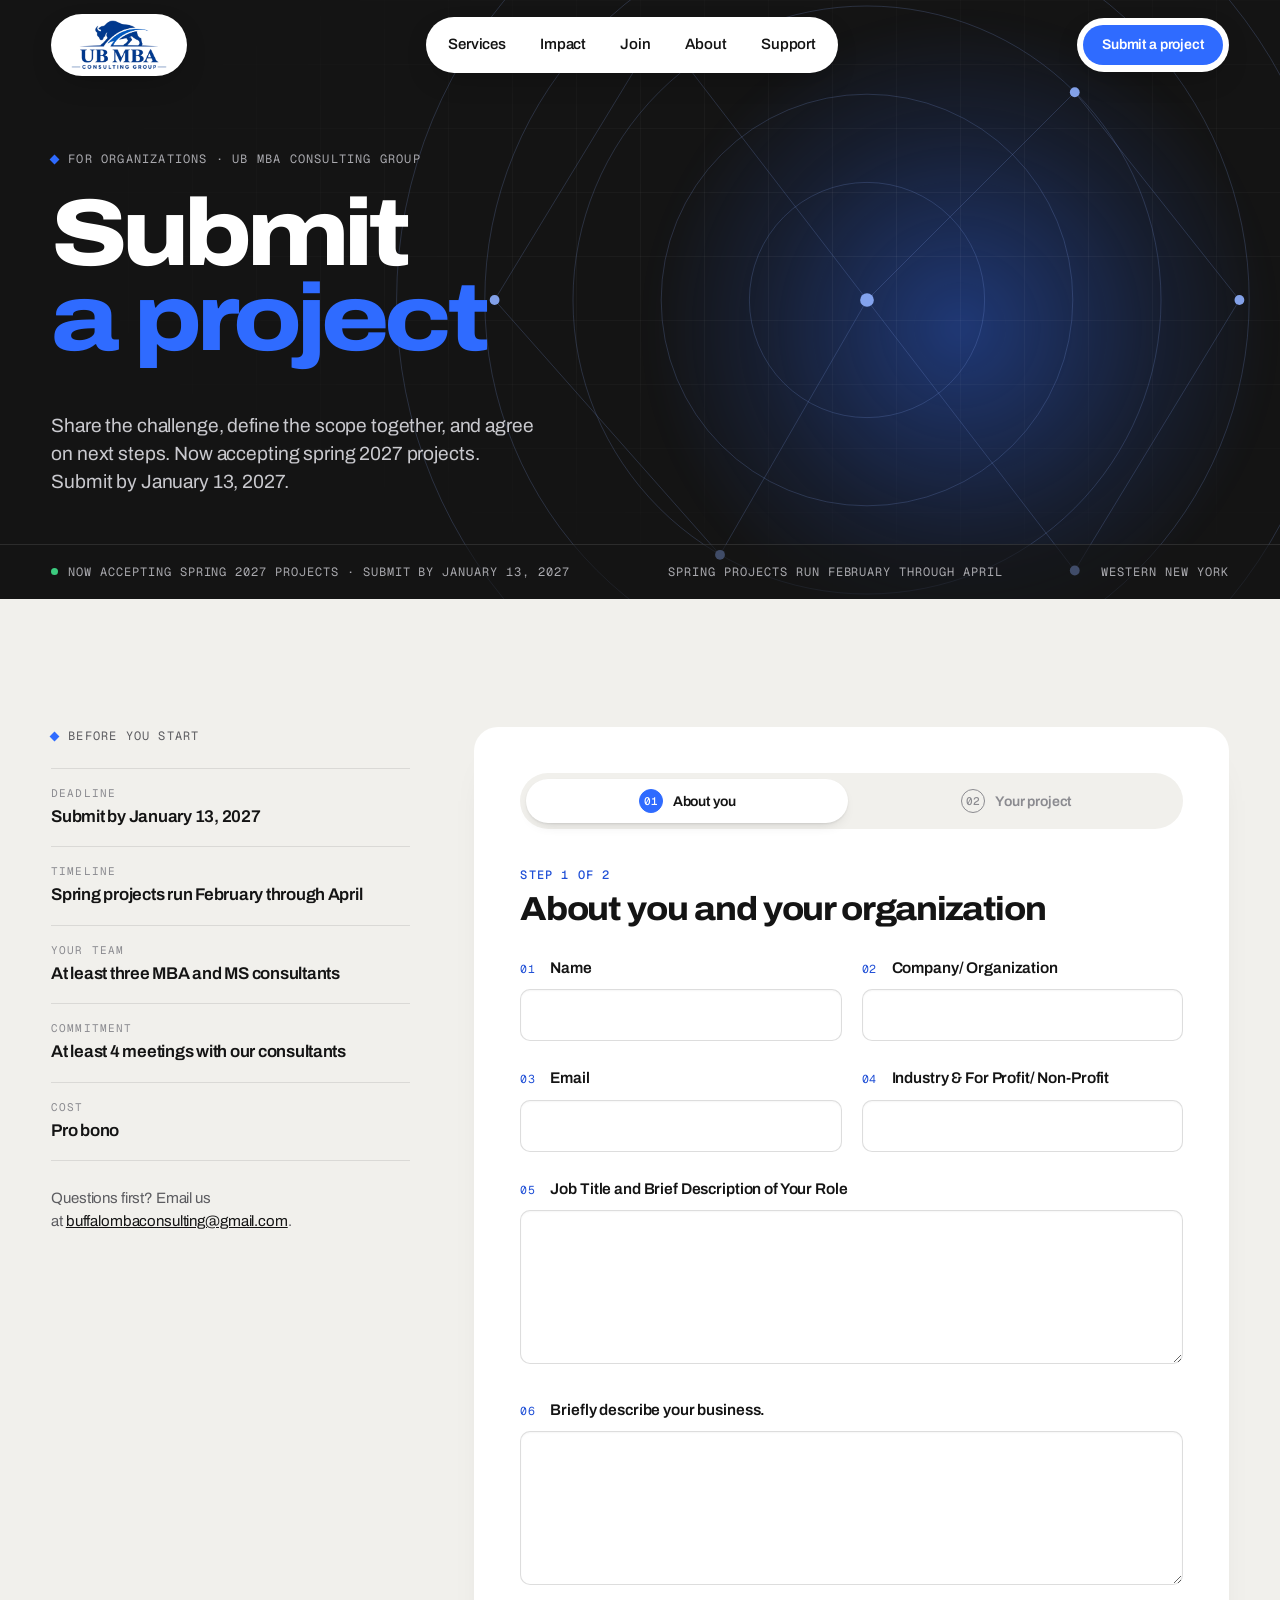
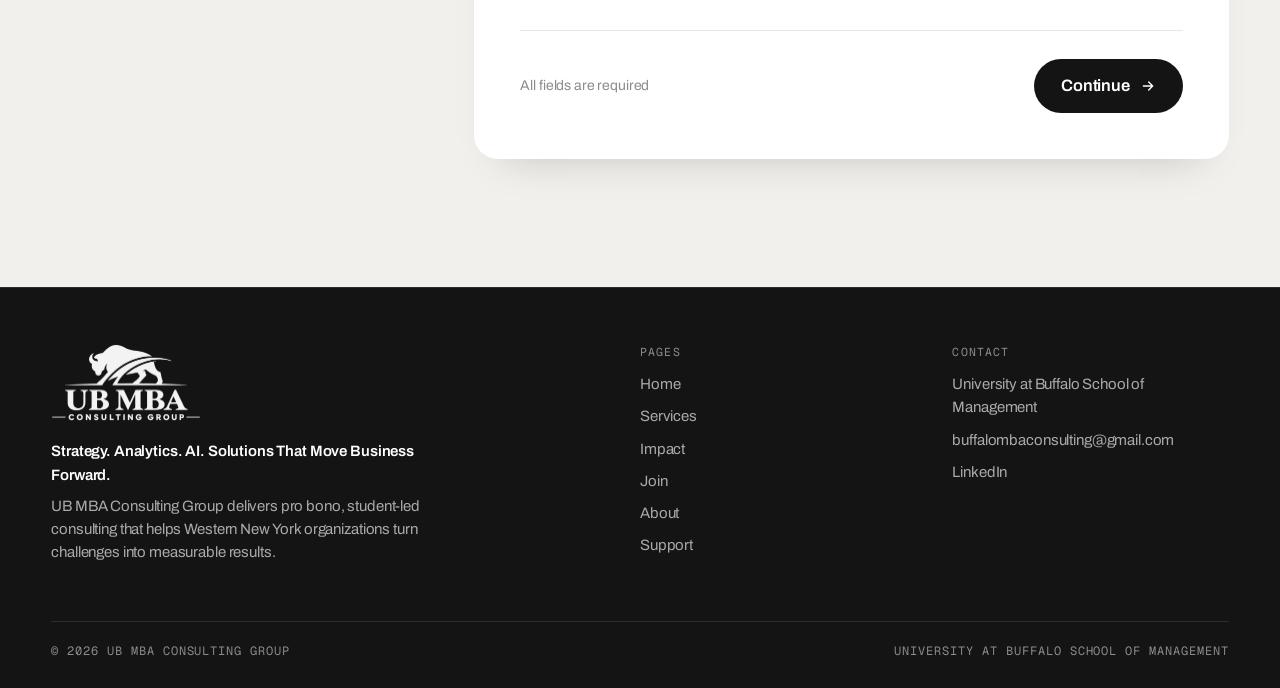
<file: submit.html>
<!DOCTYPE html>
<html lang="en">
<head>
<meta charset="utf-8">
<meta name="viewport" content="width=device-width, initial-scale=1, viewport-fit=cover">
<meta name="theme-color" content="#141414">
<title>Submit a project | UB MBA Consulting Group</title>
<meta name="description" content="Share the challenge, define the scope together, and agree on next steps.">
<link rel="icon" href="images/ubmcg-favicon.png">
<link rel="apple-touch-icon" href="images/ubmcg-favicon.png">
<link rel="preconnect" href="https://fonts.googleapis.com">
<link rel="preconnect" href="https://fonts.gstatic.com" crossorigin>
<link href="https://fonts.googleapis.com/css2?family=Archivo:wdth,wght@100..125,400..900&family=Geist+Mono:wght@400;500&display=swap" rel="stylesheet">
<link rel="stylesheet" href="styles.css?v=7">
<script>document.documentElement.classList.add("js");</script>
</head>
<body>
<a class="skip" href="#main">Skip to content</a>
<header class="nav">
  <div class="nav__bar">
    <!-- EDIT: logo file is images/ubmcg-logo.png -->
    <a class="nav__pill nav__logo" href="index.html"><img src="images/ubmcg-logo.png" alt="UB MBA Consulting Group" width="600" height="313"></a>
    <nav class="nav__pill nav__links" aria-label="Main"><a href="services.html">Services</a><a href="impact.html">Impact</a><a href="join.html">Join</a><a href="about.html">About</a><a href="support.html">Support</a></nav>
    <div class="nav__pill nav__actions">
      <a class="btn btn--blue btn--sm" href="submit.html">Submit a project</a>
      <button class="nav__menu" aria-expanded="false" aria-controls="nav-sheet">Menu</button>
    </div>
  </div>
  <nav class="nav__sheet" id="nav-sheet" aria-label="Mobile"><a href="services.html">Services<span>01</span></a><a href="impact.html">Impact<span>02</span></a><a href="join.html">Join<span>03</span></a><a href="about.html">About<span>04</span></a><a href="support.html">Support<span>05</span></a></nav>
</header>
<main id="main">
<section class="hero hero--page"><div class="hero__art"><div class="hero__glow"></div><div class="hero__grain"></div><svg class="hero__rings" viewBox="0 0 1000 1000" aria-hidden="true">
<circle cx="500" cy="500" r="120"/><circle cx="500" cy="500" r="210"/><circle cx="500" cy="500" r="300"/><circle cx="500" cy="500" r="390"/><circle cx="500" cy="500" r="480"/>
<path d="M500 500L712 288L880 500L712 776L500 500L288 224L120 500L350 760L500 500"/>
<circle class="node" cx="712" cy="288" r="5"/><circle class="node" cx="880" cy="500" r="5"/><circle class="node" cx="712" cy="776" r="5"/><circle class="node" cx="288" cy="224" r="5"/><circle class="node" cx="120" cy="500" r="5"/><circle class="node" cx="350" cy="760" r="5"/><circle class="node" cx="500" cy="500" r="7"/>
</svg></div>
<div class="wrap hero__inner">
  <p class="eyebrow" data-rise>For organizations · UB MBA Consulting Group</p>
  <h1 class="hero__title" data-lines><span class="ln"><span>Submit</span></span><span class="ln"><span class=hot>a project</span></span></h1>
  <div class="hero__foot"><p class="hero__lede" data-rise style="--i:1">Share the challenge, define the scope together, and agree on next steps. Now accepting spring 2027 projects. Submit by January 13, 2027.</p></div>
</div><div class="hero__ticker"><div class="wrap hero__ticker-row mono"><!-- EDIT: announcement -->
  <p><span class="dot"></span>Now accepting spring 2027 projects · Submit by January 13, 2027</p><p class="hide-sm">Spring projects run February through April</p><p class="hide-sm">Western New York</p>
</div></div></section>
<section class="pad on-paper"><div class="wrap rfp-wrap">
  <aside class="rfp-aside" data-rise>
    <p class="eyebrow">Before you start</p>
    <dl class="rfp-facts">
      <div><dt>Deadline</dt><dd>Submit by January 13, 2027</dd></div>
      <div><dt>Timeline</dt><dd>Spring projects run February through April</dd></div>
      <div><dt>Your team</dt><dd>At least three MBA and MS consultants</dd></div>
      <div><dt>Commitment</dt><dd>At least 4 meetings with our consultants</dd></div>
      <div><dt>Cost</dt><dd>Pro bono</dd></div>
    </dl>
    <p class="rfp-help">Questions first? Email us at&nbsp;<a href="mailto:buffalombaconsulting@gmail.com">buffalombaconsulting@gmail.com</a>.</p>
  </aside>
  <div class="panel rfp-panel" data-pop>
  <!-- EDIT: form questions. Answers are emailed to the address in the form action through formsubmit.co -->
  <form class="rfp" id="rfp" action="https://formsubmit.co/buffalombaconsulting@gmail.com" method="POST" novalidate>
    <input type="hidden" name="_subject" value="New project proposal from the UB MBA Consulting Group website">
    <input type="hidden" name="_template" value="table">
    <input type="hidden" name="_next" value="">
    <ol class="rfp-progress" aria-label="Form progress"><li class="on" data-step-dot="1"><span>01</span>About you</li><li data-step-dot="2"><span>02</span>Your project</li></ol>
    <fieldset class="rfp-step" data-step="1"><legend><span class="mono">Step 1 of 2</span>About you and your organization</legend><div class="rfp-grid"><div class="field field--half"><label for="f0"><span class="field__no">01</span><span class="field__q">Name</span></label><input id="f0" name="Name" type="text" required autocomplete="name"></div><div class="field field--half"><label for="f1"><span class="field__no">02</span><span class="field__q">Company/ Organization</span></label><input id="f1" name="Company / Organization" type="text" required autocomplete="organization"></div><div class="field field--half"><label for="f2"><span class="field__no">03</span><span class="field__q">Email</span></label><input id="f2" name="email" type="email" required autocomplete="email"></div><div class="field field--half"><label for="f3"><span class="field__no">04</span><span class="field__q">Industry & For Profit/ Non-Profit</span></label><input id="f3" name="Industry & For Profit / Non-Profit" type="text" required autocomplete="off"></div><div class="field"><label for="f4"><span class="field__no">05</span><span class="field__q">Job Title and Brief Description of Your Role</span></label><textarea id="f4" name="Job title and role" rows="5" required maxlength="3000"></textarea></div><div class="field"><label for="f5"><span class="field__no">06</span><span class="field__q">Briefly describe your business.</span></label><textarea id="f5" name="About the business" rows="5" required maxlength="3000"></textarea></div></div>
      <div class="rfp-actions"><span class="rfp-hint">All fields are required</span><button type="button" class="btn btn--ink btn--lg" data-next>Continue<svg viewBox="0 0 24 24" aria-hidden="true"><path d="M5 12h14M13 6l6 6-6 6"/></svg></button></div></fieldset>
    <fieldset class="rfp-step" data-step="2"><legend><span class="mono">Step 2 of 2</span>Your project</legend><div class="rfp-grid"><div class="field"><label for="f10"><span class="field__no">07</span><span class="field__q">Please describe the business challenge you are seeking to address with our team.</span></label><textarea id="f10" name="Business challenge" rows="5" required maxlength="3000"></textarea></div><div class="field"><label for="f11"><span class="field__no">08</span><span class="field__q">Describe what steps, if any, you have taken thus far to handle this challenge. Please also describe any barriers you are facing.</span></label><textarea id="f11" name="Steps taken and barriers" rows="5" required maxlength="3000"></textarea></div><div class="field"><label for="f12"><span class="field__no">09</span><span class="field__q">Describe resources your company can allocate to this project. Please identify time/personnel/etc that can be dedicated to the project phase or post engagement implementation phase.</span></label><textarea id="f12" name="Resources available" rows="5" required maxlength="3000"></textarea></div><div class="field"><label for="f13"><span class="field__no">10</span><span class="field__q">Describe what “success” would look like to you and your organization post consulting project.</span></label><textarea id="f13" name="Definition of success" rows="5" required maxlength="3000"></textarea></div></div>
      <div class="rfp-actions"><button type="button" class="btn btn--ghost btn--lg" data-back>Back</button><button type="submit" class="btn btn--blue btn--lg">Submit application<svg viewBox="0 0 24 24" aria-hidden="true"><path d="M5 12h14M13 6l6 6-6 6"/></svg></button></div></fieldset>
    <p class="rfp-status" role="status" aria-live="polite"></p>
  </form>
  <div class="rfp-done" id="rfp-done" hidden tabindex="-1">
    <p class="eyebrow">Received</p>
    <h2 class="h2">Thank you for submitting your project!</h2>
    <!-- EDIT: thank you message -->
    <p>The UB MCG Team will notify you of project selections by January 20th. If you have any questions or additional information you would like to include please reach out to <a href="mailto:buffalombaconsulting@gmail.com">buffalombaconsulting@gmail.com</a>.</p>
    <p><a class="btn btn--ink" href="index.html">Back to home<svg viewBox="0 0 24 24" aria-hidden="true"><path d="M5 12h14M13 6l6 6-6 6"/></svg></a></p>
  </div>
  </div>
</div></section>
<script>
(function () {
  var form = document.getElementById('rfp'), done = document.getElementById('rfp-done');
  var status = form.querySelector('.rfp-status'), steps = form.querySelectorAll('.rfp-step');
  form.classList.add('is-js');
  form.querySelector('[name="_next"]').value = location.href.split('?')[0] + '?sent=1';
  if (/[?&]sent=1/.test(location.search)) { form.hidden = true; done.hidden = false; }
  function show(n, focus) {
    steps.forEach(function (s) { s.hidden = s.getAttribute('data-step') !== String(n); });
    form.querySelectorAll('[data-step-dot]').forEach(function (d) { d.classList.toggle('on', +d.getAttribute('data-step-dot') <= n); });
    if (focus) { form.scrollIntoView({ behavior: matchMedia('(prefers-reduced-motion: reduce)').matches ? 'auto' : 'smooth', block: 'start' }); var f = form.querySelector('[data-step="' + n + '"] input, [data-step="' + n + '"] textarea'); if (f) f.focus({ preventScroll: true }); }
  }
  function valid(step) {
    var bad = Array.prototype.filter.call(step.querySelectorAll('input,textarea'), function (el) { return !el.checkValidity(); });
    if (bad.length) { bad[0].reportValidity(); return false; }
    return true;
  }
  form.querySelector('[data-next]').addEventListener('click', function () { if (valid(steps[0])) show(2, true); });
  form.querySelector('[data-back]').addEventListener('click', function () { show(1, true); });
  form.addEventListener('submit', function (e) {
    e.preventDefault();
    if (!valid(steps[0])) { show(1); valid(steps[0]); return; }
    if (!valid(steps[1])) return;
    var data = {};
    new FormData(form).forEach(function (v, k) { if (k !== '_next') data[k] = v; });
    data._subject = 'New project proposal: ' + (data['Company / Organization'] || data.Name);
    var btn = form.querySelector('[type=submit]');
    btn.disabled = true; status.textContent = 'Sending…';
    fetch(form.action.replace('formsubmit.co/', 'formsubmit.co/ajax/'), {
      method: 'POST', headers: { 'Content-Type': 'application/json', 'Accept': 'application/json' }, body: JSON.stringify(data)
    }).then(function (r) { return r.json(); }).then(function (res) {
      if (String(res.success) === 'true') { form.hidden = true; done.hidden = false; done.focus(); }
      else { throw new Error(res.message || 'Submission failed'); }
    }).catch(function (err) {
      btn.disabled = false;
      status.textContent = 'Sorry, your application could not be sent (' + err.message + '). Please try again, or email buffalombaconsulting@gmail.com.';
    });
  });
  show(1, false);
})();
</script>
</main>
<footer class="footer">
  <div class="wrap">
    <div class="footer__grid">
      <div>
        <img class="footer__logo" src="images/ubmcg-logo-white.png" alt="UB MBA Consulting Group" width="600" height="313">
        <p class="footer__tag">Strategy. Analytics. AI. Solutions That Move Business Forward.</p>
        <p>UB MBA Consulting Group delivers pro bono, student-led consulting that helps Western New York organizations turn challenges into measurable results.</p>
      </div>
      <div>
        <h2>Pages</h2>
        <ul><li><a href="index.html">Home</a></li><li><a href="services.html">Services</a></li><li><a href="impact.html">Impact</a></li><li><a href="join.html">Join</a></li><li><a href="about.html">About</a></li><li><a href="support.html">Support</a></li></ul>
      </div>
      <div>
        <h2>Contact</h2>
        <ul><!-- EDIT: club email and LinkedIn -->
          <li>University at Buffalo School of Management</li>
          <li><a href="mailto:buffalombaconsulting@gmail.com">buffalombaconsulting@gmail.com</a></li>
          <li><a href="https://www.linkedin.com/company/ub-mba-consulting" target="_blank" rel="noopener">LinkedIn</a></li>
        </ul>
      </div>
    </div>
    <div class="footer__bottom mono"><p>© 2026 UB MBA Consulting Group</p><p>University at Buffalo School of Management</p></div>
  </div>
</footer>
<script src="script.js?v=7" defer></script>
</body>
</html>
</file>
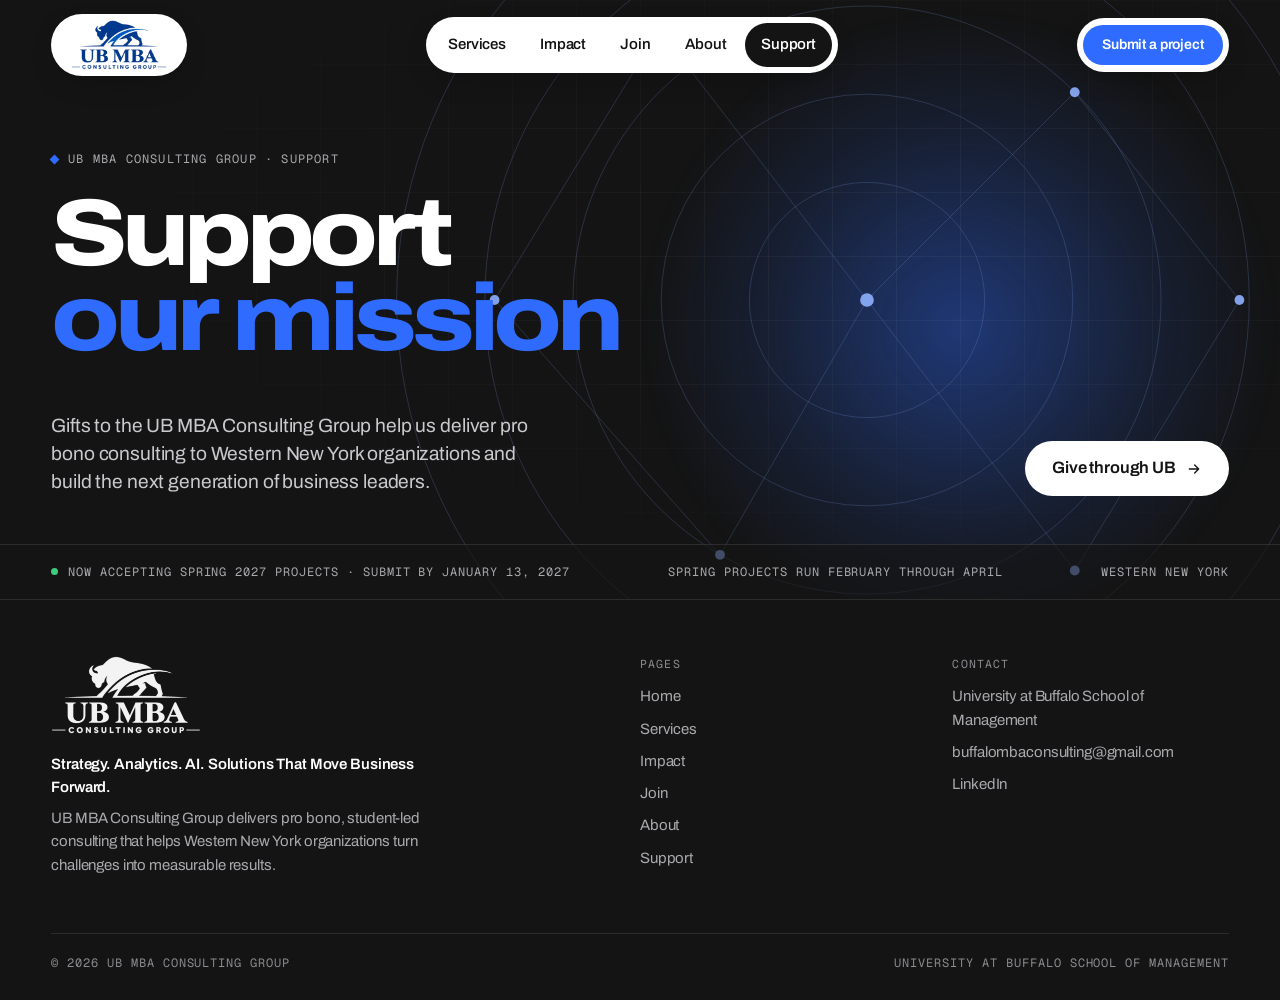
<file: support.html>
<!DOCTYPE html>
<html lang="en">
<head>
<meta charset="utf-8">
<meta name="viewport" content="width=device-width, initial-scale=1, viewport-fit=cover">
<meta name="theme-color" content="#141414">
<title>Support | UB MBA Consulting Group</title>
<meta name="description" content="Gifts to the UB MBA Consulting Group help us deliver pro bono consulting to Western New York organizations and build the next generation of business leaders.">
<link rel="icon" href="images/ubmcg-favicon.png">
<link rel="apple-touch-icon" href="images/ubmcg-favicon.png">
<link rel="preconnect" href="https://fonts.googleapis.com">
<link rel="preconnect" href="https://fonts.gstatic.com" crossorigin>
<link href="https://fonts.googleapis.com/css2?family=Archivo:wdth,wght@100..125,400..900&family=Geist+Mono:wght@400;500&display=swap" rel="stylesheet">
<link rel="stylesheet" href="styles.css?v=7">
<script>document.documentElement.classList.add("js");</script>
</head>
<body>
<a class="skip" href="#main">Skip to content</a>
<header class="nav">
  <div class="nav__bar">
    <!-- EDIT: logo file is images/ubmcg-logo.png -->
    <a class="nav__pill nav__logo" href="index.html"><img src="images/ubmcg-logo.png" alt="UB MBA Consulting Group" width="600" height="313"></a>
    <nav class="nav__pill nav__links" aria-label="Main"><a href="services.html">Services</a><a href="impact.html">Impact</a><a href="join.html">Join</a><a href="about.html">About</a><a href="support.html" aria-current="page">Support</a></nav>
    <div class="nav__pill nav__actions">
      <a class="btn btn--blue btn--sm" href="submit.html">Submit a project</a>
      <button class="nav__menu" aria-expanded="false" aria-controls="nav-sheet">Menu</button>
    </div>
  </div>
  <nav class="nav__sheet" id="nav-sheet" aria-label="Mobile"><a href="services.html">Services<span>01</span></a><a href="impact.html">Impact<span>02</span></a><a href="join.html">Join<span>03</span></a><a href="about.html">About<span>04</span></a><a href="support.html" aria-current="page">Support<span>05</span></a></nav>
</header>
<main id="main">
<section class="hero hero--page"><div class="hero__art"><div class="hero__glow"></div><div class="hero__grain"></div><svg class="hero__rings" viewBox="0 0 1000 1000" aria-hidden="true">
<circle cx="500" cy="500" r="120"/><circle cx="500" cy="500" r="210"/><circle cx="500" cy="500" r="300"/><circle cx="500" cy="500" r="390"/><circle cx="500" cy="500" r="480"/>
<path d="M500 500L712 288L880 500L712 776L500 500L288 224L120 500L350 760L500 500"/>
<circle class="node" cx="712" cy="288" r="5"/><circle class="node" cx="880" cy="500" r="5"/><circle class="node" cx="712" cy="776" r="5"/><circle class="node" cx="288" cy="224" r="5"/><circle class="node" cx="120" cy="500" r="5"/><circle class="node" cx="350" cy="760" r="5"/><circle class="node" cx="500" cy="500" r="7"/>
</svg></div>
<div class="wrap hero__inner">
  <p class="eyebrow" data-rise>UB MBA Consulting Group · Support</p>
  <h1 class="hero__title" data-lines><span class="ln"><span>Support</span></span><span class="ln"><span class=hot>our mission</span></span></h1>
  <div class="hero__foot"><p class="hero__lede" data-rise style="--i:1">Gifts to the UB MBA Consulting Group help us deliver pro bono consulting to Western New York organizations and build the next generation of business leaders.</p><div class="btn-row" data-rise style="--i:2"><a class="btn btn--light btn--lg" href="http://giving.buffalo.edu/giveto/01-3-0-86135" target="_blank" rel="noopener">Give through UB<svg viewBox="0 0 24 24" aria-hidden="true"><path d="M5 12h14M13 6l6 6-6 6"/></svg></a></div></div>
</div><div class="hero__ticker"><div class="wrap hero__ticker-row mono"><!-- EDIT: announcement -->
  <p><span class="dot"></span>Now accepting spring 2027 projects · Submit by January 13, 2027</p><p class="hide-sm">Spring projects run February through April</p><p class="hide-sm">Western New York</p>
</div></div></section>
</main>
<footer class="footer">
  <div class="wrap">
    <div class="footer__grid">
      <div>
        <img class="footer__logo" src="images/ubmcg-logo-white.png" alt="UB MBA Consulting Group" width="600" height="313">
        <p class="footer__tag">Strategy. Analytics. AI. Solutions That Move Business Forward.</p>
        <p>UB MBA Consulting Group delivers pro bono, student-led consulting that helps Western New York organizations turn challenges into measurable results.</p>
      </div>
      <div>
        <h2>Pages</h2>
        <ul><li><a href="index.html">Home</a></li><li><a href="services.html">Services</a></li><li><a href="impact.html">Impact</a></li><li><a href="join.html">Join</a></li><li><a href="about.html">About</a></li><li><a href="support.html">Support</a></li></ul>
      </div>
      <div>
        <h2>Contact</h2>
        <ul><!-- EDIT: club email and LinkedIn -->
          <li>University at Buffalo School of Management</li>
          <li><a href="mailto:buffalombaconsulting@gmail.com">buffalombaconsulting@gmail.com</a></li>
          <li><a href="https://www.linkedin.com/company/ub-mba-consulting" target="_blank" rel="noopener">LinkedIn</a></li>
        </ul>
      </div>
    </div>
    <div class="footer__bottom mono"><p>© 2026 UB MBA Consulting Group</p><p>University at Buffalo School of Management</p></div>
  </div>
</footer>
<script src="script.js?v=7" defer></script>
</body>
</html>
</file>
<file: styles.css>
/* ==========================================================
   UB MBA Consulting Group: site v2 (bold dark and paper style)
   Sections: tokens, base, nav, buttons, hero, statement, bento,
   cards, rows, process, cases, quotes, band, team, cta, footer,
   placeholders, motion, responsive
   ========================================================== */

/* ---------- Tokens ---------- */
:root {
  --blue: #2F6BFF;
  --blue-600: #1F4FD6;
  --blue-300: #8FB0FF;
  --ink: #141414;
  --ink-2: #1B1B1B;
  --ink-3: #232323;
  --ink-4: #2E2E2E;
  --steel: #5C5C60;
  --ash: #8B8B90;
  --fog: #A9A9AE;
  --line-dark: rgba(255, 255, 255, .1);
  --line-light: rgba(20, 20, 20, .1);
  --paper: #F1F0EC;
  --paper-2: #E6E4DE;
  --white: #FFFFFF;
  --ok: #3CCB7F;
  --font: "Archivo", ui-sans-serif, system-ui, -apple-system, "Helvetica Neue", Arial, sans-serif;
  --mono: "Geist Mono", ui-monospace, "SF Mono", Menlo, Consolas, monospace;
  --gutter: clamp(20px, 4vw, 56px);
  --max: 1440px;
  --r-sm: 10px; --r-md: 16px; --r-lg: 24px; --r-xl: 32px;
  --ease: cubic-bezier(.22, 1, .36, 1);
  --ease-io: cubic-bezier(.65, 0, .35, 1);
  --nav-h: 68px;
}

/* ---------- Base ---------- */
*, *::before, *::after { box-sizing: border-box; }
html { scroll-behavior: smooth; -webkit-text-size-adjust: 100%; }
body { margin: 0; background: var(--ink); color: var(--white); font-family: var(--font); font-size: 17px; line-height: 1.55; letter-spacing: -.008em; -webkit-font-smoothing: antialiased; }
img, svg { display: block; max-width: 100%; }
a { color: inherit; }
p { margin: 0 0 1em; }
h1, h2, h3 { margin: 0; font-weight: 780; font-stretch: 112%; letter-spacing: -.045em; line-height: .95; text-wrap: balance; }
h3 { font-size: 21px; font-weight: 650; letter-spacing: -.02em; line-height: 1.15; font-stretch: 100%; }
ul, ol { margin: 0; padding: 0; list-style: none; }
:focus-visible { outline: 2px solid var(--blue); outline-offset: 3px; border-radius: 4px; }
.skip { position: absolute; left: -9999px; top: 0; background: var(--white); color: var(--ink); padding: 10px 16px; z-index: 200; border-radius: 0 0 var(--r-sm) 0; }
.skip:focus { left: 0; }
.wrap { width: 100%; max-width: var(--max); margin: 0 auto; padding: 0 var(--gutter); }
.mono { font-family: var(--mono); font-size: 12px; letter-spacing: .08em; text-transform: uppercase; }
[id] { scroll-margin-top: 110px; }

.eyebrow { display: flex; align-items: center; gap: 10px; font-family: var(--mono); font-size: 12px; letter-spacing: .1em; text-transform: uppercase; color: var(--fog); margin: 0 0 22px; }
.eyebrow::before { content: ""; width: 7px; height: 7px; background: var(--blue); flex: none; transform: rotate(45deg); }
.on-paper .eyebrow { color: var(--steel); }
.h1 { font-size: clamp(40px, 6.6vw, 96px); }
.h2 { font-size: clamp(30px, 4vw, 56px); letter-spacing: -.04em; line-height: 1; }
.lede { font-size: clamp(17px, 1.45vw, 21px); line-height: 1.5; color: var(--fog); max-width: 46ch; margin: 0; }
.on-paper .lede { color: var(--steel); }

.pad { padding: clamp(72px, 10vw, 150px) 0; }
.on-paper { background: var(--paper); color: var(--ink); }
.on-ink { background: var(--ink); color: var(--white); }
.section-head { display: grid; gap: 28px; margin-bottom: clamp(36px, 5vw, 72px); }
.section-head .lede { align-self: end; }

/* ---------- Nav (floating pills) ---------- */
.nav { position: fixed; top: 0; left: 0; right: 0; z-index: 100; padding: 14px var(--gutter) 0; pointer-events: none; transition: transform .45s var(--ease); }
.nav.is-hidden { transform: translateY(-120%); }
.nav__bar { max-width: calc(var(--max) - 2 * var(--gutter)); margin: 0 auto; display: flex; align-items: center; justify-content: space-between; gap: 12px; }
.nav__pill { pointer-events: auto; flex: none; background: #fff; color: var(--ink); border-radius: 999px; box-shadow: 0 1px 0 rgba(20,20,20,.06), 0 10px 30px -12px rgba(0,0,0,.35); backdrop-filter: blur(10px); display: flex; align-items: center; min-height: 54px; }
.nav__logo { padding: 8px 16px; }
.nav__logo img { height: 30px; width: auto; max-width: none; }
.nav__links { padding: 6px; gap: 2px; display: none; }
.nav__links a { display: block; padding: 10px 16px; border-radius: 999px; text-decoration: none; font-size: 15px; font-weight: 550; transition: background-color .2s var(--ease), color .2s; }
.nav__links a:hover { background: var(--paper); }
.nav__links a[aria-current] { background: var(--ink); color: var(--white); }
.nav__actions { padding: 6px; gap: 6px; }
.nav__menu { font: 600 14px var(--font); background: none; border: 0; padding: 10px 14px; border-radius: 999px; cursor: pointer; color: var(--ink); }
.nav__sheet { pointer-events: auto; position: absolute; left: var(--gutter); right: var(--gutter); top: 78px; background: var(--white); color: var(--ink); border-radius: var(--r-lg); padding: 10px; box-shadow: 0 30px 60px -20px rgba(0,0,0,.5); opacity: 0; visibility: hidden; transform: translateY(-8px) scale(.98); transform-origin: top right; transition: opacity .22s var(--ease), transform .22s var(--ease), visibility 0s linear .22s; }
.nav__sheet.open { opacity: 1; visibility: visible; transform: none; transition-delay: 0s; }
.nav__sheet a { display: flex; justify-content: space-between; padding: 16px 18px; border-radius: var(--r-md); text-decoration: none; font-size: 22px; font-weight: 700; letter-spacing: -.03em; }
.nav__sheet a:hover, .nav__sheet a[aria-current] { background: var(--paper); }
.nav__sheet a span { font-family: var(--mono); font-size: 11px; color: var(--ash); letter-spacing: .08em; align-self: center; font-weight: 400; }

/* ---------- Buttons ---------- */
.btn { display: inline-flex; align-items: center; gap: 10px; padding: 14px 22px; border-radius: 999px; font: 620 15.5px/1 var(--font); letter-spacing: -.01em; text-decoration: none; border: 1px solid transparent; cursor: pointer; transition: background-color .2s var(--ease), color .2s, border-color .2s, transform .15s var(--ease); white-space: nowrap; }
.btn:active { transform: scale(.97); }
.btn svg { width: 16px; height: 16px; fill: none; stroke: currentColor; stroke-width: 2; stroke-linecap: round; stroke-linejoin: round; transition: transform .3s var(--ease); }
.btn:hover svg { transform: translateX(4px); }
.btn--sm { padding: 12px 18px; font-size: 14px; }
.btn--lg { padding: 18px 26px; font-size: 16.5px; }
.btn--blue { background: var(--blue); color: var(--white); }
.btn--blue:hover { background: var(--blue-600); }
.btn--light { background: var(--white); color: var(--ink); }
.btn--light:hover { background: var(--paper-2); }
.btn--ink { background: var(--ink); color: var(--white); }
.btn--ink:hover { background: var(--ink-4); }
.btn--ghost { border-color: rgba(255,255,255,.28); color: var(--white); }
.btn--ghost:hover { border-color: var(--white); background: rgba(255,255,255,.06); }
.on-paper .btn--ghost { border-color: rgba(20,20,20,.25); color: var(--ink); }
.on-paper .btn--ghost:hover { border-color: var(--ink); background: rgba(20,20,20,.04); }
.btn-row { display: flex; flex-wrap: wrap; gap: 12px; }
.textlink { display: inline-flex; align-items: center; gap: 8px; font-weight: 620; text-decoration: none; border-bottom: 1px solid currentColor; padding-bottom: 3px; }
.textlink svg { width: 15px; height: 15px; fill: none; stroke: currentColor; stroke-width: 2; stroke-linecap: round; stroke-linejoin: round; transition: transform .3s var(--ease); }
.textlink:hover svg { transform: translate(3px, -3px); }

/* ---------- Hero ---------- */
.hero { position: relative; min-height: 100svh; display: flex; flex-direction: column; background: var(--ink); overflow: hidden; isolation: isolate; }
.hero--page { min-height: 0; }
.hero__art { position: absolute; inset: 0; z-index: -1; pointer-events: none; }
.hero__glow { position: absolute; right: -10%; top: -20%; width: 70vw; height: 70vw; max-width: 1100px; max-height: 1100px; background: radial-gradient(closest-side, rgba(47,107,255,.42), rgba(47,107,255,.12) 45%, transparent 70%); filter: blur(10px); }
.hero__rings { position: absolute; right: -6%; top: 50%; width: min(78vw, 980px); transform: translateY(-50%); opacity: .9; }
.hero__rings circle, .hero__rings path { fill: none; stroke: rgba(143,176,255,.22); stroke-width: 1; }
.hero__rings .node { fill: var(--blue-300); stroke: none; }
.hero__grain { position: absolute; inset: 0; opacity: .5; background-image: linear-gradient(var(--line-dark) 1px, transparent 1px), linear-gradient(90deg, var(--line-dark) 1px, transparent 1px); background-size: 64px 64px; mask-image: radial-gradient(ellipse at 70% 40%, #000 0%, transparent 70%); -webkit-mask-image: radial-gradient(ellipse at 70% 40%, #000 0%, transparent 70%); }
.hero__inner { flex: 1; display: flex; flex-direction: column; justify-content: flex-end; padding-top: 150px; padding-bottom: clamp(28px, 4vw, 48px); }
.hero__title { font-size: clamp(42px, 8.6vw, 148px); font-weight: 800; letter-spacing: -.055em; line-height: .9; font-stretch: 116%; margin-bottom: clamp(28px, 4vw, 56px); }
.hero--page .hero__title { font-size: clamp(42px, 7.4vw, 124px); }
.hero__title .hot { color: var(--blue); }
.ln { display: block; overflow: hidden; padding-bottom: .09em; margin-bottom: -.09em; }
.ln > span { display: block; }
.hero__foot { display: grid; gap: 28px; align-items: end; }
.hero__lede { font-size: clamp(17px, 1.5vw, 21px); line-height: 1.45; color: #C9C9CE; max-width: 44ch; margin: 0; }
.hero__ticker { border-top: 1px solid var(--line-dark); background: rgba(20,20,20,.6); }
.hero__ticker-row { display: flex; justify-content: space-between; gap: 20px; padding-top: 18px; padding-bottom: 18px; color: var(--fog); }
.hero__ticker-row > * { margin: 0; }
.dot { display: inline-block; width: 7px; height: 7px; border-radius: 50%; margin-right: 10px; background: var(--ok); vertical-align: 1px; }
.hide-sm { display: none; }

/* ---------- Statement (scroll filled text) ---------- */
.statement__text { font-size: clamp(30px, 4.6vw, 68px); font-weight: 760; letter-spacing: -.045em; line-height: 1.02; max-width: 20ch; font-stretch: 108%; margin: 0; }
.statement__text .w { opacity: .16; transition: opacity .35s linear, color .35s linear; }
.statement__text .w.lit { opacity: 1; }
.statement__text .w.hot.lit { color: var(--blue-600); }

/* ---------- Bento tiles ---------- */
.bento { display: grid; gap: 14px; margin-top: clamp(40px, 6vw, 90px); grid-template-columns: 1fr; }
.tile { position: relative; border-radius: var(--r-lg); padding: clamp(22px, 2.4vw, 34px); display: flex; flex-direction: column; justify-content: space-between; min-height: 240px; overflow: hidden; background: var(--white); color: var(--ink); box-shadow: 0 1px 0 rgba(20,20,20,.04), 0 24px 40px -30px rgba(20,20,20,.25); }
.tile .eyebrow { margin: 0; }
.tile--ink { background: var(--ink-2); color: var(--white); min-height: 420px; }
.tile--ink::after { content: ""; position: absolute; right: -20%; top: -30%; width: 80%; aspect-ratio: 1; background: radial-gradient(closest-side, rgba(47,107,255,.5), transparent 70%); pointer-events: none; }
.tile--ink::before { content: ""; position: absolute; inset: 0; background-image: linear-gradient(var(--line-dark) 1px, transparent 1px), linear-gradient(90deg, var(--line-dark) 1px, transparent 1px); background-size: 40px 40px; mask-image: radial-gradient(circle at 80% 10%, #000, transparent 60%); -webkit-mask-image: radial-gradient(circle at 80% 10%, #000, transparent 60%); }
.tile--ink .eyebrow, .tile--blue .eyebrow { color: rgba(255,255,255,.75); }
.tile--blue { background: var(--blue-600); color: var(--white); }
.tile--blue .eyebrow::before { background: var(--white); }
.tile--metal { background: linear-gradient(135deg, #f5f5f4 0%, #c9c9cc 28%, #ededee 48%, #b9b9bd 70%, #e8e8ea 100%); }
.tile__big { font-size: clamp(88px, 13vw, 210px); font-weight: 800; letter-spacing: -.06em; line-height: .82; font-stretch: 118%; font-variant-numeric: tabular-nums; position: relative; z-index: 1; margin: 24px 0 18px; }
.tile__big--sm { font-size: clamp(54px, 6vw, 92px); line-height: .9; margin: 22px 0 14px; }
.tile__unit { font-size: .36em; letter-spacing: -.03em; color: var(--steel); font-weight: 700; margin-left: .12em; }
.tile__copy { font-size: 15px; line-height: 1.45; max-width: 34ch; margin: 0; color: var(--steel); position: relative; z-index: 1; }
.tile--ink .tile__copy, .tile--blue .tile__copy { color: rgba(255,255,255,.82); }
.pills { display: flex; flex-wrap: wrap; gap: 8px; align-content: center; flex: 1; }
.pill { display: inline-flex; align-items: center; gap: 8px; padding: 9px 15px; border-radius: 999px; font-size: 15px; font-weight: 620; border: 1px solid rgba(20,20,20,.16); transition: transform .3s var(--ease); }
.pill::before { content: ""; width: 5px; height: 5px; background: currentColor; transform: rotate(45deg); }
.pill--ink { background: var(--ink); color: var(--white); border-color: var(--ink); }
.pill--blue { background: var(--blue-600); color: var(--white); border-color: var(--blue-600); }
.pill--steel { background: var(--paper-2); }
.pill:hover { transform: translateY(-2px); }

/* ---------- Capability cards (dark) ---------- */
.card-grid { display: grid; gap: 14px; grid-template-columns: 1fr; }
.card { position: relative; border: 1px solid var(--line-dark); border-radius: var(--r-lg); background: var(--ink-2); padding: 24px; min-height: 280px; display: flex; flex-direction: column; overflow: hidden; transition: border-color .3s var(--ease), background-color .3s var(--ease), transform .4s var(--ease); }
.card::before { content: ""; position: absolute; inset: 0; background: radial-gradient(340px circle at var(--mx, 50%) var(--my, 0%), rgba(47,107,255,.2), transparent 65%); opacity: 0; transition: opacity .3s; pointer-events: none; }
.card:hover::before { opacity: 1; }
.card:hover { border-color: rgba(255,255,255,.26); }
.card__no { font-family: var(--mono); font-size: 12px; color: var(--ash); letter-spacing: .08em; }
.card__go { position: absolute; top: 18px; right: 18px; width: 36px; height: 36px; border-radius: 50%; border: 1px solid rgba(255,255,255,.22); display: grid; place-items: center; transition: background-color .3s var(--ease), border-color .3s, transform .4s var(--ease); }
.card__go svg { width: 14px; height: 14px; fill: none; stroke: currentColor; stroke-width: 2; stroke-linecap: round; stroke-linejoin: round; }
.card:hover .card__go { background: var(--blue); border-color: var(--blue); transform: rotate(45deg); }
.card__ic { margin: 26px 0 auto; }
.card__ic svg { width: 40px; height: 40px; fill: none; stroke: var(--blue-300); stroke-width: 1.5; stroke-linecap: round; stroke-linejoin: round; }
.card h3 { margin: 40px 0 10px; }
.card h3 a { text-decoration: none; }
.card h3 a::after { content: ""; position: absolute; inset: 0; }
.card p { font-size: 15px; line-height: 1.45; color: var(--fog); margin: 0; }
.card ul { font-size: 15px; color: var(--fog); display: grid; gap: 7px; }
.card ul li { padding-left: 16px; position: relative; }
.card ul li::before { content: ""; position: absolute; left: 0; top: .62em; width: 5px; height: 5px; background: var(--blue); transform: rotate(45deg); }
.card:target { border-color: var(--blue); box-shadow: 0 0 0 4px rgba(47,107,255,.2); }
.card--cta { background: var(--blue-600); border-color: var(--blue-600); min-height: 0; gap: 20px; }
.card--cta::before { display: none; }
.card--cta h3 { margin: 0; font-size: clamp(26px, 3vw, 40px); font-weight: 760; letter-spacing: -.04em; font-stretch: 110%; }
.card--cta p { color: rgba(255,255,255,.9); font-size: 17px; max-width: 52ch; }
.card--light { background: var(--white); border-color: var(--line-light); color: var(--ink); }
.card--light p, .card--light ul { color: var(--steel); }
.card--light .card__ic svg { stroke: var(--blue-600); }
.card--light::before { background: radial-gradient(340px circle at var(--mx, 50%) var(--my, 0%), rgba(47,107,255,.1), transparent 65%); }
.card--light:hover { border-color: rgba(20,20,20,.3); }
.card--plain { min-height: 0; }
.card--plain h3 { margin-top: 28px; }

/* ---------- Rows (numbered list) ---------- */
.rows { border-top: 1px solid var(--line-light); }
.on-ink .rows { border-color: var(--line-dark); }
.row { display: grid; grid-template-columns: 44px 1fr; gap: 6px 16px; padding: 26px 0; border-bottom: 1px solid var(--line-light); position: relative; transition: padding .4s var(--ease); }
.on-ink .row { border-color: var(--line-dark); }
.row::after { content: ""; position: absolute; left: 0; bottom: -1px; height: 1px; width: 100%; background: var(--blue); transform: scaleX(0); transform-origin: left; transition: transform .6s var(--ease); }
.row:hover::after { transform: scaleX(1); }
.row__no { font-family: var(--mono); font-size: 12px; color: var(--ash); letter-spacing: .08em; padding-top: 8px; }
.row h3 { font-size: clamp(22px, 2.4vw, 34px); font-weight: 720; letter-spacing: -.035em; font-stretch: 108%; }
.row p { grid-column: 2; margin: 0; color: var(--steel); font-size: 16px; max-width: 56ch; }
.on-ink .row p { color: var(--fog); }

/* ---------- Process (sticky steps + diagram) ---------- */
.proc__grid { display: grid; gap: 40px; }
.proc__steps { margin-top: 28px; }
.proc .h1 { font-size: clamp(34px, 4.4vw, 66px); }
.proc .note { margin-top: 20px; }
.pstep { display: grid; grid-template-columns: 44px 1fr; gap: 0 12px; width: 100%; text-align: left; background: none; border: 0; padding: 14px 0; cursor: pointer; font: inherit; color: inherit; }
.pstep__no { font-family: var(--mono); font-size: 12px; letter-spacing: .08em; color: var(--ash); padding-top: 7px; transition: color .3s; }
.pstep__t { font-size: clamp(21px, 2vw, 27px); font-weight: 700; letter-spacing: -.03em; color: var(--ash); transition: color .3s var(--ease); }
.pstep__d { grid-column: 2; display: grid; grid-template-rows: 0fr; transition: grid-template-rows .5s var(--ease); }
.pstep__d > p { overflow: hidden; margin: 0; color: var(--steel); font-size: 16px; max-width: 46ch; opacity: 0; transition: opacity .4s var(--ease); }
.pstep.on .pstep__no { color: var(--blue-600); }
.pstep.on .pstep__t { color: var(--ink); }
.pstep.on .pstep__d { grid-template-rows: 1fr; }
.pstep.on .pstep__d > p { opacity: 1; padding-top: 8px; }
.pstep.done .pstep__t { color: var(--steel); }
.on-ink .pstep.on .pstep__t { color: var(--white); }
.on-ink .pstep.done .pstep__t { color: var(--fog); }
.on-ink .pstep__d > p { color: var(--fog); }
.on-ink .pstep.on .pstep__no { color: var(--blue-300); }
.dia { background: var(--ink-2); color: var(--white); border-radius: var(--r-xl); padding: 22px; box-shadow: 0 50px 80px -40px rgba(20,20,20,.55); display: none; }
.on-ink .dia { background: var(--ink-3); border: 1px solid var(--line-dark); }
.dia__head, .dia__foot { display: flex; justify-content: space-between; color: var(--fog); }
.dia__head > *, .dia__foot > * { margin: 0; }
.dia__stage { position: relative; margin: 18px 0; aspect-ratio: 16 / 10; border-radius: var(--r-sm); background-image: linear-gradient(var(--line-dark) 1px, transparent 1px), linear-gradient(90deg, var(--line-dark) 1px, transparent 1px); background-size: 32px 32px; display: flex; align-items: center; }
.dia__track { position: absolute; left: 0; right: 0; top: 50%; height: 34%; transform: translateY(-50%); background: linear-gradient(180deg, #6d6d72, #8f8f94 45%, #5f5f64); opacity: .5; }
.dia__fill { position: absolute; left: 0; top: 50%; height: 34%; width: 100%; transform: translateY(-50%) scaleX(.1); transform-origin: left; background: linear-gradient(180deg, #2F6BFF, #5B8CFF 45%, #1F4FD6); transition: transform .8s var(--ease); }
.dia__stations { position: relative; display: grid; grid-template-columns: repeat(var(--n, 5), 1fr); gap: 2.2%; width: 100%; padding: 0 5%; height: 62%; }
.st { position: relative; border: 1px dashed rgba(255,255,255,.22); border-radius: 8px; transition: border-color .4s var(--ease), background-color .4s; }
.st span { position: absolute; top: -26px; left: 0; right: 0; text-align: center; font-family: var(--mono); font-size: 11px; letter-spacing: .08em; color: var(--ash); transition: color .3s; }
.st::after { content: ""; position: absolute; left: 50%; top: 50%; width: 12px; height: 12px; margin: -6px; border-radius: 50%; background: var(--ink-2); border: 2px solid rgba(255,255,255,.5); transition: transform .5s var(--ease), background-color .3s, border-color .3s; }
.st.done::after { background: var(--white); border-color: var(--white); }
.st.on { border: 1.5px solid var(--white); background: rgba(255,255,255,.06); }
.st.on span { color: var(--white); }
.st.on::after { transform: scale(1.5); background: var(--white); border-color: var(--white); }
.dia__status { color: var(--white); }
.dia__status .dot { background: var(--blue); }

/* ---------- Cases and quotes ---------- */
.case { border-radius: var(--r-lg); border: 1px solid var(--line-dark); background: var(--ink-2); padding: clamp(24px, 3vw, 40px); display: flex; flex-direction: column; gap: 22px; transition: border-color .3s var(--ease); }
.case:hover { border-color: rgba(255,255,255,.26); }
.case h3 { font-size: clamp(26px, 3vw, 42px); font-weight: 760; letter-spacing: -.04em; font-stretch: 110%; line-height: 1; }
.case dl { margin: 0; display: grid; gap: 16px; }
.case dt { font-family: var(--mono); font-size: 11px; letter-spacing: .1em; text-transform: uppercase; color: var(--ash); margin-bottom: 4px; }
.case dd { margin: 0; color: #DADADF; font-size: 16px; }
.case blockquote { margin: 6px 0 0; padding-top: 22px; border-top: 1px solid var(--line-dark); }
.case blockquote p { color: #DADADF; font-size: 16px; line-height: 1.55; }
.case blockquote footer, .quote footer { font-family: var(--mono); font-size: 11.5px; letter-spacing: .06em; text-transform: uppercase; color: var(--ash); line-height: 1.5; }
.quote { margin: 0; border-radius: var(--r-lg); padding: clamp(26px, 3vw, 44px); background: var(--white); color: var(--ink); display: flex; flex-direction: column; justify-content: space-between; gap: 40px; min-height: 300px; box-shadow: 0 24px 40px -30px rgba(20,20,20,.25); }
.quote p { font-size: clamp(24px, 2.6vw, 38px); font-weight: 720; letter-spacing: -.04em; line-height: 1.05; margin: 0; font-stretch: 106%; }
.quote footer { color: var(--steel); }
.quote--ink { background: var(--ink-2); color: var(--white); }
.quote--ink footer { color: var(--fog); }

/* ---------- Blue band ---------- */
.band { background: var(--blue-600); color: var(--white); position: relative; overflow: hidden; }
.band::before { content: ""; position: absolute; inset: 0; background-image: linear-gradient(rgba(255,255,255,.1) 1px, transparent 1px), linear-gradient(90deg, rgba(255,255,255,.1) 1px, transparent 1px); background-size: 64px 64px; mask-image: linear-gradient(100deg, transparent 30%, #000); -webkit-mask-image: linear-gradient(100deg, transparent 30%, #000); }
.band .wrap { position: relative; }
.band .eyebrow { color: rgba(255,255,255,.8); }
.band .eyebrow::before { background: var(--white); }
.band__grid { display: grid; gap: 32px; }
.band p { font-size: clamp(17px, 1.5vw, 21px); color: rgba(255,255,255,.92); max-width: 46ch; }
.band .rows, .band .row { border-color: rgba(255,255,255,.25); }
.band .row p, .band .row__no { color: rgba(255,255,255,.85); }
.band .row::after { background: var(--white); }
.band .fine { font-size: 15px; max-width: 70ch; margin-top: 36px; color: rgba(255,255,255,.88); }
.checks { display: grid; gap: 12px; font-size: 17px; }
.checks li { padding-left: 22px; position: relative; }
.checks li::before { content: ""; position: absolute; left: 2px; top: .58em; width: 6px; height: 6px; background: var(--blue-600); transform: rotate(45deg); }
.band .checks li::before { background: var(--white); }

/* ---------- Team ---------- */
.team-grid { display: grid; gap: 14px; grid-template-columns: 1fr; }
.member { border-radius: var(--r-lg); background: var(--ink-2); border: 1px solid var(--line-dark); overflow: hidden; display: flex; flex-direction: column; transition: border-color .3s var(--ease); }
.member:hover { border-color: rgba(255,255,255,.26); }
.member__ph { overflow: hidden; aspect-ratio: 1; background: var(--ink-3); }
.member__ph img { width: 100%; height: 100%; object-fit: cover; filter: grayscale(1) contrast(1.05); transition: filter .6s var(--ease), transform .8s var(--ease); }
.member:hover .member__ph img { filter: none; transform: scale(1.04); }
.member__b { padding: 22px; display: flex; flex-direction: column; gap: 10px; flex: 1; }
.member h3 { font-size: 24px; font-weight: 740; letter-spacing: -.035em; }
.member .role { font-family: var(--mono); font-size: 11.5px; letter-spacing: .08em; text-transform: uppercase; color: var(--blue-300); margin: 0; }
.member .focus { font-size: 15px; font-weight: 600; margin: 0; }
.member .bio { font-size: 14.5px; line-height: 1.5; color: var(--fog); margin: 0 0 auto; }
.member .textlink { align-self: flex-start; font-size: 14px; margin-top: 8px; }

/* ---------- Closing CTA and footer ---------- */
.closer { background: var(--ink); text-align: left; position: relative; overflow: hidden; }
.closer::before { content: ""; position: absolute; left: 50%; bottom: -60%; width: 120vw; height: 120vw; max-width: 1600px; max-height: 1600px; transform: translateX(-50%); background: radial-gradient(closest-side, rgba(47,107,255,.34), transparent 70%); pointer-events: none; }
.closer .wrap { position: relative; }
.closer__title { font-size: clamp(44px, 9vw, 156px); font-weight: 800; letter-spacing: -.055em; line-height: .9; font-stretch: 116%; max-width: 12ch; margin-bottom: clamp(32px, 4vw, 56px); }
.closer--long .closer__title { font-size: clamp(34px, 5.4vw, 88px); max-width: 20ch; }
.closer p { color: var(--fog); max-width: 52ch; font-size: 18px; }
.closer__links { margin-top: 28px; display: flex; flex-wrap: wrap; gap: 22px; font-size: 15px; }
.footer { background: var(--ink); border-top: 1px solid var(--line-dark); padding: 56px 0 28px; color: var(--fog); font-size: 15px; }
.footer a { text-decoration: none; }
.footer a:hover { color: var(--white); }
.footer__grid { display: grid; gap: 36px; }
.footer__name { color: var(--white); font-size: 26px; font-weight: 760; letter-spacing: -.04em; font-stretch: 110%; margin-bottom: 10px; }
.footer__tag { color: var(--white); font-weight: 600; margin-bottom: 10px; }
.footer__grid p { max-width: 44ch; margin-bottom: 8px; }
.footer h2 { font: 400 11.5px var(--mono); letter-spacing: .1em; text-transform: uppercase; color: var(--ash); margin-bottom: 14px; }
.footer li { margin-bottom: 9px; }
.footer__bottom { margin-top: 48px; padding-top: 20px; border-top: 1px solid var(--line-dark); display: flex; flex-wrap: wrap; gap: 12px; justify-content: space-between; color: var(--ash); }
.footer__bottom p { margin: 0; }

/* ---------- Misc ---------- */
.two { display: grid; gap: 14px; }
.panel { background: var(--white); border-radius: var(--r-lg); padding: clamp(24px, 3vw, 40px); box-shadow: 0 24px 40px -30px rgba(20,20,20,.25); }
.panel h3 { font-size: clamp(22px, 2.2vw, 30px); font-weight: 740; letter-spacing: -.035em; margin-bottom: 22px; }
.note { font-size: 15px; color: var(--steel); max-width: 70ch; margin: 32px 0 0; }
.on-ink .note { color: var(--fog); }
.facts { display: grid; gap: 0; border-top: 1px solid var(--line-dark); margin-top: clamp(36px, 5vw, 64px); }
.facts > div { display: grid; grid-template-columns: 1fr; gap: 6px; padding: 24px 0; border-bottom: 1px solid var(--line-dark); }
.facts dt { font-family: var(--mono); font-size: 11.5px; letter-spacing: .1em; text-transform: uppercase; color: var(--ash); }
.facts dd { margin: 0; font-size: clamp(19px, 1.9vw, 26px); font-weight: 600; letter-spacing: -.025em; line-height: 1.25; max-width: 44ch; }
.ph { display: inline-block; background: #FFF4A8; color: #4a3c00; border: 1px dashed #8a6d00; border-radius: 6px; padding: 3px 9px; font: 500 12px/1.4 var(--mono); letter-spacing: 0; text-transform: none; }
.ph--box { display: grid; place-items: center; text-align: center; min-height: 110px; padding: 16px; border-radius: var(--r-md); }
.ph--wide { min-height: 260px; margin-top: 40px; border-radius: var(--r-lg); }
a.is-ph { outline: 2px dashed #FFD84D; outline-offset: 3px; }
.logo-row { display: grid; gap: 12px; margin-top: 18px; }
.mt-l { margin-top: clamp(28px, 4vw, 48px); }

/* ---------- Motion (skipped for reduced motion; hidden states only when JS is on) ---------- */
@media (prefers-reduced-motion: no-preference) {
  .js .ln > span { transform: translateY(108%); transition: transform 1.1s var(--ease); }
  .js .is-in .ln > span, .js .ln.is-in > span { transform: none; }
  .js .ln:nth-child(2) > span { transition-delay: .09s; }
  .js .ln:nth-child(3) > span { transition-delay: .18s; }
  .js [data-rise] { opacity: 0; transform: translateY(22px); transition: opacity .9s var(--ease), transform .9s var(--ease); transition-delay: calc(var(--i, 0) * 70ms); }
  .js [data-rise].is-in { opacity: 1; transform: none; }
  .js [data-pop] { opacity: 0; transform: translateY(26px) scale(.965); transition: opacity .9s var(--ease), transform 1s var(--ease); transition-delay: calc(var(--i, 0) * 80ms); }
  .js [data-pop].is-in { opacity: 1; transform: none; }
  .js .hero [data-rise] { transition-delay: calc(.35s + var(--i, 0) * 90ms); }
  @keyframes drift { to { transform: translateY(-50%) rotate(360deg); } }
  .hero__rings { animation: drift 160s linear infinite; }
  @keyframes breathe { 50% { opacity: .65; transform: scale(1.06); } }
  .hero__glow { animation: breathe 14s ease-in-out infinite; }
}
@media (prefers-reduced-motion: reduce) {
  html { scroll-behavior: auto; }
  *, *::before, *::after { transition-duration: .01ms !important; animation: none !important; }
  .statement__text .w { opacity: 1; }
}

/* ---------- Responsive ---------- */
@media (max-width: 420px) { .nav__actions .btn { padding: 11px 13px; font-size: 13px; } .nav__menu { padding: 10px 10px; } .nav__logo { padding: 8px 12px; } .nav__logo img { height: 26px; } }
@media (min-width: 700px) {
  .nav__logo img { height: 36px; }
  .nav__logo { padding: 8px 20px; }
  .hide-sm { display: block; }
  .section-head--row { grid-template-columns: 1.5fr 1fr; align-items: end; }
  .hero__foot { grid-template-columns: 1fr auto; }
  .bento { grid-template-columns: repeat(6, 1fr); }
  .bento__a { grid-column: span 6; }
  .bento__b, .bento__c { grid-column: span 3; }
  .bento__d, .bento__e, .bento__f { grid-column: span 2; }
  .card-grid { grid-template-columns: repeat(2, 1fr); }
  .card-grid--3 { grid-template-columns: repeat(3, 1fr); }
  .card--cta { grid-column: 1 / -1; flex-direction: row; align-items: center; justify-content: space-between; }
  .two { grid-template-columns: 1fr 1fr; }
  .team-grid { grid-template-columns: repeat(2, 1fr); }
  .band__grid { grid-template-columns: 1fr 1fr; gap: 64px; align-items: start; }
  .row { grid-template-columns: 64px 1fr 1.1fr; align-items: baseline; }
  .row p { grid-column: 3; }
  .row:hover { padding-left: 14px; }
  .facts > div { grid-template-columns: 220px 1fr; align-items: baseline; }
  .logo-row { grid-template-columns: repeat(3, 1fr); }
  .footer__grid { grid-template-columns: 2fr 1fr 1fr; }
}
@media (min-width: 1000px) {
  .nav__links { display: flex; }
  .nav__menu { display: none; }
  .nav__sheet { display: none; }
  .bento__a { grid-column: span 4; grid-row: span 2; }
  .bento__b, .bento__c { grid-column: span 2; }
  .card-grid { grid-template-columns: repeat(4, 1fr); }
  .card-grid--3 { grid-template-columns: repeat(3, 1fr); }
  .card-grid--2 { grid-template-columns: repeat(2, 1fr); }
  .team-grid { grid-template-columns: repeat(4, 1fr); }
  .proc__grid { grid-template-columns: 1fr 1.15fr; gap: 72px; align-items: center; }
  .dia { display: block; }
  .js .proc--pin { height: calc(100vh + var(--steps, 5) * 46vh); padding: 0; }
  .js .proc--pin .proc__sticky { position: sticky; top: 0; height: 100vh; display: flex; align-items: center; }
}
@media (max-width: 999px) {
  .pstep { cursor: default; }
  .pstep .pstep__t { color: inherit; }
  .pstep .pstep__d { grid-template-rows: 1fr; }
  .pstep .pstep__d > p { opacity: 1; padding-top: 6px; }
  .pstep .pstep__no { color: var(--blue-600); }
}
@media (min-width: 1000px) and (max-height: 780px) { .proc .h1 { font-size: clamp(28px, 3.3vw, 46px); } .pstep { padding: 10px 0; } }

/* ---------- Project application form (submit.html) ---------- */
.rfp-wrap { display: grid; gap: 32px; align-items: start; }
.rfp-facts { margin: 0 0 26px; border-top: 1px solid var(--line-light); }
.rfp-facts > div { display: grid; gap: 2px; padding: 16px 0; border-bottom: 1px solid var(--line-light); }
.rfp-facts dt { font-family: var(--mono); font-size: 11px; letter-spacing: .1em; text-transform: uppercase; color: var(--ash); }
.rfp-facts dd { margin: 0; font-size: 17px; font-weight: 620; letter-spacing: -.015em; color: var(--ink); }
.rfp-help { color: var(--steel); font-size: 15px; max-width: 32ch; }
.rfp-help a { color: var(--ink); }
.rfp-panel { padding: clamp(24px, 3.6vw, 52px); scroll-margin-top: 100px; }
.rfp { scroll-margin-top: 110px; }
.rfp fieldset { border: 0; margin: 0; padding: 0; min-width: 0; }
.rfp legend { display: block; padding: 0; margin-bottom: 30px; font-size: clamp(26px, 2.6vw, 36px); font-weight: 760; letter-spacing: -.04em; font-stretch: 108%; line-height: 1.05; color: var(--ink); }
.rfp legend .mono { display: block; color: var(--blue-600); margin-bottom: 10px; font-weight: 500; letter-spacing: .1em; }
.rfp-progress { display: grid; grid-template-columns: 1fr 1fr; gap: 8px; margin: 0 0 40px; padding: 6px; background: var(--paper); border-radius: 999px; }
.rfp-progress li { display: flex; align-items: center; justify-content: center; gap: 10px; padding: 10px 14px; border-radius: 999px; font-size: 14px; font-weight: 620; color: var(--ash); transition: background-color .45s var(--ease), color .3s, box-shadow .45s var(--ease); }
.rfp-progress li span { font-family: var(--mono); font-size: 11px; font-weight: 500; display: grid; place-items: center; width: 24px; height: 24px; border-radius: 50%; border: 1px solid currentColor; }
.rfp-progress li.on { background: var(--white); color: var(--ink); box-shadow: 0 1px 2px rgba(20,20,20,.08), 0 6px 16px -10px rgba(20,20,20,.3); }
.rfp-progress li.on span { background: var(--blue); border-color: var(--blue); color: var(--white); }
.rfp:not(.is-js) .rfp-progress, .rfp:not(.is-js) [data-next], .rfp:not(.is-js) [data-back], .rfp:not(.is-js) legend .mono { display: none; }
.rfp-grid { display: grid; gap: 26px 20px; grid-template-columns: 1fr; }
.field label { display: grid; grid-template-columns: 30px 1fr; align-items: baseline; margin-bottom: 10px; }
.field__no { font-family: var(--mono); font-size: 11.5px; letter-spacing: .06em; color: var(--blue-600); }
.field__q { font-size: 15.5px; font-weight: 600; line-height: 1.45; color: var(--ink); text-wrap: pretty; }
.field input, .field textarea { width: 100%; font: 400 16px/1.55 var(--font); color: var(--ink); background: var(--white); border: 1px solid rgba(20,20,20,.14); border-radius: var(--r-sm); padding: 14px 16px; box-shadow: inset 0 1px 2px rgba(20,20,20,.04); transition: border-color .2s var(--ease), box-shadow .2s var(--ease); }
.field input { height: 52px; }
.field textarea { resize: vertical; min-height: 140px; }
.field input:hover, .field textarea:hover { border-color: rgba(20,20,20,.3); }
.field input:focus, .field textarea:focus { outline: none; border-color: var(--blue); box-shadow: 0 0 0 4px rgba(47,107,255,.15); }
.field input:user-invalid, .field textarea:user-invalid { border-color: #C4312A; box-shadow: 0 0 0 4px rgba(196,49,42,.1); }
.rfp-actions { display: flex; flex-wrap: wrap; align-items: center; justify-content: flex-end; gap: 12px 16px; margin-top: 36px; padding-top: 28px; border-top: 1px solid var(--line-light); }
.rfp-actions [data-back] { margin-right: auto; }
.rfp-hint { margin-right: auto; font-size: 14px; color: var(--ash); }
.rfp button.btn[disabled] { opacity: .6; cursor: progress; }
.rfp-status { margin: 18px 0 0; padding: 14px 16px; border-radius: var(--r-sm); background: #FDECEA; color: #8E1F19; font-size: 15px; }
.rfp-status:empty { display: none; }
.rfp-done:focus { outline: none; }
.rfp-done .h2 { color: var(--ink); margin-bottom: 18px; }
.rfp-done p:not(.eyebrow) { color: var(--steel); max-width: 56ch; }
.rfp-done a:not(.btn) { color: var(--ink); }
@media (min-width: 700px) { .rfp-grid { grid-template-columns: 1fr 1fr; } .rfp-grid > .field:not(.field--half) { grid-column: 1 / -1; } }
@media (min-width: 1000px) { .rfp-wrap { grid-template-columns: 1fr 2.1fr; gap: 64px; } .rfp-aside { position: sticky; top: 110px; } }
@media (prefers-reduced-motion: no-preference) {
  .rfp.is-js .rfp-step:not([hidden]), .rfp-done:not([hidden]) { animation: rfp-in .5s var(--ease); }
  @keyframes rfp-in { from { opacity: 0; transform: translateY(10px); } to { opacity: 1; transform: none; } }
}
.rfp-progress li { white-space: nowrap; }
@media (max-width: 480px) { .rfp-progress li { padding: 9px 8px; font-size: 13px; gap: 7px; } .rfp-panel { padding: 20px; } .rfp-actions .btn { flex: 1; justify-content: center; } .rfp-hint { width: 100%; } }

/* ---------- Logo (stacked mark) and client logos ---------- */
.nav__logo { padding: 6px 18px; }
.nav__logo img { height: 46px; width: auto; max-width: none; }
.footer__logo { width: 150px; height: auto; margin-bottom: 18px; opacity: .95; }
.client-logo { display: grid; place-items: center; min-height: 110px; padding: 18px 28px; background: var(--white); border-radius: var(--r-md); box-shadow: 0 1px 0 rgba(20,20,20,.04), 0 16px 30px -24px rgba(20,20,20,.3); }
.client-logo img { max-height: 64px; width: auto; }
@media (max-width: 420px) { .nav__logo { padding: 6px 12px; } .nav__logo img { height: 40px; } }
@media (min-width: 700px) { .nav__logo { padding: 6px 20px; } .nav__logo img { height: 50px; } }
.client-logo img[src*="cradle"] { max-height: 92px; }
.client-logo img[src*="carengen"] { max-height: 56px; max-width: 100%; }

/* ---------- Client logo wall ---------- */
.logo-wall { display: grid; gap: 12px; grid-template-columns: repeat(2, 1fr); }
.logo-wall .client-logo { min-height: 120px; padding: 18px 20px; transition: transform .4s var(--ease), box-shadow .4s var(--ease); }
.logo-wall .client-logo img { max-height: 70px; max-width: 100%; width: auto; height: auto; object-fit: contain; }
.logo-wall .client-logo img[src*="cradle"], .logo-wall .client-logo img[src*="read-it"], .logo-wall .client-logo img[src*="lake-effect"], .logo-wall .client-logo img[src*="time-capsule"], .logo-wall .client-logo img[src*="tipico"], .logo-wall .client-logo img[src*="ccny"] { max-height: 92px; }
.logo-wall .client-logo:hover { transform: translateY(-3px); box-shadow: 0 1px 0 rgba(20,20,20,.04), 0 24px 36px -24px rgba(20,20,20,.38); }
.js .logo-wall[data-stagger] > .client-logo { --i: 0; }
@media (prefers-reduced-motion: no-preference) {
  .js .logo-wall .client-logo { opacity: 0; transform: translateY(14px); transition: opacity .7s var(--ease), transform .7s var(--ease), box-shadow .4s var(--ease); transition-delay: calc(var(--i, 0) * 35ms); }
  .js .logo-wall.is-in .client-logo { opacity: 1; transform: none; }
  .js .logo-wall.is-in .client-logo:hover { transform: translateY(-3px); transition-delay: 0s; }
}
@media (min-width: 700px) { .logo-wall { grid-template-columns: repeat(3, 1fr); } .logo-wall .client-logo { min-height: 140px; } }
@media (min-width: 1000px) { .logo-wall { grid-template-columns: repeat(5, 1fr); } }
@media (min-width: 1000px) { .about-fac .team-grid { grid-template-columns: repeat(4, 1fr); } }
.team-grid--one { grid-template-columns: 1fr !important; }
.member--wide .bio { margin: 0; }
.member--wide .member__b { gap: 12px; }
@media (min-width: 700px) {
  .member--wide { flex-direction: row; }
  .member--wide .member__ph { flex: 0 0 34%; aspect-ratio: auto; min-height: 100%; }
  .member--wide .member__b { padding: clamp(24px, 3vw, 44px); justify-content: center; }
  .member--wide h3 { font-size: clamp(28px, 3vw, 40px); }
  .member--wide .bio { font-size: 16px; max-width: 70ch; }
}
.logo-wall { display: flex; flex-wrap: wrap; justify-content: center; }
.logo-wall .client-logo { flex: 0 0 calc((100% - 12px) / 2); }
@media (min-width: 700px) { .logo-wall .client-logo { flex-basis: calc((100% - 24px) / 3); } }
@media (min-width: 1000px) { .logo-wall .client-logo { flex-basis: calc((100% - 60px) / 6); min-height: 130px; } }
</file>
